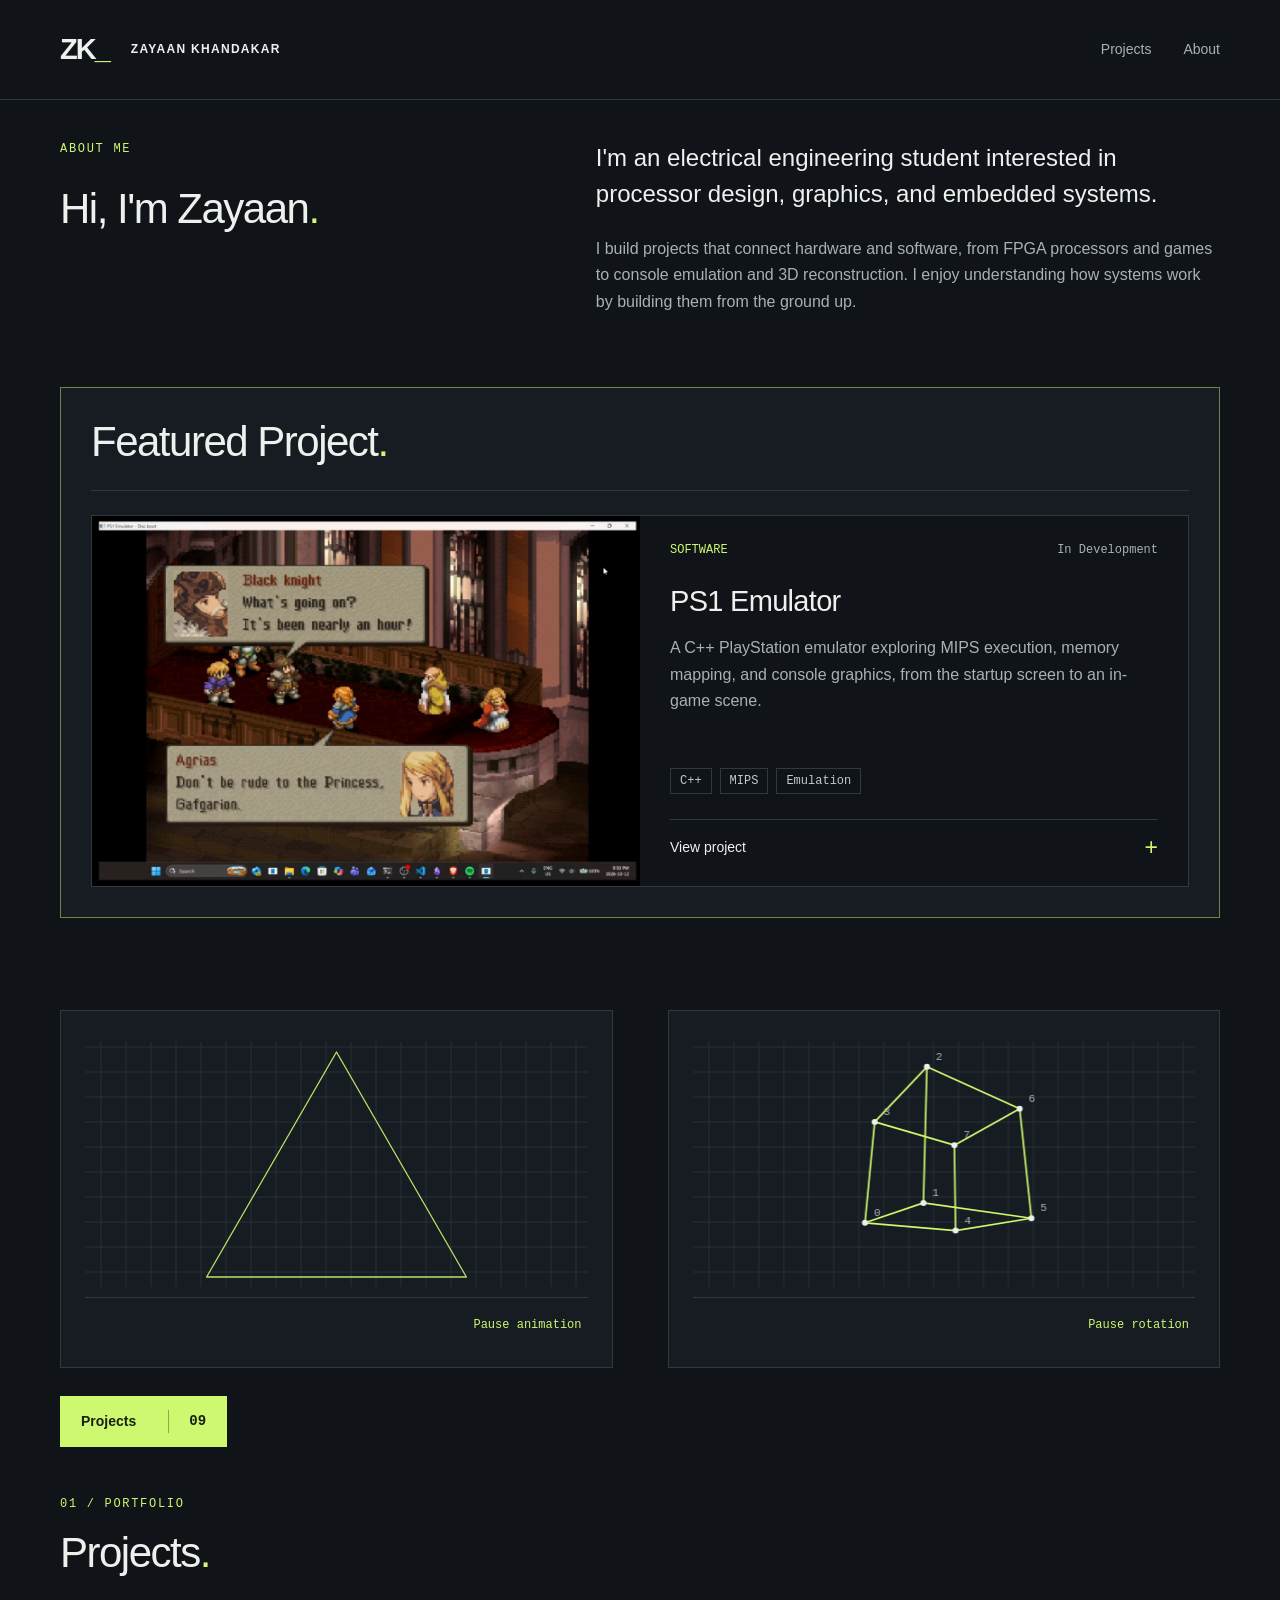
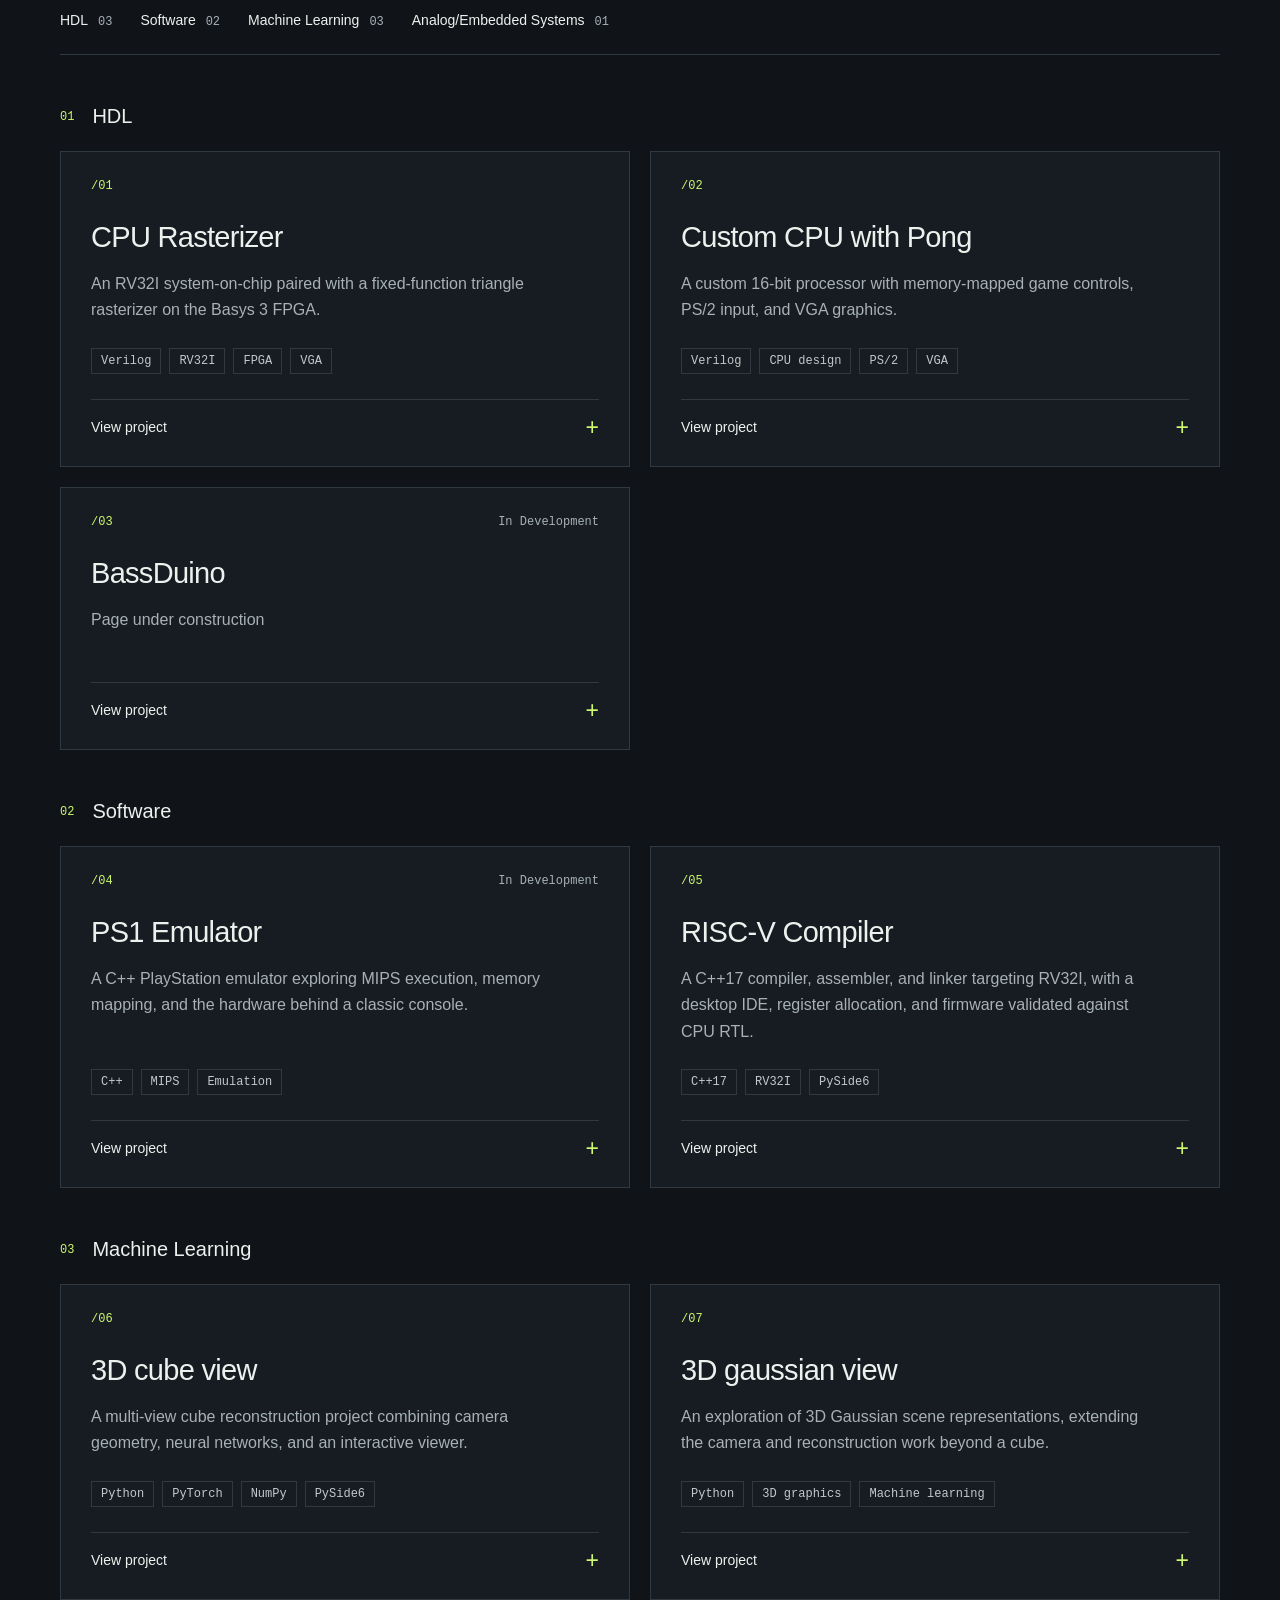
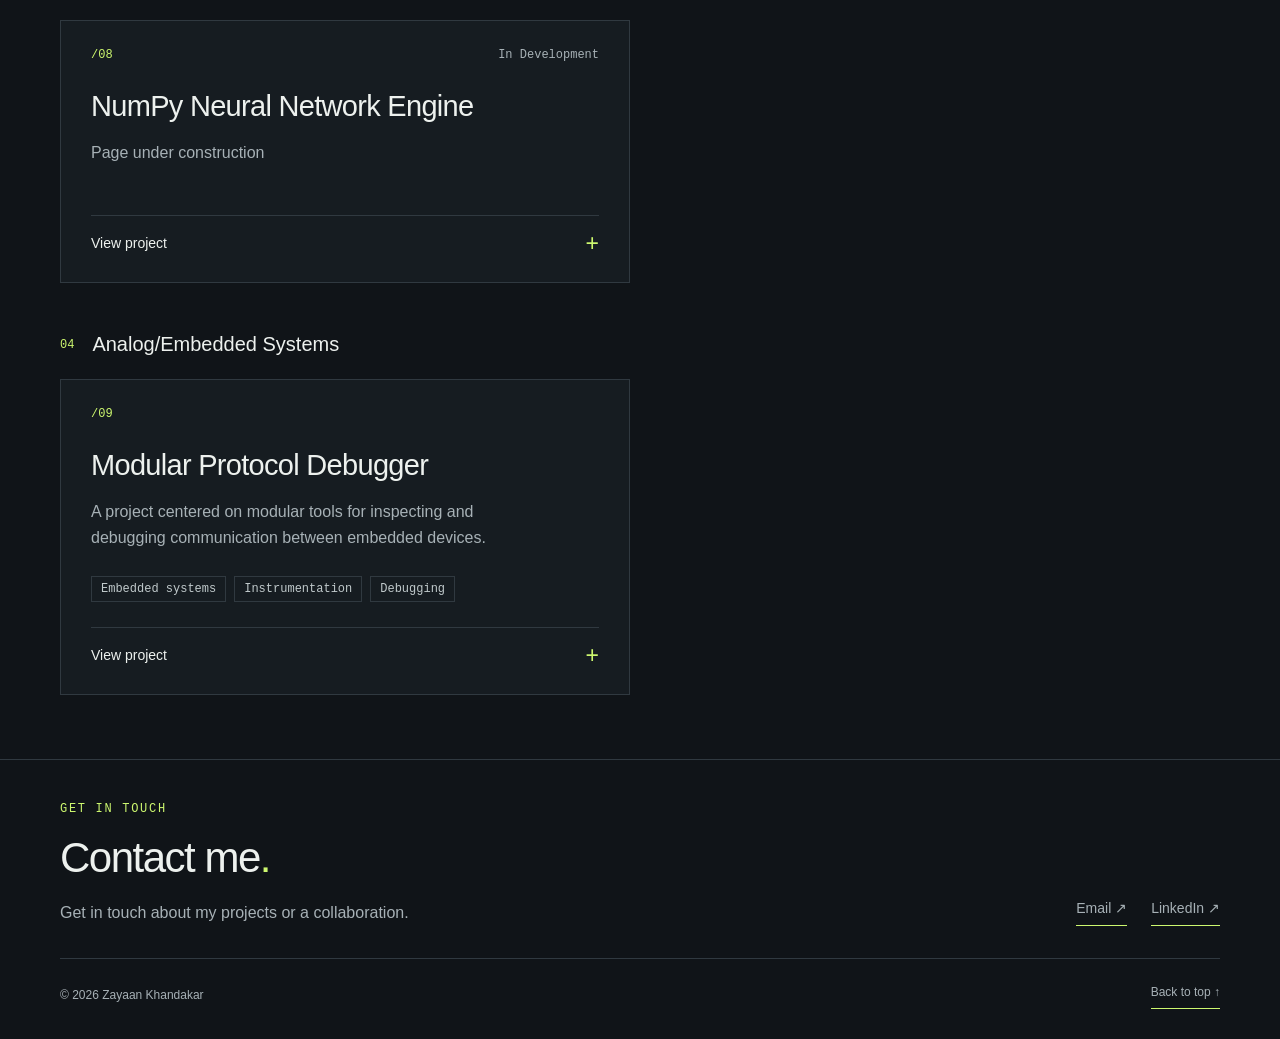
<file: index.html>
<!doctype html>
<html lang="en">

<head>
    <meta charset="utf-8">
    <meta name="viewport" content="width=device-width,initial-scale=1">
    <meta name="description"
        content="Zayaan Khandakar — Electrical engineering portfolio. FPGA processors, graphics, systems software, machine learning, and embedded instrumentation.">
    <meta name="theme-color" content="#101418">
    <title>Engineering portfolio | Zayaan Khandakar</title>
    <link rel="icon" href="assets/favicon.svg" type="image/svg+xml">
    <link rel="stylesheet" href="assets/style.css">
    <script defer src="assets/site.js"></script>
    <script defer src="assets/sierpinski.js"></script>
</head>

<body><a class="skip" href="#main">Skip to content</a>
    <header><a class="brand" href="index.html" aria-label="Zayaan Khandakar home"><span
                class="monogram">ZK<span>_</span></span><span>ZAYAAN KHANDAKAR</span></a>
        <nav aria-label="Main navigation"><a href="index.html#projects">Projects</a><a href="index.html#about">About</a></nav>
    </header>
    <main id="main">
        <section id="about" class="about about-intro" aria-labelledby="about-title">
            <div>
                <p class="eyebrow">ABOUT ME</p>
                <h2 id="about-title">Hi, I'm Zayaan<span class="accent">.</span></h2>
            </div>
            <div>
                <p class="about-lead">I'm an electrical engineering student interested in processor design,
                    graphics, and embedded systems.</p>
                <p>I build projects that connect hardware and software, from FPGA processors and games
                    to console emulation and 3D reconstruction. I enjoy understanding how systems work
                    by building them from the ground up.</p>
            </div>
        </section>
        <section id="featured-project" class="featured-project" aria-labelledby="featured-title">
            <div class="section-heading">
                <h2 id="featured-title">Featured Project<span class="accent">.</span></h2>
            </div>
            <article class="project-card">
                <a class="featured-link" href="projects/ps1-emulator.html">
                    <img class="featured-image" src="assets/PS1_Emulator/ps1demosc.png" width="2432" height="1640"
                        alt="PS1 emulator displaying an in-game scene with character sprites and dialogue"
                        decoding="async">
                    <div class="card-link">
                        <div class="card-top"><span class="project-number">SOFTWARE</span><span class="status">In Development</span></div>
                        <h3 class="featured-name">PS1 Emulator</h3>
                        <p>A C++ PlayStation emulator exploring MIPS execution, memory mapping, and console
                            graphics, from the startup screen to an in-game scene.</p>
                        <div class="tags"><span>C++</span><span>MIPS</span><span>Emulation</span></div>
                        <div class="card-bottom"><span>View project</span><span aria-hidden="true">+</span></div>
                    </div>
                </a>
            </article>
        </section>
        <section class="hero">
            <div class="hero-copy">
                <div class="hero-lab sierpinski-panel">
                    <canvas id="sierpinski" role="img" aria-label="Animated Sierpiński triangle"></canvas>

                    <div class="lab-bottom sierpinski-controls">
                        <button id="sierpinski-pause" type="button" aria-pressed="false">
                            Pause animation
                        </button>
                    </div>
                </div>

                <a class="button" href="#projects">
                    Projects <span>09</span>
                </a>
            </div>

            <div class="hero-lab">
                <div class="lab-top"><span></span><span></span></div><canvas id="cube"></canvas>
                <div class="lab-bottom"><span></span><button id="motion" type="button" aria-pressed="false"></button>
                </div>
                <p class="lab-caption"></p>
            </div>

        </section>

        </section>
        <section id="projects" class="projects">
            <div class="section-heading">
                <div>
                    <p class="eyebrow">01 / PORTFOLIO</p>
                    <h2>Projects<span class="accent">.</span></h2>
                </div>
            </div>
            <nav class="category-nav" aria-label="Project categories"><a href="#hdl">HDL<span>03</span></a><a
                    href="#software">Software<span>02</span></a><a href="#machine-learning">Machine
                    Learning<span>03</span></a><a href="#embedded">Analog/Embedded Systems<span>01</span></a></nav>
            <section id="hdl" class="category">
                <div class="category-title"><span>01</span>
                    <h3>HDL</h3>
                </div>
                <div class="project-grid">
                    <article class="project-card"><a class="card-link" href="projects/cpu-rasterizer.html">
                            <div class="card-top"><span class="project-number">/01</span><span class="status"></span></div>
                            <h4>CPU Rasterizer</h4>
                            <p>An RV32I system-on-chip paired with a fixed-function triangle rasterizer on the Basys 3
                                FPGA.</p>
                            <div class="tags"><span>Verilog</span><span>RV32I</span><span>FPGA</span><span>VGA</span>
                            </div>
                            <div class="card-bottom"><span>View project</span><span aria-hidden="true">+</span></div>
                        </a></article>
                    <article class="project-card"><a class="card-link" href="projects/custom-cpu-pong.html">
                            <div class="card-top"><span class="project-number">/02</span><span class="status"></span></div>
                            <h4>Custom CPU with Pong</h4>
                            <p>A custom 16-bit processor with memory-mapped game controls, PS/2 input, and VGA graphics.
                            </p>
                            <div class="tags"><span>Verilog</span><span>CPU
                                    design</span><span>PS/2</span><span>VGA</span></div>
                            <div class="card-bottom"><span>View project</span><span aria-hidden="true">+</span></div>
                        </a></article>
                    <article class="project-card"><a class="card-link" href="projects/bassduino.html">
                            <div class="card-top"><span class="project-number">/03</span><span class="status">In Development</span></div>
                            <h4>BassDuino</h4>
                            <p>Page under construction</p>
                            <div class="card-bottom"><span>View project</span><span aria-hidden="true">+</span></div>
                        </a></article>
                </div>
            </section>
            <section id="software" class="category">
                <div class="category-title"><span>02</span>
                    <h3>Software</h3>
                </div>
                <div class="project-grid">
                    <article class="project-card"><a class="card-link" href="projects/ps1-emulator.html">
                            <div class="card-top"><span class="project-number">/04</span><span class="status">In
                                    Development</span></div>
                            <h4>PS1 Emulator</h4>
                            <p>A C++ PlayStation emulator exploring MIPS execution, memory mapping, and the hardware
                                behind a classic console.</p>
                            <div class="tags"><span>C++</span><span>MIPS</span><span>Emulation</span></div>
                            <div class="card-bottom"><span>View project</span><span aria-hidden="true">+</span></div>
                        </a></article>
                    <article class="project-card"><a class="card-link" href="projects/risc-v-compiler.html">
                            <div class="card-top"><span class="project-number">/05</span><span class="status"></span></div>
                            <h4>RISC-V Compiler</h4>
                            <p>A C++17 compiler, assembler, and linker targeting RV32I, with a desktop IDE,
                                register allocation, and firmware validated against CPU RTL.</p>
                            <div class="tags"><span>C++17</span><span>RV32I</span><span>PySide6</span></div>
                            <div class="card-bottom"><span>View project</span><span aria-hidden="true">+</span></div>
                        </a></article>
                </div>
            </section>
            <section id="machine-learning" class="category">
                <div class="category-title"><span>03</span>
                    <h3>Machine Learning</h3>
                </div>
                <div class="project-grid">
                    <article class="project-card"><a class="card-link" href="projects/3d-cube-view.html">
                            <div class="card-top"><span class="project-number">/06</span><span class="status"></span></div>
                            <h4>3D cube view</h4>
                            <p>A multi-view cube reconstruction project combining camera geometry, neural networks, and
                                an interactive viewer.</p>
                            <div class="tags">
                                <span>Python</span><span>PyTorch</span><span>NumPy</span><span>PySide6</span>
                            </div>
                            <div class="card-bottom"><span>View project</span><span aria-hidden="true">+</span></div>
                        </a></article>
                    <article class="project-card"><a class="card-link" href="projects/3d-gaussian-view.html">
                            <div class="card-top"><span class="project-number">/07</span><span class="status"></span></div>
                            <h4>3D gaussian view</h4>
                            <p>An exploration of 3D Gaussian scene representations, extending the camera and
                                reconstruction work beyond a cube.</p>
                            <div class="tags"><span>Python</span><span>3D graphics</span><span>Machine learning</span>
                            </div>
                            <div class="card-bottom"><span>View project</span><span aria-hidden="true">+</span></div>
                        </a></article>
                    <article class="project-card"><a class="card-link" href="projects/numpy-neural-network-engine.html">
                            <div class="card-top"><span class="project-number">/08</span><span class="status">In Development</span></div>
                            <h4>NumPy Neural Network Engine</h4>
                            <p>Page under construction</p>
                            <div class="card-bottom"><span>View project</span><span aria-hidden="true">+</span></div>
                        </a></article>
                </div>
            </section>
            <section id="embedded" class="category">
                <div class="category-title"><span>04</span>
                    <h3>Analog/Embedded Systems</h3>
                </div>
                <div class="project-grid">
                    <article class="project-card"><a class="card-link" href="projects/modular-protocol-debugger.html">
                            <div class="card-top"><span class="project-number">/09</span><span class="status"></span></div>
                            <h4>Modular Protocol Debugger</h4>
                            <p>A project centered on modular tools for inspecting and debugging communication between
                                embedded devices.</p>
                            <div class="tags"><span>Embedded
                                    systems</span><span>Instrumentation</span><span>Debugging</span></div>
                            <div class="card-bottom"><span>View project</span><span aria-hidden="true">+</span></div>
                        </a></article>
                </div>
            </section>
        </section>


    </main>
    <footer id="contact" class="contact-footer" aria-labelledby="contact-title">
        <div class="contact-main">
            <div>
                <p class="eyebrow">GET IN TOUCH</p>
                <h2 id="contact-title">Contact me<span class="accent">.</span></h2>
                <p>Get in touch about my projects or a collaboration.</p>
            </div>
            <nav class="contact-links" aria-label="Contact links">
                <a class="text-link" href="mailto:zayaankhandakar@gmail.com">Email &nearr;</a>
                <a class="text-link" href="https://www.linkedin.com/in/zayaan-k/">LinkedIn &nearr;</a>
            </nav>
        </div>
        <div class="contact-bottom">
            <span>&copy; 2026 Zayaan Khandakar</span>
            <a class="text-link" href="#main">Back to top &uarr;</a>
        </div>
    </footer>
    <!-- Cloudflare Web Analytics --><script defer src='https://static.cloudflareinsights.com/beacon.min.js' data-cf-beacon='{"token": "0dc039c1345f4ae7b51e51132cb0a4e8"}'></script><!-- End Cloudflare Web Analytics -->
</body>

</html>
</file>
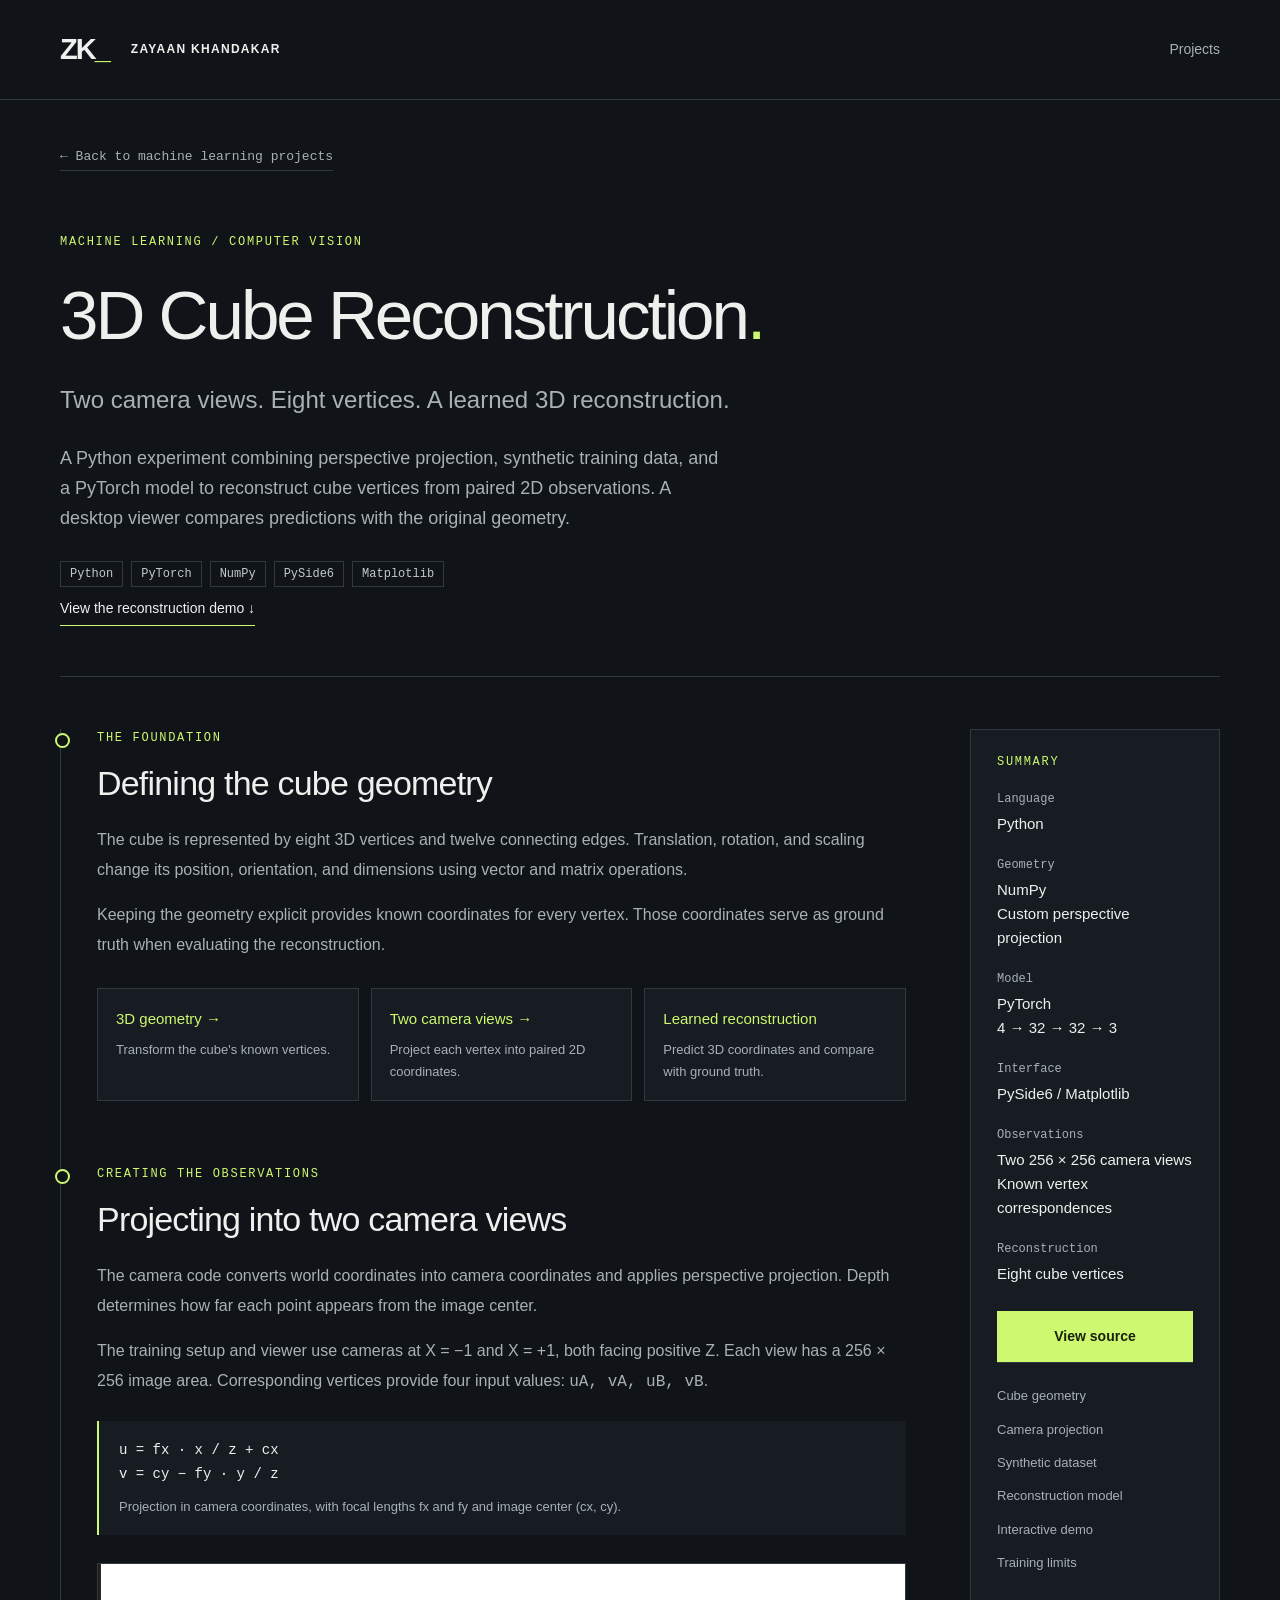
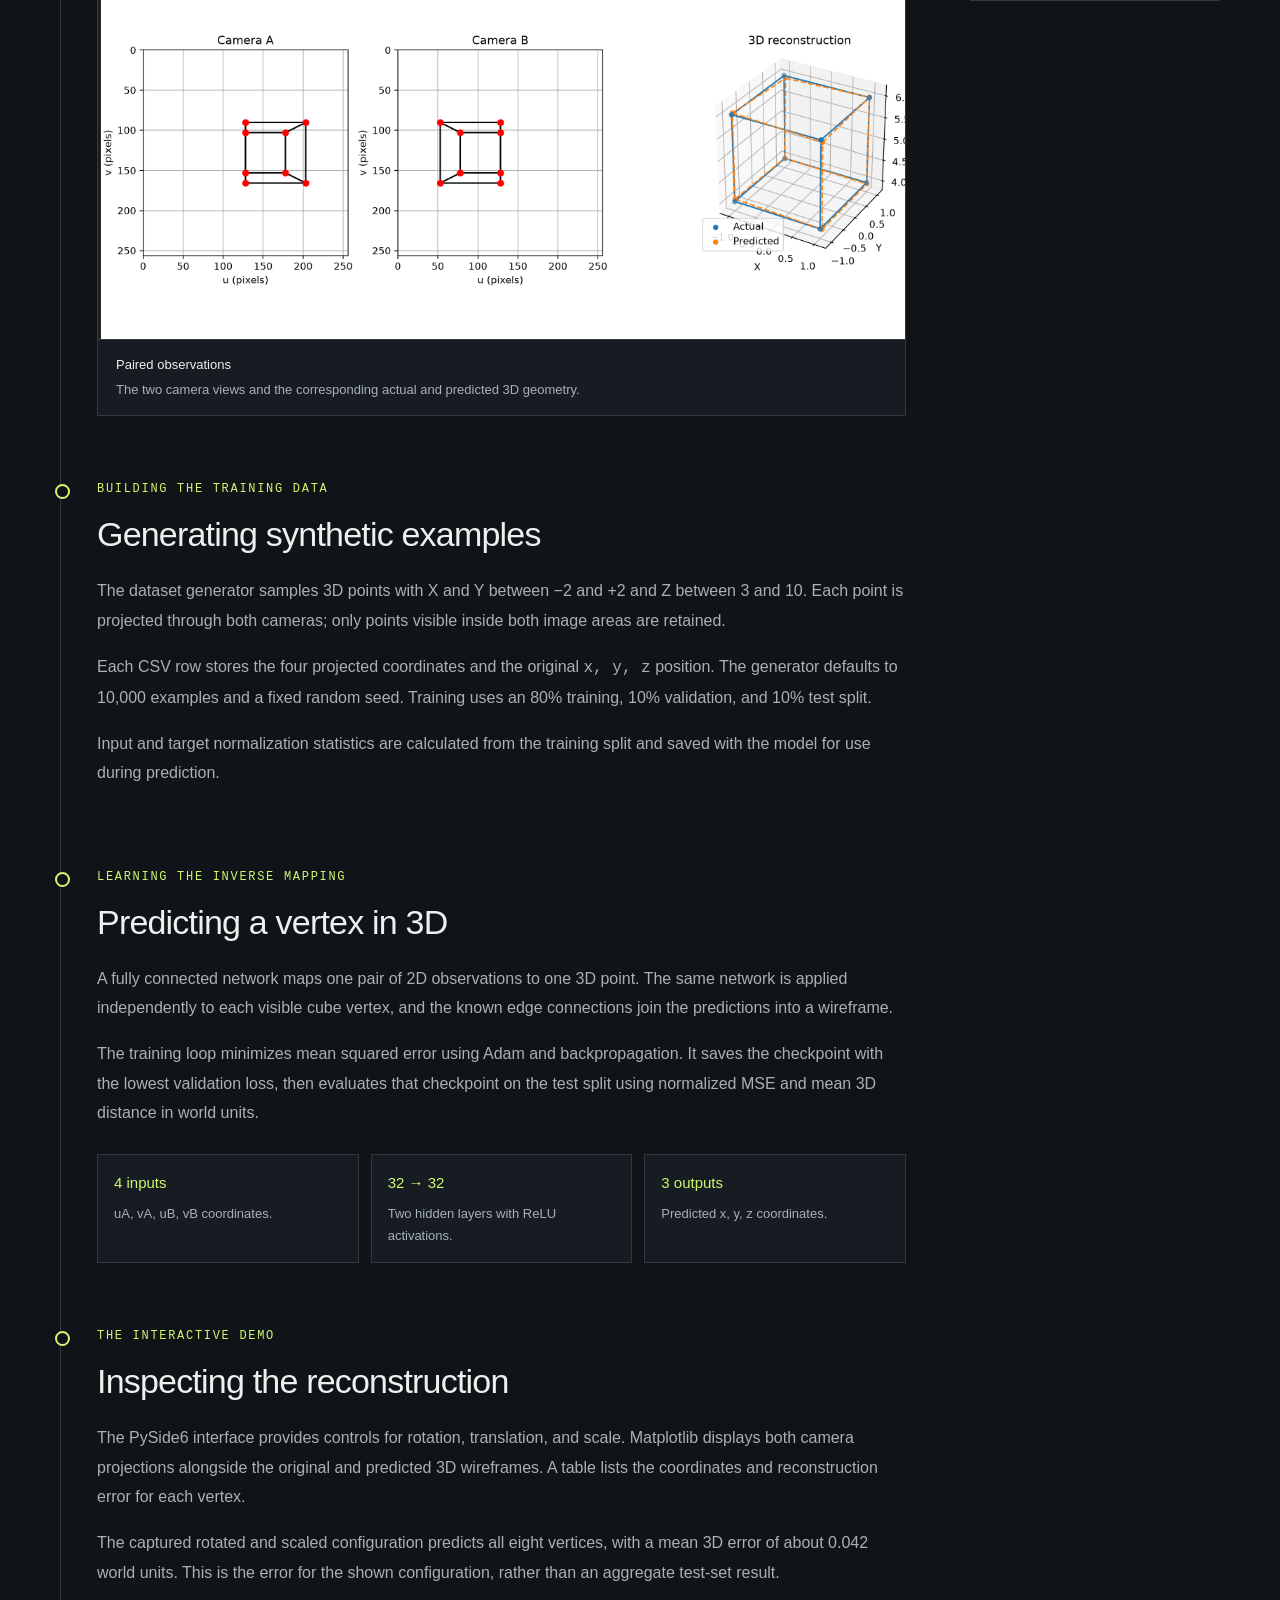
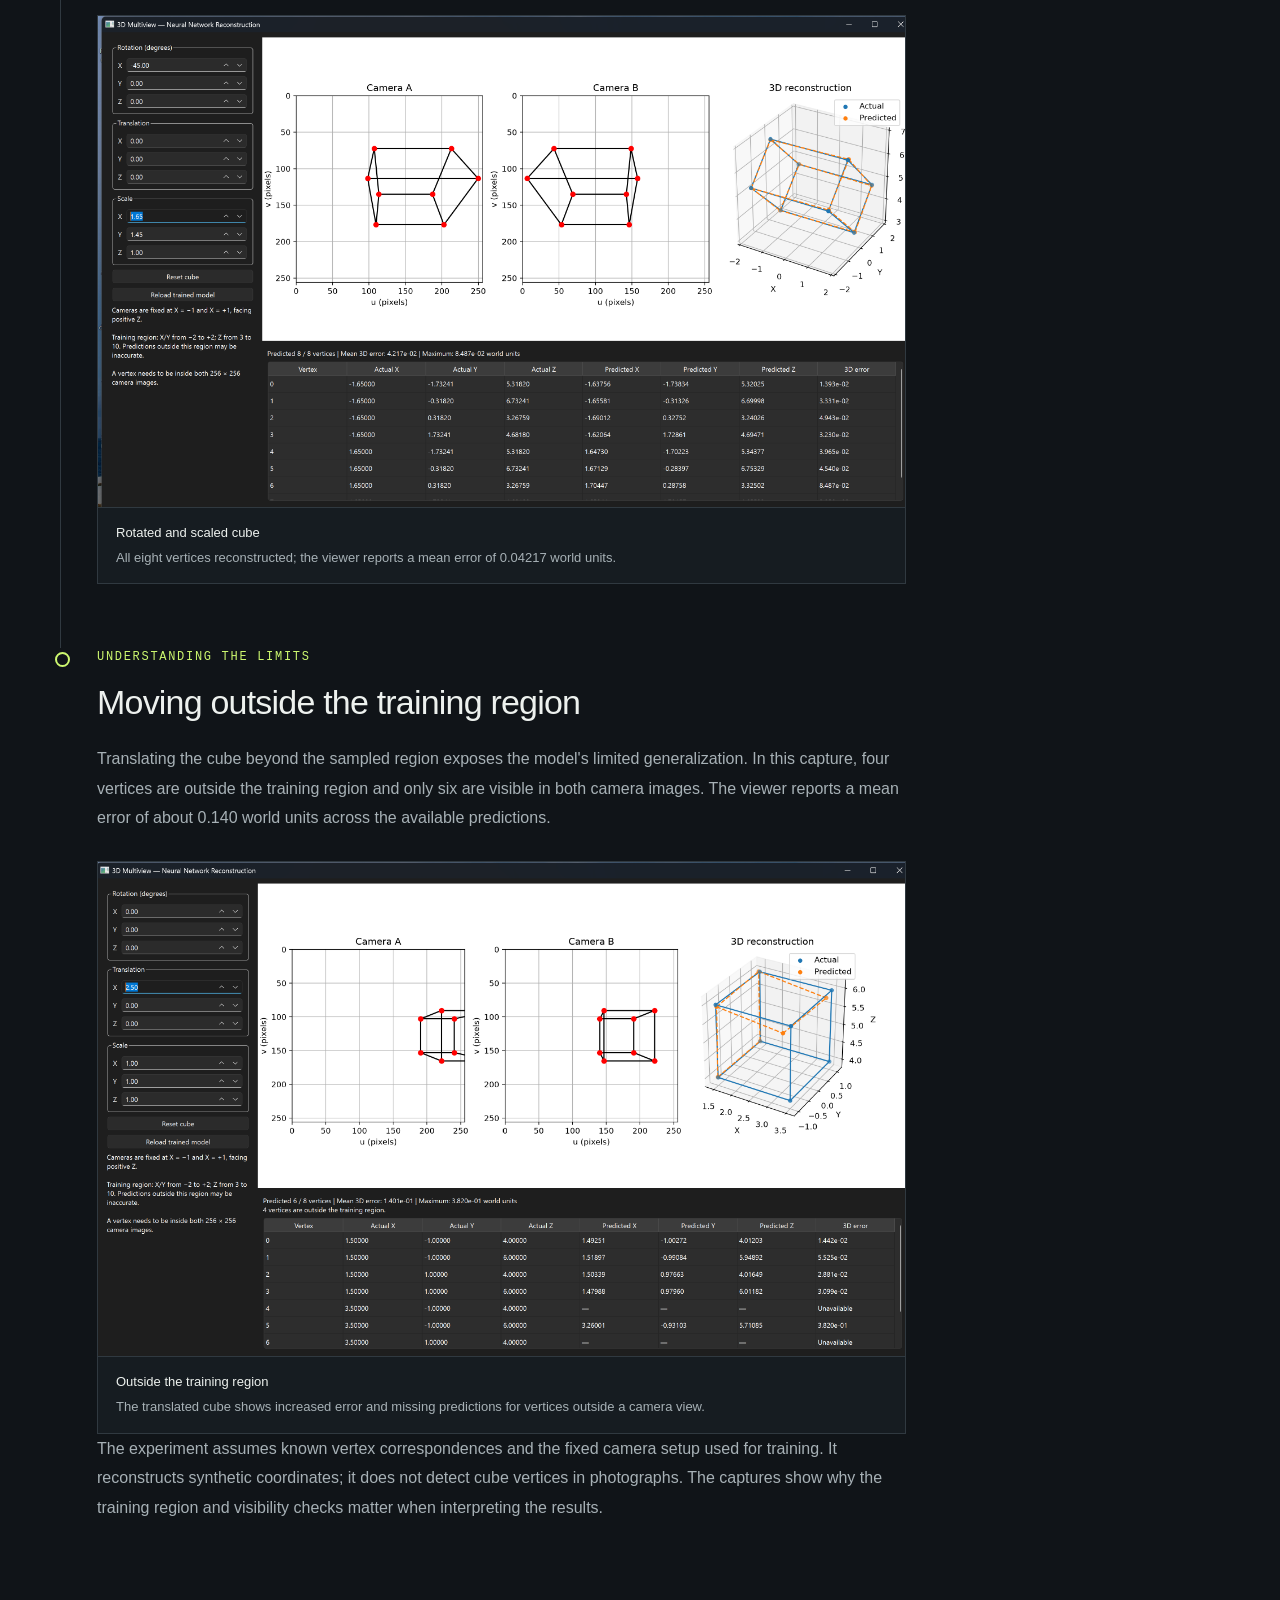
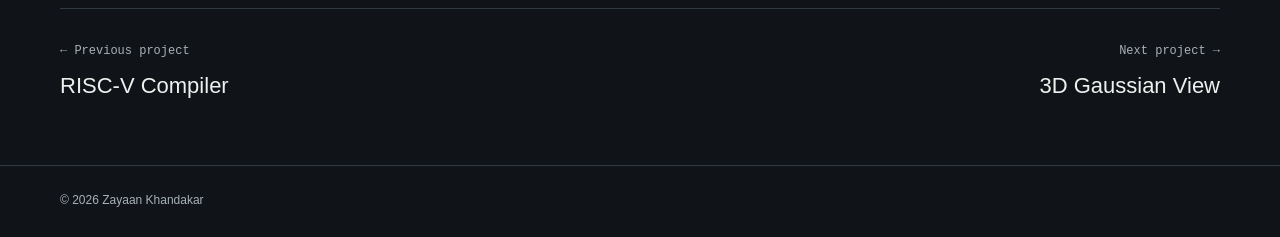
<file: projects/3d-cube-view.html>
<!doctype html>
<html lang="en">
<head>
    <meta charset="utf-8">
    <meta name="viewport" content="width=device-width,initial-scale=1">
    <meta name="description" content="A Python experiment reconstructing a 3D cube from paired 2D vertex observations, using custom perspective projection, synthetic data, PyTorch, and an interactive PySide6 viewer.">
    <meta name="theme-color" content="#101418">
    <title>3D Cube Reconstruction | Zayaan Khandakar</title>
    <link rel="icon" href="../assets/favicon.svg" type="image/svg+xml">
    <link rel="stylesheet" href="../assets/style.css">
    <link rel="stylesheet" href="../assets/project-story.css">
    <link rel="stylesheet" href="../assets/project-technical.css">
</head>
<body>
    <a class="skip" href="#main">Skip to content</a>
    <header>
        <a class="brand" href="../index.html" aria-label="Zayaan Khandakar home">
            <span class="monogram">ZK<span>_</span></span><span>ZAYAAN KHANDAKAR</span>
        </a>
        <nav aria-label="Main navigation"><a href="../index.html#projects">Projects</a></nav>
    </header>
    <main id="main" class="detail story-project cube-project">
        <a class="back" href="../index.html#machine-learning">&larr; Back to machine learning projects</a>
        <section class="detail-hero" aria-labelledby="project-title">
            <p class="eyebrow">MACHINE LEARNING / COMPUTER VISION</p>
            <h1 id="project-title">3D Cube Reconstruction<span class="accent">.</span></h1>
            <p class="subtitle">Two camera views. Eight vertices. A learned 3D reconstruction.</p>
            <p class="project-summary">A Python experiment combining perspective projection,
                synthetic training data, and a PyTorch model to reconstruct cube vertices from paired
                2D observations. A desktop viewer compares predictions with the original geometry.</p>
            <div class="tags" aria-label="Project technologies">
                <span>Python</span><span>PyTorch</span><span>NumPy</span><span>PySide6</span><span>Matplotlib</span>
            </div>
            <a class="text-link" href="#viewer">View the reconstruction demo &darr;</a>
        </section>
        <div class="detail-body">
            <article class="project-story" aria-label="Cube reconstruction development story">
                <section class="story-entry" aria-labelledby="geometry">
                    <p class="eyebrow">THE FOUNDATION</p>
                    <h2 id="geometry">Defining the cube geometry</h2>
                    <p>The cube is represented by eight 3D vertices and twelve connecting edges.
                        Translation, rotation, and scaling change its position, orientation, and dimensions
                        using vector and matrix operations.</p>
                    <p>Keeping the geometry explicit provides known coordinates for every vertex.
                        Those coordinates serve as ground truth when evaluating the reconstruction.</p>
                    <ol class="signal-flow" aria-label="Flow from cube geometry to reconstruction">
                        <li><strong>3D geometry &rarr;</strong><span>Transform the cube's known vertices.</span></li>
                        <li><strong>Two camera views &rarr;</strong><span>Project each vertex into paired 2D coordinates.</span></li>
                        <li><strong>Learned reconstruction</strong><span>Predict 3D coordinates and compare with ground truth.</span></li>
                    </ol>
                </section>
                <section class="story-entry" aria-labelledby="projection">
                    <p class="eyebrow">CREATING THE OBSERVATIONS</p>
                    <h2 id="projection">Projecting into two camera views</h2>
                    <p>The camera code converts world coordinates into camera coordinates and applies
                        perspective projection. Depth determines how far each point appears from the
                        image center.</p>
                    <p>The training setup and viewer use cameras at X = &minus;1 and X = +1, both facing
                        positive Z. Each view has a 256 &times; 256 image area. Corresponding vertices
                        provide four input values: <code>uA, vA, uB, vB</code>.</p>
                    <div class="coverage-rule">
                        <code>u = fx &middot; x / z + cx</code>
                        <code>v = cy &minus; fy &middot; y / z</code>
                        <p>Projection in camera coordinates, with focal lengths fx and fy and image center (cx, cy).</p>
                    </div>
                    <figure class="project-media">
                        <a href="../assets/Cube_Reconstruction/camera-views.png" aria-label="Open full-size camera views and reconstruction preview">
                            <img src="../assets/Cube_Reconstruction/camera-views.png" width="2304" height="1070"
                                alt="Two projected cube views beside a 3D plot comparing actual blue vertices with predicted orange vertices"
                                loading="lazy" decoding="async">
                        </a>
                        <figcaption><span>Paired observations</span>The two camera views and the corresponding actual and predicted 3D geometry.</figcaption>
                    </figure>
                </section>
                <section class="story-entry" aria-labelledby="dataset">
                    <p class="eyebrow">BUILDING THE TRAINING DATA</p>
                    <h2 id="dataset">Generating synthetic examples</h2>
                    <p>The dataset generator samples 3D points with X and Y between &minus;2 and +2
                        and Z between 3 and 10. Each point is projected through both cameras; only points
                        visible inside both image areas are retained.</p>
                    <p>Each CSV row stores the four projected coordinates and the original
                        <code>x, y, z</code> position. The generator defaults to 10,000 examples and a
                        fixed random seed. Training uses an 80% training, 10% validation, and 10% test split.</p>
                    <p>Input and target normalization statistics are calculated from the training split
                        and saved with the model for use during prediction.</p>
                </section>
                <section class="story-entry" aria-labelledby="model">
                    <p class="eyebrow">LEARNING THE INVERSE MAPPING</p>
                    <h2 id="model">Predicting a vertex in 3D</h2>
                    <p>A fully connected network maps one pair of 2D observations to one 3D point.
                        The same network is applied independently to each visible cube vertex, and
                        the known edge connections join the predictions into a wireframe.</p>
                    <p>The training loop minimizes mean squared error using Adam and backpropagation.
                        It saves the checkpoint with the lowest validation loss, then evaluates that
                        checkpoint on the test split using normalized MSE and mean 3D distance in world units.</p>
                    <div class="architecture-notes" aria-label="Neural network architecture">
                        <div><h3>4 inputs</h3><p>uA, vA, uB, vB coordinates.</p></div>
                        <div><h3>32 &rarr; 32</h3><p>Two hidden layers with ReLU activations.</p></div>
                        <div><h3>3 outputs</h3><p>Predicted x, y, z coordinates.</p></div>
                    </div>
                </section>
                <section class="story-entry" aria-labelledby="viewer">
                    <p class="eyebrow">THE INTERACTIVE DEMO</p>
                    <h2 id="viewer">Inspecting the reconstruction</h2>
                    <p>The PySide6 interface provides controls for rotation, translation, and scale.
                        Matplotlib displays both camera projections alongside the original and predicted
                        3D wireframes. A table lists the coordinates and reconstruction error for each vertex.</p>
                    <p>The captured rotated and scaled configuration predicts all eight vertices,
                        with a mean 3D error of about 0.042 world units. This is the error for the shown
                        configuration, rather than an aggregate test-set result.</p>
                    <figure class="project-media">
                        <a href="../assets/Cube_Reconstruction/interactive-reconstruction.png" aria-label="Open full-size interactive reconstruction screenshot">
                            <img src="../assets/Cube_Reconstruction/interactive-reconstruction.png" width="2866" height="1742"
                                alt="Desktop viewer with rotation and scale controls, two camera views, overlapping actual and predicted wireframes, and a per-vertex error table"
                                loading="lazy" decoding="async">
                        </a>
                        <figcaption><span>Rotated and scaled cube</span>All eight vertices reconstructed; the viewer reports a mean error of 0.04217 world units.</figcaption>
                    </figure>
                </section>
                <section class="story-entry" aria-labelledby="limits">
                    <p class="eyebrow">UNDERSTANDING THE LIMITS</p>
                    <h2 id="limits">Moving outside the training region</h2>
                    <p>Translating the cube beyond the sampled region exposes the model's limited
                        generalization. In this capture, four vertices are outside the training region
                        and only six are visible in both camera images. The viewer reports a mean error
                        of about 0.140 world units across the available predictions.</p>
                    <figure class="project-media">
                        <a href="../assets/Cube_Reconstruction/outside-training-region.png" aria-label="Open full-size screenshot outside the training region">
                            <img src="../assets/Cube_Reconstruction/outside-training-region.png" width="2852" height="1746"
                                alt="Cube translated along X beyond the training region, with six of eight vertices predicted and visible differences between actual and predicted geometry"
                                loading="lazy" decoding="async">
                        </a>
                        <figcaption><span>Outside the training region</span>The translated cube shows increased error and missing predictions for vertices outside a camera view.</figcaption>
                    </figure>
                    <p>The experiment assumes known vertex correspondences and the fixed camera setup
                        used for training. It reconstructs synthetic coordinates; it does not detect
                        cube vertices in photographs. The captures show why the training region and
                        visibility checks matter when interpreting the results.</p>
                </section>
            </article>
            <aside class="story-sidebar" aria-labelledby="project-details">
                <h2 id="project-details" class="eyebrow">SUMMARY</h2>
                <dl>
                    <dt>Language</dt><dd>Python</dd>
                    <dt>Geometry</dt><dd>NumPy<br>Custom perspective projection</dd>
                    <dt>Model</dt><dd>PyTorch<br>4 &rarr; 32 &rarr; 32 &rarr; 3</dd>
                    <dt>Interface</dt><dd>PySide6 / Matplotlib</dd>
                    <dt>Observations</dt><dd>Two 256 &times; 256 camera views<br>Known vertex correspondences</dd>
                    <dt>Reconstruction</dt><dd>Eight cube vertices</dd>
                </dl>
                <a class="button" href="https://github.com/Zayaan-K/Multi-View-3d-Reconstruction">View source</a>
                <nav class="story-nav" aria-label="Project sections">
                    <a href="#geometry">Cube geometry</a>
                    <a href="#projection">Camera projection</a>
                    <a href="#dataset">Synthetic dataset</a>
                    <a href="#model">Reconstruction model</a>
                    <a href="#viewer">Interactive demo</a>
                    <a href="#limits">Training limits</a>
                </nav>
            </aside>
        </div>
        <nav class="project-pagination" aria-label="Adjacent projects">
            <a href="risc-v-compiler.html"><span>&larr; Previous project</span><strong>RISC-V Compiler</strong></a>
            <a href="3d-gaussian-view.html"><span>Next project &rarr;</span><strong>3D Gaussian View</strong></a>
        </nav>
    </main>
    <footer><span>&copy; 2026 Zayaan Khandakar</span></footer>
    <!-- Cloudflare Web Analytics --><script defer src='https://static.cloudflareinsights.com/beacon.min.js' data-cf-beacon='{"token": "0dc039c1345f4ae7b51e51132cb0a4e8"}'></script><!-- End Cloudflare Web Analytics -->
</body>
</html>
</file>
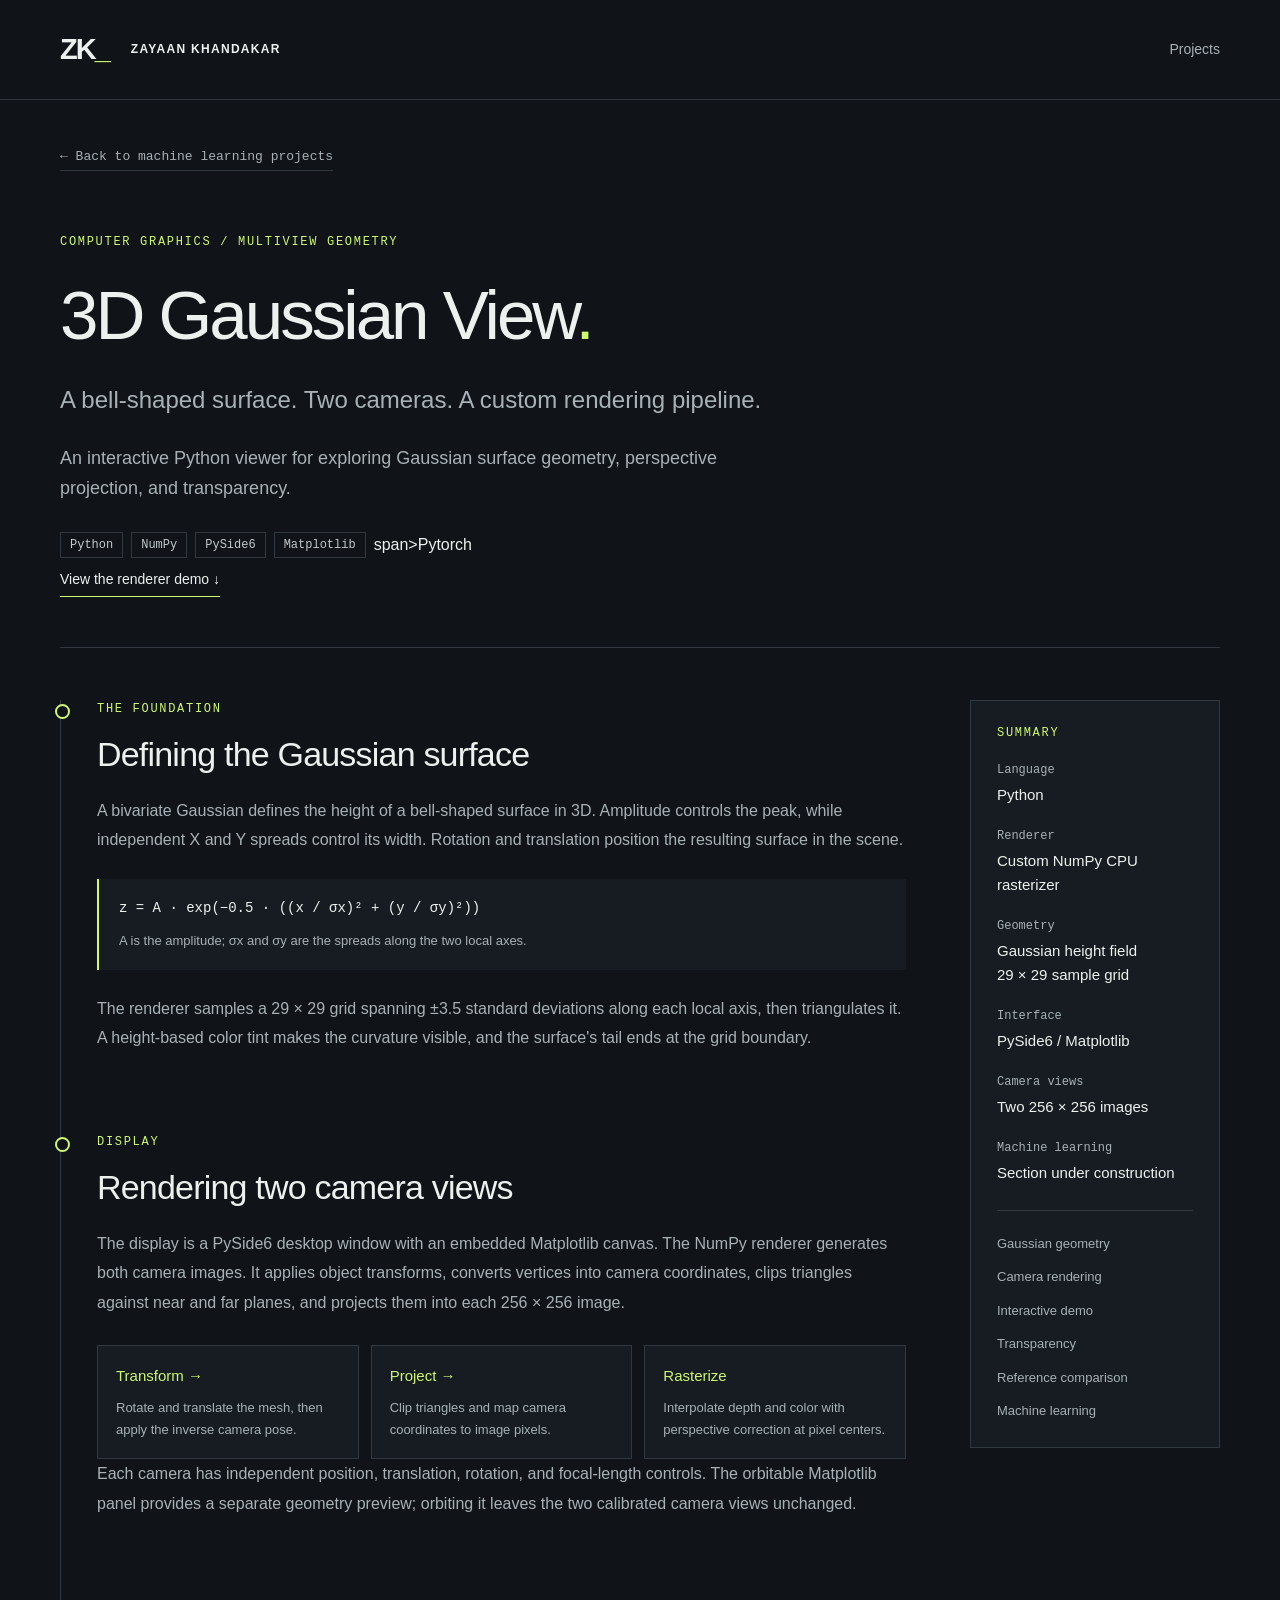
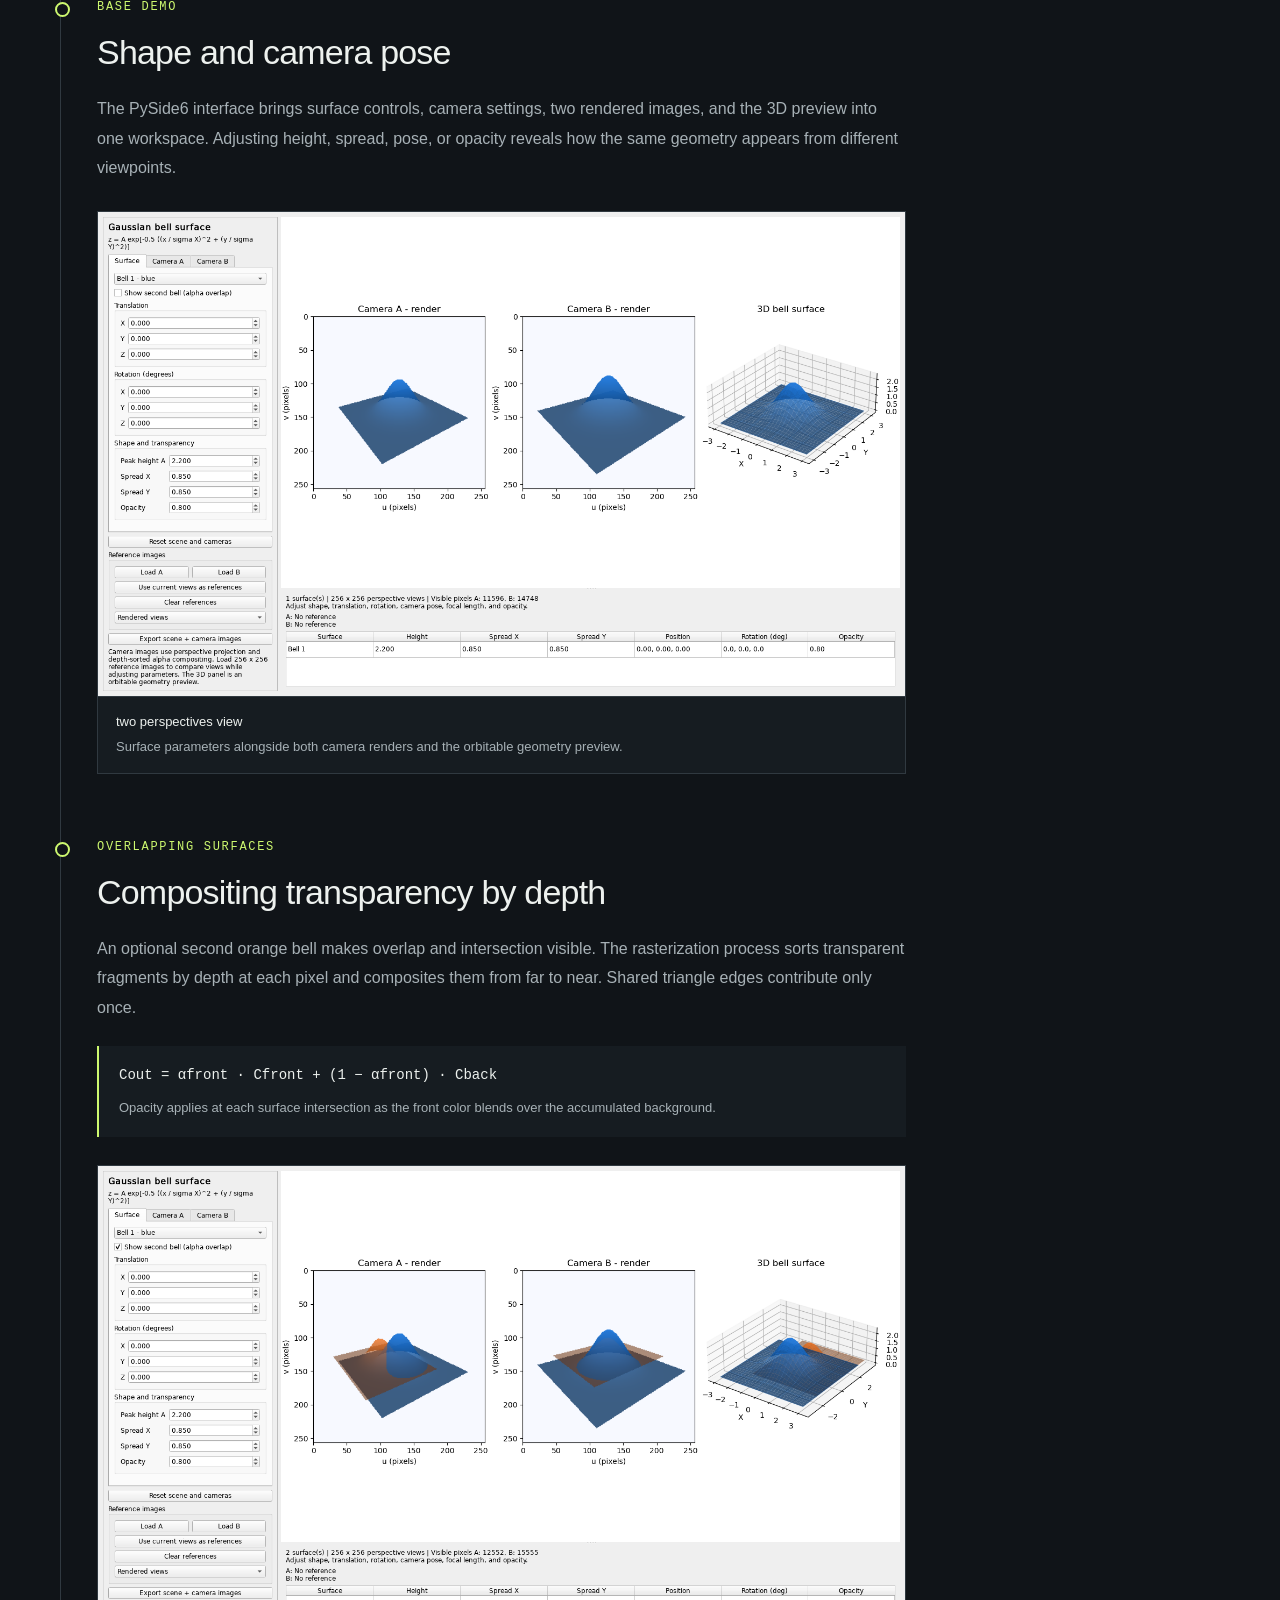
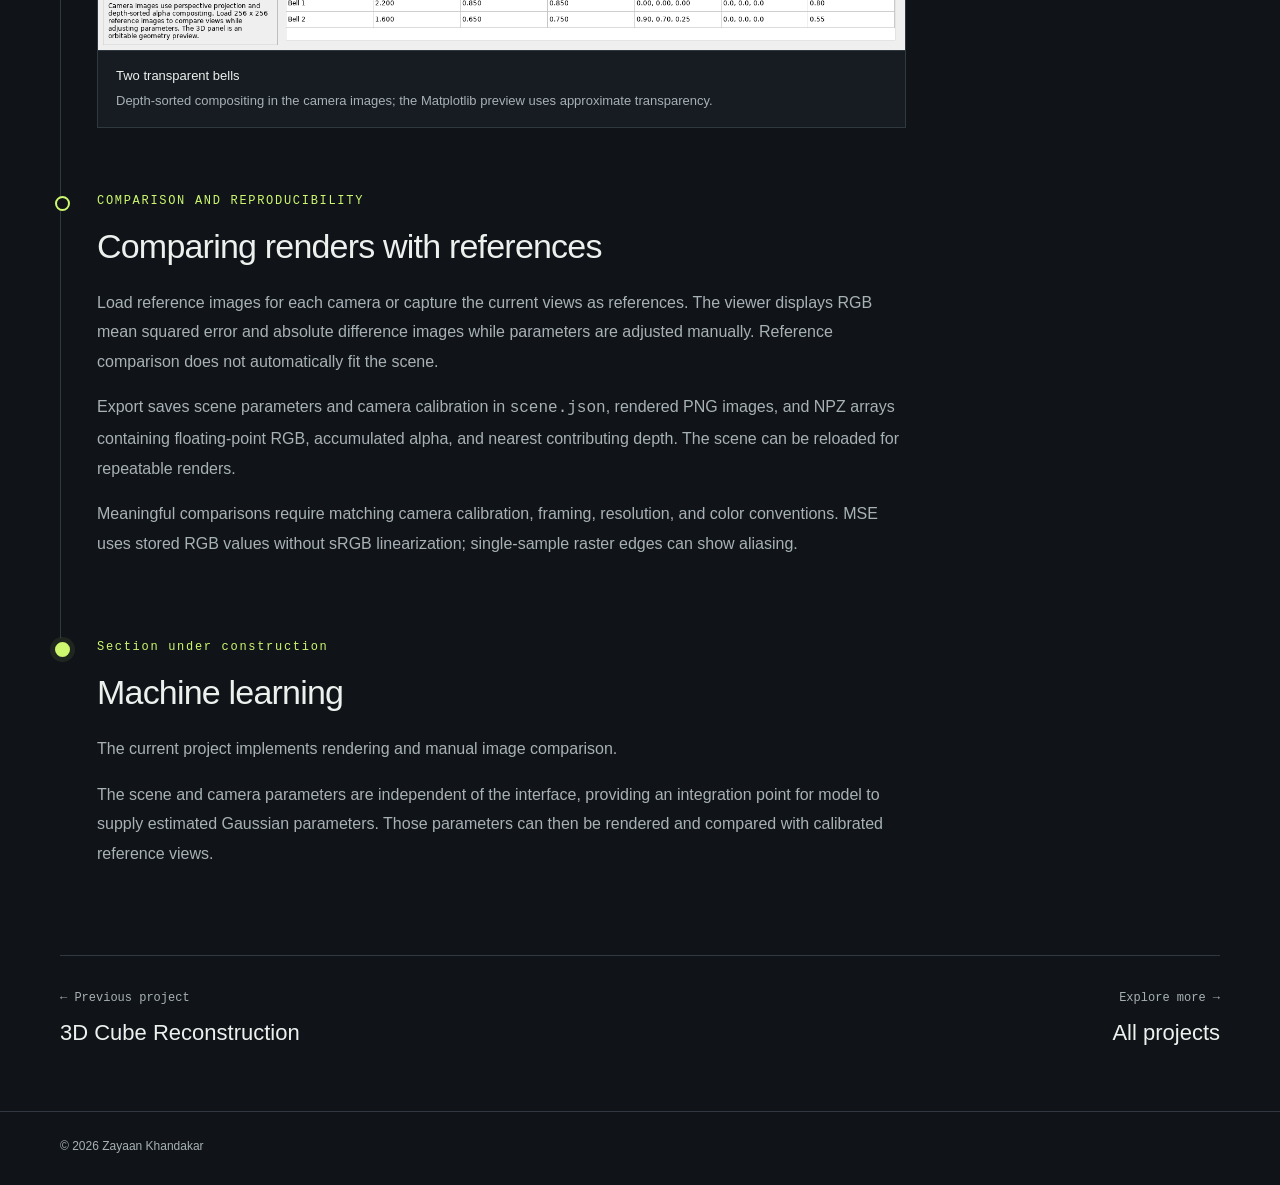
<file: projects/3d-gaussian-view.html>
<!doctype html>
<html lang="en">
<head>
    <meta charset="utf-8">
    <meta name="viewport" content="width=device-width,initial-scale=1">
    <meta name="description" content="A Python Gaussian bell-surface viewer with custom NumPy rendering, two camera views, transparency, and reference-image comparison.">
    <meta name="theme-color" content="#101418">
    <title>3D Gaussian View | Zayaan Khandakar</title>
    <link rel="icon" href="../assets/favicon.svg" type="image/svg+xml">
    <link rel="stylesheet" href="../assets/style.css">
    <link rel="stylesheet" href="../assets/project-story.css">
    <link rel="stylesheet" href="../assets/project-technical.css">
</head>
<body>
    <a class="skip" href="#main">Skip to content</a>
    <header>
        <a class="brand" href="../index.html" aria-label="Zayaan Khandakar home">
            <span class="monogram">ZK<span>_</span></span><span>ZAYAAN KHANDAKAR</span>
        </a>
        <nav aria-label="Main navigation"><a href="../index.html#projects">Projects</a></nav>
    </header>
    <main id="main" class="detail story-project">
        <a class="back" href="../index.html#machine-learning">&larr; Back to machine learning projects</a>
        <section class="detail-hero" aria-labelledby="project-title">
            <p class="eyebrow">COMPUTER GRAPHICS / MULTIVIEW GEOMETRY</p>
            <h1 id="project-title">3D Gaussian View<span class="accent">.</span></h1>
            <p class="subtitle">A bell-shaped surface. Two cameras. A custom rendering pipeline.</p>
            <p class="project-summary">An interactive Python viewer for exploring Gaussian surface geometry,
                perspective projection, and transparency.</p>
            <div class="tags" aria-label="Project technologies">
                <span>Python</span><span>NumPy</span><span>PySide6</span><span>Matplotlib</span>span>Pytorch</span>
            </div>
            <a class="text-link" href="#viewer">View the renderer demo &darr;</a>
        </section>
        <div class="detail-body">
            <article class="project-story" aria-label="Gaussian renderer development story">
                <section class="story-entry" aria-labelledby="geometry">
                    <p class="eyebrow">THE FOUNDATION</p>
                    <h2 id="geometry">Defining the Gaussian surface</h2>
                    <p>A bivariate Gaussian defines the height of a bell-shaped surface in 3D.
                        Amplitude controls the peak, while independent X and Y spreads control its width.
                        Rotation and translation position the resulting surface in the scene.</p>
                    <div class="coverage-rule">
                        <code>z = A &middot; exp(&minus;0.5 &middot; ((x / &sigma;x)&sup2; + (y / &sigma;y)&sup2;))</code>
                        <p>A is the amplitude; &sigma;x and &sigma;y are the spreads along the two local axes.</p>
                    </div>
                    <p>The renderer samples a 29 &times; 29 grid spanning &plusmn;3.5 standard deviations
                        along each local axis, then triangulates it. A height-based color tint makes the
                        curvature visible, and the surface's tail ends at the grid boundary.</p>
                </section>
                <section class="story-entry" aria-labelledby="projection">
                    <p class="eyebrow">DISPLAY</p>
                    <h2 id="projection">Rendering two camera views</h2>
                    <p>The display is a PySide6 desktop window with an embedded Matplotlib canvas. The NumPy renderer generates both camera images. It applies object
                        transforms, converts vertices into camera coordinates, clips triangles against
                        near and far planes, and projects them into each 256 &times; 256 image.</p>
                    <ol class="signal-flow" aria-label="Rendering pipeline">
                        <li><strong>Transform &rarr;</strong><span>Rotate and translate the mesh, then apply the inverse camera pose.</span></li>
                        <li><strong>Project &rarr;</strong><span>Clip triangles and map camera coordinates to image pixels.</span></li>
                        <li><strong>Rasterize</strong><span>Interpolate depth and color with perspective correction at pixel centers.</span></li>
                    </ol>
                    <p>Each camera has independent position, translation, rotation, and focal-length
                        controls. The orbitable Matplotlib panel provides a separate geometry preview;
                        orbiting it leaves the two calibrated camera views unchanged.</p>
                </section>
                <section class="story-entry" aria-labelledby="viewer">
                    <p class="eyebrow">BASE DEMO</p>
                    <h2 id="viewer">Shape and camera pose</h2>
                    <p>The PySide6 interface brings surface controls, camera settings, two rendered
                        images, and the 3D preview into one workspace. Adjusting height, spread, pose,
                        or opacity reveals how the same geometry appears from different viewpoints.</p>
                    <figure class="project-media">
                        <a href="../assets/Gaussian_Renderer/gaussian-view.png" aria-label="Open full-size Gaussian viewer screenshot">
                            <img src="../assets/Gaussian_Renderer/gaussian-view.png" width="1500" height="900"
                                alt="Gaussian surface controls beside two rendered camera images and a blue bell-shaped 3D geometry preview"
                                loading="lazy" decoding="async">
                        </a>
                        <figcaption><span>two perspectives view</span>Surface parameters alongside both camera renders and the orbitable geometry preview.</figcaption>
                    </figure>
                </section>
                <section class="story-entry" aria-labelledby="transparency">
                    <p class="eyebrow">OVERLAPPING SURFACES</p>
                    <h2 id="transparency">Compositing transparency by depth</h2>
                    <p>An optional second orange bell makes overlap and intersection visible.
                        The rasterization process sorts transparent fragments by depth at each pixel and composites
                        them from far to near. Shared triangle edges contribute only once.</p>
                    <div class="coverage-rule">
                        <code>Cout = &alpha;front &middot; Cfront + (1 &minus; &alpha;front) &middot; Cback</code>
                        <p>Opacity applies at each surface intersection as the front color blends over the accumulated background.</p>
                    </div>
                    <figure class="project-media">
                        <a href="../assets/Gaussian_Renderer/alpha-overlap.png" aria-label="Open full-size transparent surface overlap screenshot">
                            <img src="../assets/Gaussian_Renderer/alpha-overlap.png" width="1500" height="900"
                                alt="Overlapping blue and orange Gaussian bells rendered from two cameras beside their 3D preview"
                                loading="lazy" decoding="async">
                        </a>
                        <figcaption><span>Two transparent bells</span>Depth-sorted compositing in the camera images; the Matplotlib preview uses approximate transparency.</figcaption>
                    </figure>
                </section>
                <section class="story-entry" aria-labelledby="comparison">
                    <p class="eyebrow">COMPARISON AND REPRODUCIBILITY</p>
                    <h2 id="comparison">Comparing renders with references</h2>
                    <p>Load reference images for each camera or capture the current views as references.
                        The viewer displays RGB mean squared error and absolute difference images while
                        parameters are adjusted manually. Reference comparison does not automatically fit the scene.</p>
                    <p>Export saves scene parameters and camera calibration in <code>scene.json</code>,
                        rendered PNG images, and NPZ arrays containing floating-point RGB, accumulated
                        alpha, and nearest contributing depth. The scene can be reloaded for repeatable renders.</p>
                    <p>Meaningful comparisons require matching camera calibration, framing, resolution,
                        and color conventions. MSE uses stored RGB values without sRGB linearization;
                        single-sample raster edges can show aliasing.</p>
                </section>
                <section class="story-entry story-entry-current" aria-labelledby="machine-learning">
                    <p class="eyebrow">Section under construction</p>
                    <h2 id="machine-learning">Machine learning</h2>
                    <p>The current project implements rendering and manual image comparison.</p>
                    <p>The scene and camera parameters are independent of the interface, providing an
                        integration point for model to supply estimated Gaussian parameters.
                        Those parameters can then be rendered and compared with calibrated reference views.</p>
                </section>
            </article>
            <aside class="story-sidebar" aria-labelledby="project-details">
                <h2 id="project-details" class="eyebrow">SUMMARY</h2>
                <dl>
                    <dt>Language</dt><dd>Python</dd>
                    <dt>Renderer</dt><dd>Custom NumPy CPU rasterizer</dd>
                    <dt>Geometry</dt><dd>Gaussian height field<br>29 &times; 29 sample grid</dd>
                    <dt>Interface</dt><dd>PySide6 / Matplotlib</dd>
                    <dt>Camera views</dt><dd>Two 256 &times; 256 images</dd>
                    <dt>Machine learning</dt><dd>Section under construction</dd>
                </dl>
                <nav class="story-nav" aria-label="Project sections">
                    <a href="#geometry">Gaussian geometry</a>
                    <a href="#projection">Camera rendering</a>
                    <a href="#viewer">Interactive demo</a>
                    <a href="#transparency">Transparency</a>
                    <a href="#comparison">Reference comparison</a>
                    <a href="#machine-learning">Machine learning</a>
                </nav>
            </aside>
        </div>
        <nav class="project-pagination" aria-label="Adjacent projects">
            <a href="3d-cube-view.html"><span>&larr; Previous project</span><strong>3D Cube Reconstruction</strong></a>
            <a href="../index.html#projects"><span>Explore more &rarr;</span><strong>All projects</strong></a>
        </nav>
    </main>
    <footer><span>&copy; 2026 Zayaan Khandakar</span></footer>
    <!-- Cloudflare Web Analytics --><script defer src='https://static.cloudflareinsights.com/beacon.min.js' data-cf-beacon='{"token": "0dc039c1345f4ae7b51e51132cb0a4e8"}'></script><!-- End Cloudflare Web Analytics -->
</body>
</html>
</file>
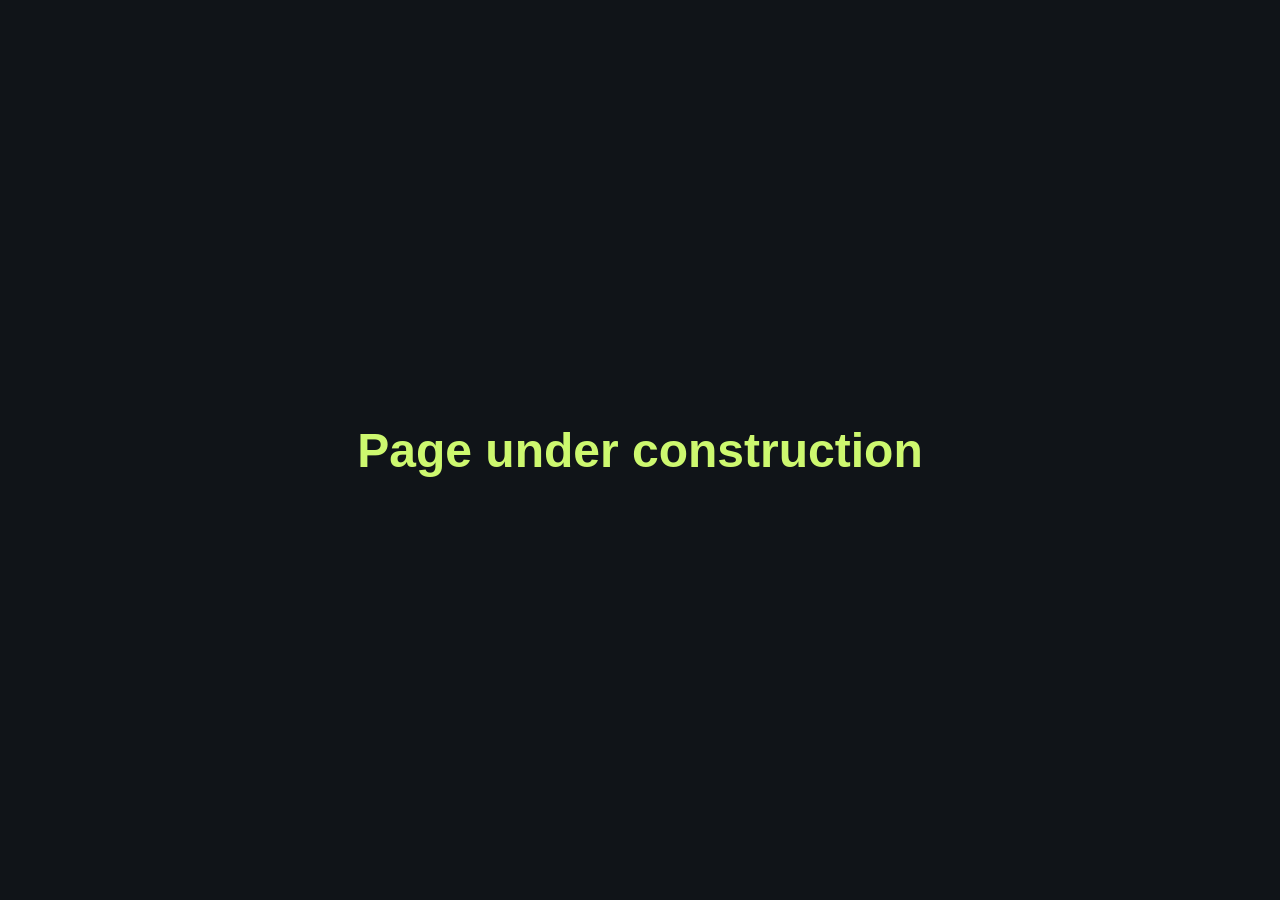
<file: projects/bassduino.html>
<!DOCTYPE html>
<html lang="en">
<head>
  <meta charset="UTF-8">
  <meta name="viewport" content="width=device-width, initial-scale=1">
  <title>BassDuino | Page under construction</title>

  <style>
    body {
      margin: 0;
      min-height: 100vh;
      display: grid;
      place-items: center;
      background: #101418;
      color: #edf1ee;
      font-family: Arial, sans-serif;
      text-align: center;
    }

    main {
      max-width: 600px;
      padding: 32px;
    }

    h1 {
      color: #cdf86f;
      font-size: clamp(32px, 6vw, 48px);
    }

    p {
      color: #a7b1b6;
      font-size: 18px;
      line-height: 1.6;
    }

    a {
      display: inline-block;
      margin-top: 20px;
      padding: 12px 24px;
      border: 1px solid #cdf86f;
      border-radius: 6px;
      color: #cdf86f;
      text-decoration: none;
    }

    a:hover {
      background: #cdf86f;
      color: #101418;
    }
  </style>
</head>

<body>
  <main>
    <h1>Page under construction</h1>
  </main>
    <!-- Cloudflare Web Analytics --><script defer src='https://static.cloudflareinsights.com/beacon.min.js' data-cf-beacon='{"token": "0dc039c1345f4ae7b51e51132cb0a4e8"}'></script><!-- End Cloudflare Web Analytics -->
</body>
</html>
</file>
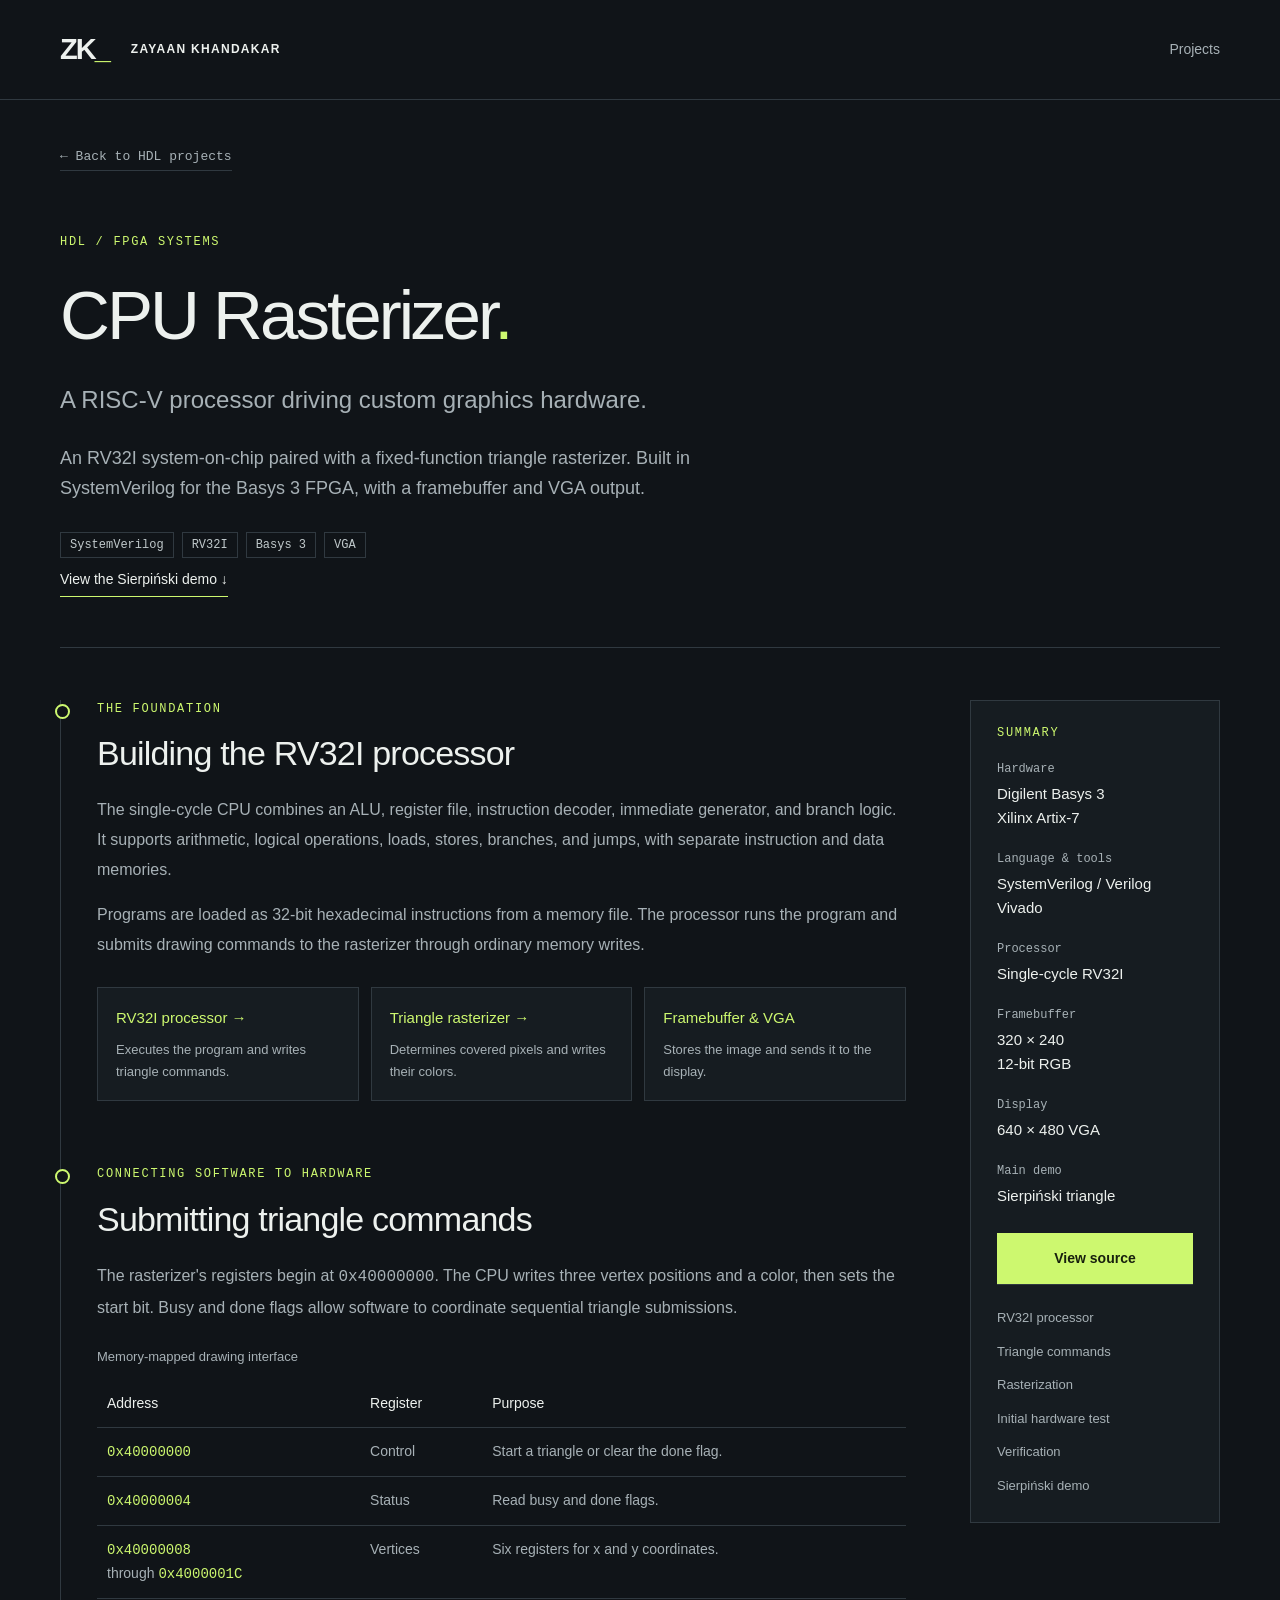
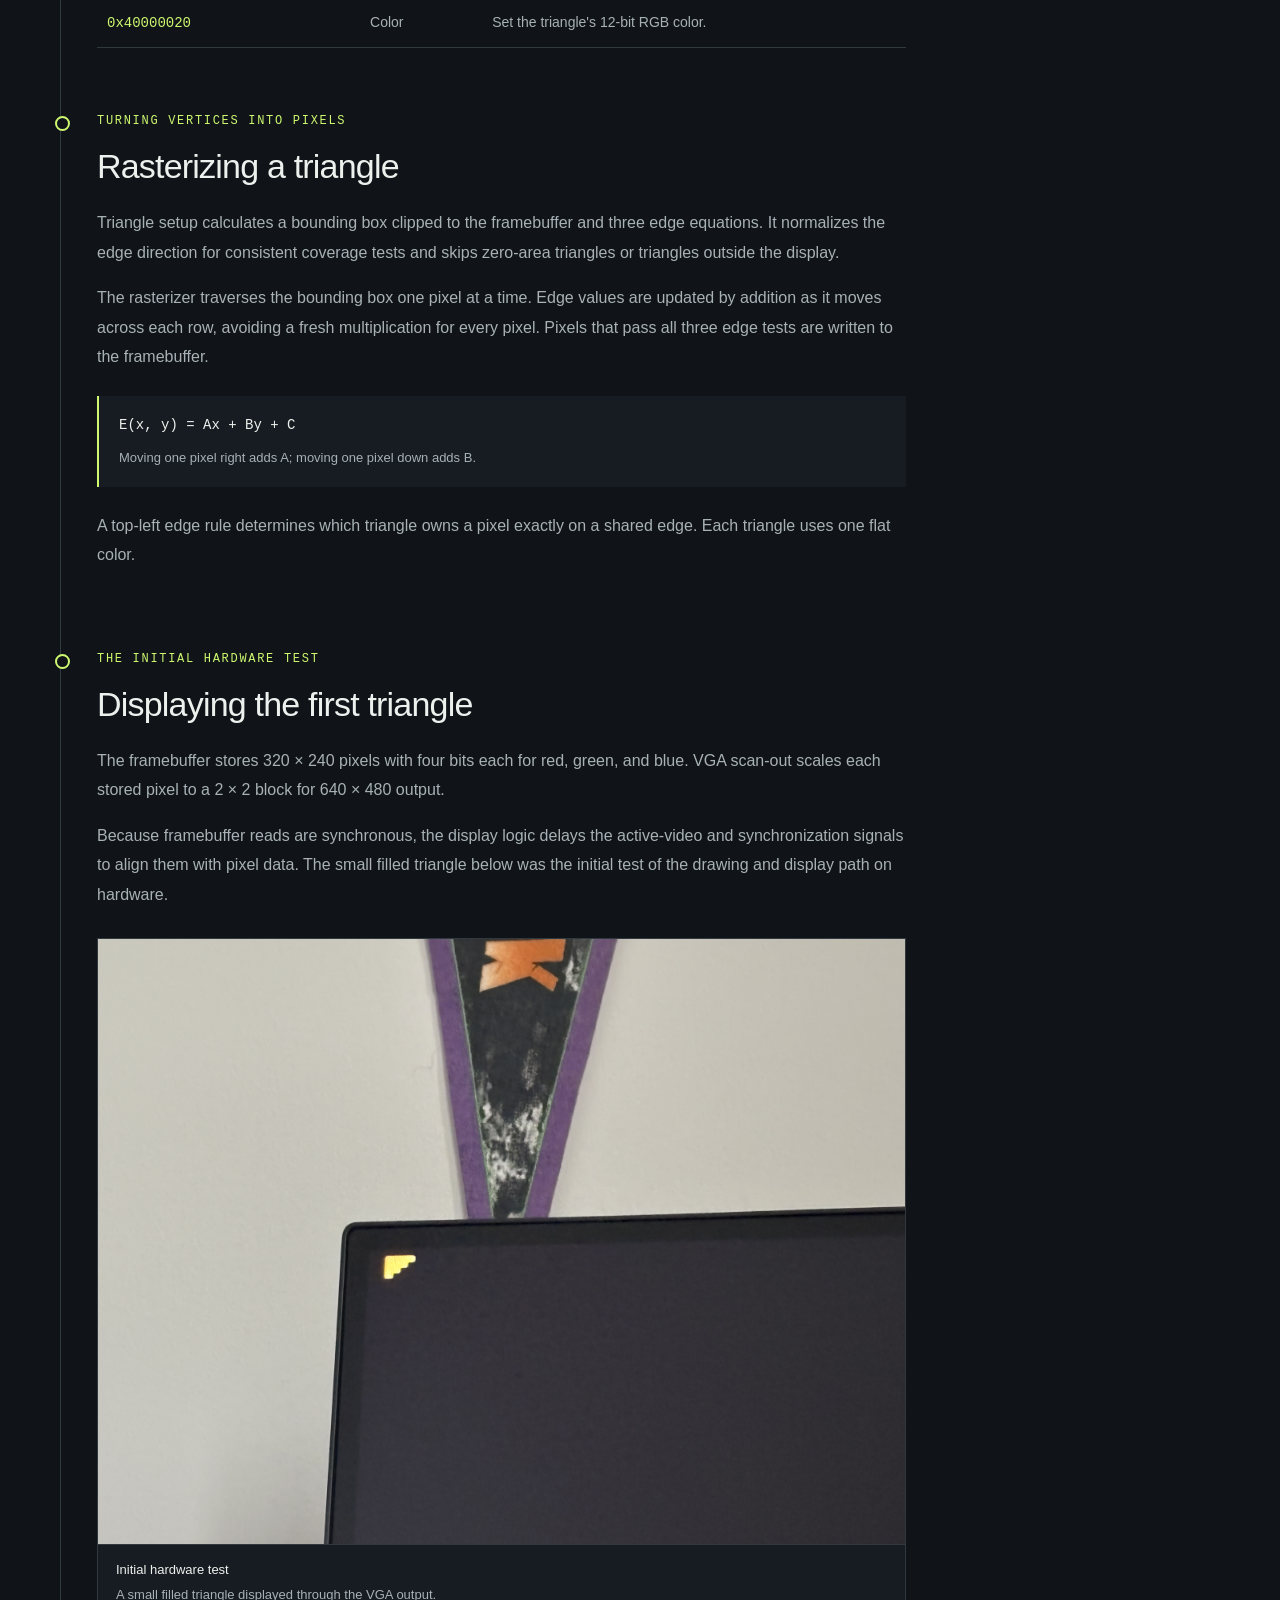
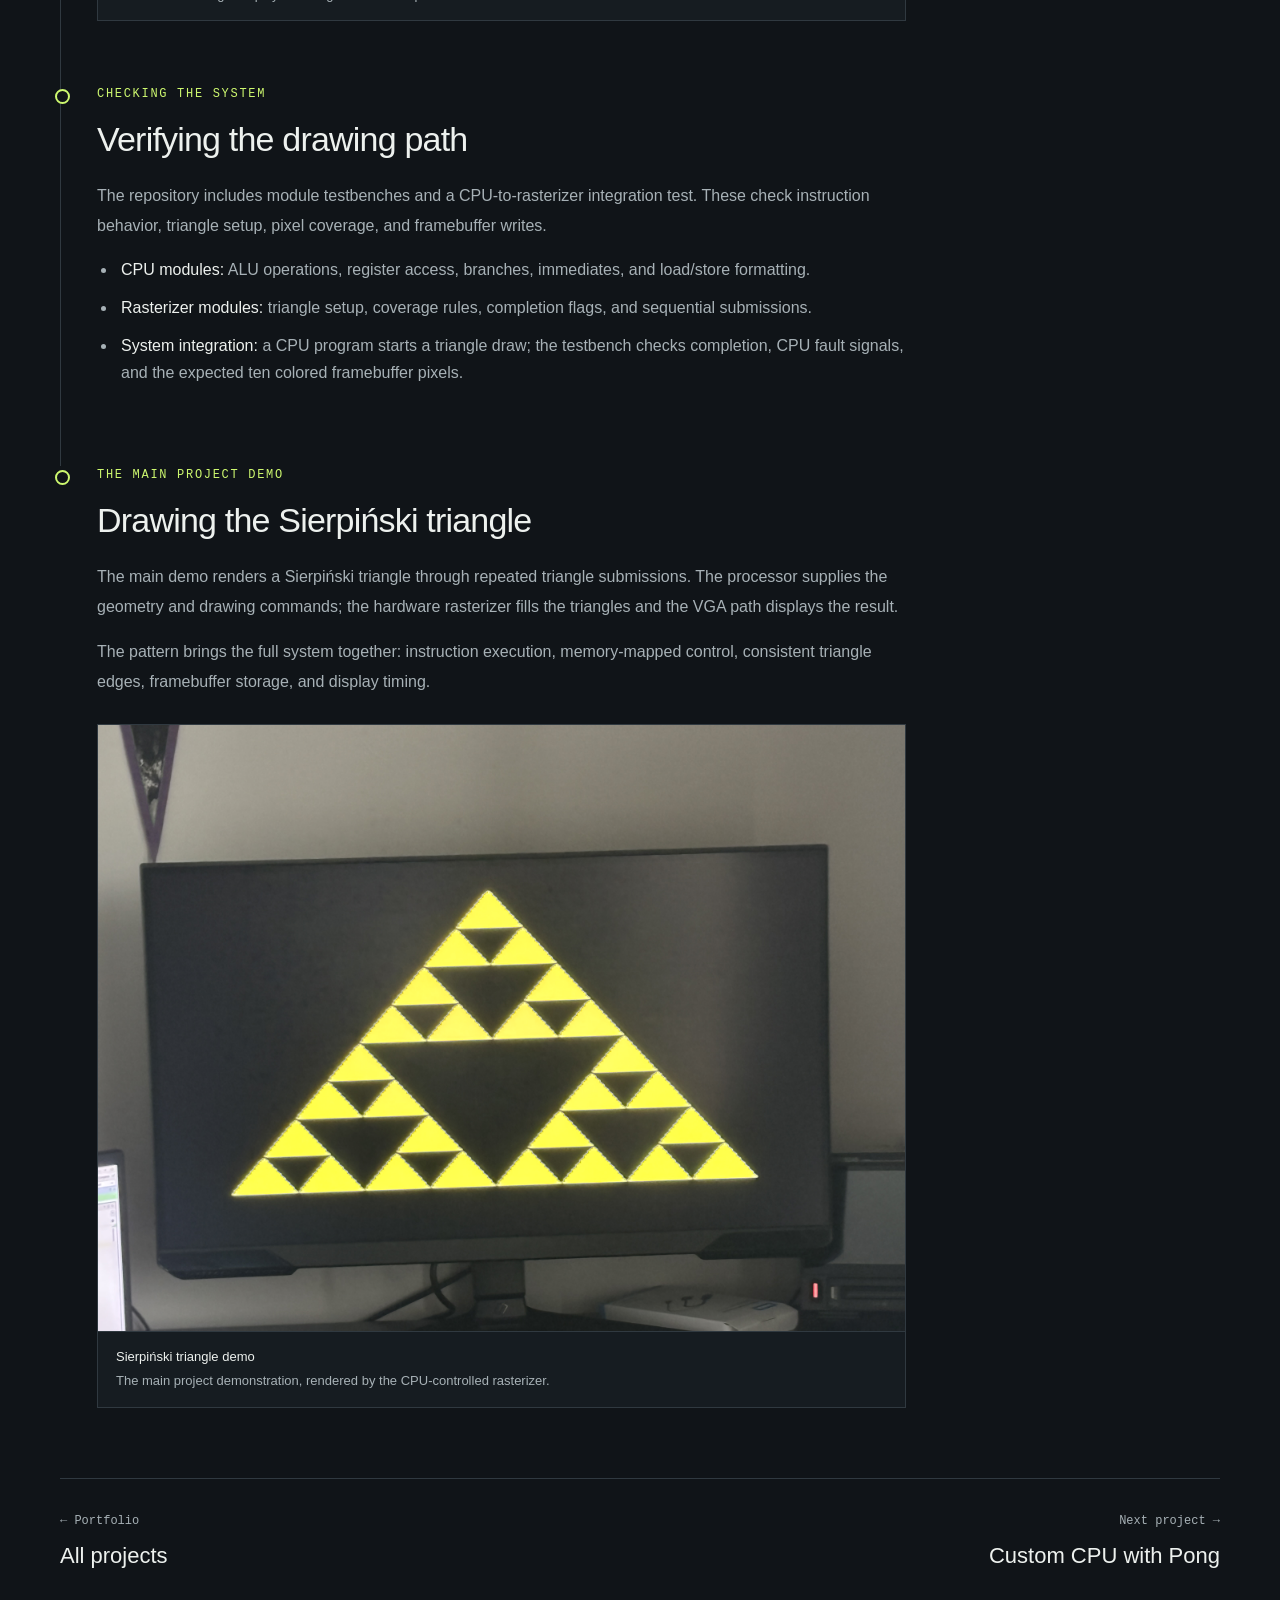
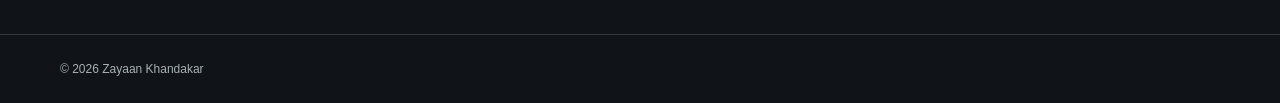
<file: projects/cpu-rasterizer.html>
<!doctype html>
<html lang="en">
<head>
    <meta charset="utf-8">
    <meta name="viewport" content="width=device-width,initial-scale=1">
    <meta name="description" content="An RV32I processor and fixed-function triangle rasterizer built in SystemVerilog for the Basys 3 FPGA, with VGA output and a Sierpinski triangle demo.">
    <meta name="theme-color" content="#101418">
    <title>CPU Rasterizer | Zayaan Khandakar</title>
    <link rel="icon" href="../assets/favicon.svg" type="image/svg+xml">
    <link rel="stylesheet" href="../assets/style.css">
    <link rel="stylesheet" href="../assets/project-story.css">
    <link rel="stylesheet" href="../assets/project-technical.css">
</head>
<body>
    <a class="skip" href="#main">Skip to content</a>
    <header>
        <a class="brand" href="../index.html" aria-label="Zayaan Khandakar home">
            <span class="monogram">ZK<span>_</span></span><span>ZAYAAN KHANDAKAR</span>
        </a>
        <nav aria-label="Main navigation"><a href="../index.html#projects">Projects</a></nav>
    </header>
    <main id="main" class="detail story-project rasterizer-project">
        <a class="back" href="../index.html#hdl">&larr; Back to HDL projects</a>
        <section class="detail-hero" aria-labelledby="project-title">
            <p class="eyebrow">HDL / FPGA SYSTEMS</p>
            <h1 id="project-title">CPU Rasterizer<span class="accent">.</span></h1>
            <p class="subtitle">A RISC-V processor driving custom graphics hardware.</p>
            <p class="project-summary">An RV32I system-on-chip paired with a fixed-function triangle
                rasterizer. Built in SystemVerilog for the Basys 3 FPGA, with a framebuffer and VGA output.</p>
            <div class="tags" aria-label="Project technologies">
                <span>SystemVerilog</span><span>RV32I</span><span>Basys 3</span><span>VGA</span>
            </div>
            <a class="text-link" href="#demo">View the Sierpiński demo &darr;</a>
        </section>
        <div class="detail-body">
            <article class="project-story" aria-label="CPU rasterizer development story">
                <section class="story-entry" aria-labelledby="cpu">
                    <p class="eyebrow">THE FOUNDATION</p>
                    <h2 id="cpu">Building the RV32I processor</h2>
                    <p>The single-cycle CPU combines an ALU, register file, instruction decoder,
                        immediate generator, and branch logic. It supports arithmetic, logical operations,
                        loads, stores, branches, and jumps, with separate instruction and data memories.</p>
                    <p>Programs are loaded as 32-bit hexadecimal instructions from a memory file.
                        The processor runs the program and submits drawing commands to the rasterizer
                        through ordinary memory writes.</p>
                    <ol class="signal-flow" aria-label="Data flow from program execution to display">
                        <li><strong>RV32I processor &rarr;</strong><span>Executes the program and writes triangle commands.</span></li>
                        <li><strong>Triangle rasterizer &rarr;</strong><span>Determines covered pixels and writes their colors.</span></li>
                        <li><strong>Framebuffer &amp; VGA</strong><span>Stores the image and sends it to the display.</span></li>
                    </ol>
                </section>
                <section class="story-entry" aria-labelledby="commands">
                    <p class="eyebrow">CONNECTING SOFTWARE TO HARDWARE</p>
                    <h2 id="commands">Submitting triangle commands</h2>
                    <p>The rasterizer's registers begin at <code>0x40000000</code>. The CPU writes three
                        vertex positions and a color, then sets the start bit. Busy and done flags allow
                        software to coordinate sequential triangle submissions.</p>
                    <table class="register-map">
                        <caption>Memory-mapped drawing interface</caption>
                        <thead><tr><th scope="col">Address</th><th scope="col">Register</th><th scope="col">Purpose</th></tr></thead>
                        <tbody>
                            <tr><td><code>0x40000000</code></td><td>Control</td><td>Start a triangle or clear the done flag.</td></tr>
                            <tr><td><code>0x40000004</code></td><td>Status</td><td>Read busy and done flags.</td></tr>
                            <tr><td><code>0x40000008</code><br>through <code>0x4000001C</code></td><td>Vertices</td><td>Six registers for x and y coordinates.</td></tr>
                            <tr><td><code>0x40000020</code></td><td>Color</td><td>Set the triangle's 12-bit RGB color.</td></tr>
                        </tbody>
                    </table>
                </section>
                <section class="story-entry" aria-labelledby="rasterization">
                    <p class="eyebrow">TURNING VERTICES INTO PIXELS</p>
                    <h2 id="rasterization">Rasterizing a triangle</h2>
                    <p>Triangle setup calculates a bounding box clipped to the framebuffer and three
                        edge equations. It normalizes the edge direction for consistent coverage tests
                        and skips zero-area triangles or triangles outside the display.</p>
                    <p>The rasterizer traverses the bounding box one pixel at a time. Edge values are
                        updated by addition as it moves across each row, avoiding a fresh multiplication
                        for every pixel. Pixels that pass all three edge tests are written to the framebuffer.</p>
                    <div class="coverage-rule">
                        <code>E(x, y) = Ax + By + C</code>
                        <p>Moving one pixel right adds A; moving one pixel down adds B.</p>
                    </div>
                    <p>A top-left edge rule determines which triangle owns a pixel exactly on a shared
                        edge. Each triangle uses one flat color.</p>
                </section>
                <section class="story-entry" aria-labelledby="display">
                    <p class="eyebrow">THE INITIAL HARDWARE TEST</p>
                    <h2 id="display">Displaying the first triangle</h2>
                    <p>The framebuffer stores 320 &times; 240 pixels with four bits each for red, green,
                        and blue. VGA scan-out scales each stored pixel to a 2 &times; 2 block for
                        640 &times; 480 output.</p>
                    <p>Because framebuffer reads are synchronous, the display logic delays the active-video
                        and synchronization signals to align them with pixel data. The small filled triangle
                        below was the initial test of the drawing and display path on hardware.</p>
                    <figure class="project-media">
                        <a href="../assets/CPU_Rasterizer/first-triangle.jpg" aria-label="Open full-size initial triangle test photo">
                            <img src="../assets/CPU_Rasterizer/first-triangle.jpg" width="4032" height="3024"
                                alt="Initial hardware test showing a small yellow filled triangle near the top-left of a monitor"
                                loading="lazy" decoding="async">
                        </a>
                        <figcaption><span>Initial hardware test</span>A small filled triangle displayed through the VGA output.</figcaption>
                    </figure>
                </section>
                <section class="story-entry" aria-labelledby="verification">
                    <p class="eyebrow">CHECKING THE SYSTEM</p>
                    <h2 id="verification">Verifying the drawing path</h2>
                    <p>The repository includes module testbenches and a CPU-to-rasterizer integration
                        test. These check instruction behavior, triangle setup, pixel coverage, and
                        framebuffer writes.</p>
                    <ul class="verification-list">
                        <li><strong>CPU modules:</strong> ALU operations, register access, branches,
                            immediates, and load/store formatting.</li>
                        <li><strong>Rasterizer modules:</strong> triangle setup, coverage rules,
                            completion flags, and sequential submissions.</li>
                        <li><strong>System integration:</strong> a CPU program starts a triangle draw;
                            the testbench checks completion, CPU fault signals, and the expected ten
                            colored framebuffer pixels.</li>
                    </ul>
                </section>
                <section class="story-entry" aria-labelledby="demo">
                    <p class="eyebrow">THE MAIN PROJECT DEMO</p>
                    <h2 id="demo">Drawing the Sierpiński triangle</h2>
                    <p>The main demo renders a Sierpiński triangle through repeated triangle submissions.
                        The processor supplies the geometry and drawing commands; the hardware rasterizer
                        fills the triangles and the VGA path displays the result.</p>
                    <p>The pattern brings the full system together: instruction execution,
                        memory-mapped control, consistent triangle edges, framebuffer storage, and display timing.</p>
                    <figure class="project-media">
                        <a href="../assets/CPU_Rasterizer/sierpinski-triangle.jpg" aria-label="Open full-size Sierpiński triangle demo photo">
                            <img src="../assets/CPU_Rasterizer/sierpinski-triangle.jpg" width="4032" height="3024"
                                alt="Main hardware demo showing a large yellow Sierpiński triangle with repeating black triangular gaps on a monitor"
                                loading="lazy" decoding="async">
                        </a>
                        <figcaption><span>Sierpiński triangle demo</span>The main project demonstration, rendered by the CPU-controlled rasterizer.</figcaption>
                    </figure>
                </section>
            </article>
            <aside class="story-sidebar" aria-labelledby="project-details">
                <h2 id="project-details" class="eyebrow">SUMMARY</h2>
                <dl>
                    <dt>Hardware</dt><dd>Digilent Basys 3<br>Xilinx Artix-7</dd>
                    <dt>Language &amp; tools</dt><dd>SystemVerilog / Verilog<br>Vivado</dd>
                    <dt>Processor</dt><dd>Single-cycle RV32I</dd>
                    <dt>Framebuffer</dt><dd>320 &times; 240<br>12-bit RGB</dd>
                    <dt>Display</dt><dd>640 &times; 480 VGA</dd>
                    <dt>Main demo</dt><dd>Sierpiński triangle</dd>
                </dl>
                <a class="button" href="https://github.com/Zayaan-K/RISC-V-SoC-integrated-with-Fixed-Function-Triangle-Rasterizer">View source</a>
                <nav class="story-nav" aria-label="Project sections">
                    <a href="#cpu">RV32I processor</a>
                    <a href="#commands">Triangle commands</a>
                    <a href="#rasterization">Rasterization</a>
                    <a href="#display">Initial hardware test</a>
                    <a href="#verification">Verification</a>
                    <a href="#demo">Sierpiński demo</a>
                </nav>
            </aside>
        </div>
        <nav class="project-pagination" aria-label="Project navigation">
            <a href="../index.html#projects"><span>&larr; Portfolio</span><strong>All projects</strong></a>
            <a href="custom-cpu-pong.html"><span>Next project &rarr;</span><strong>Custom CPU with Pong</strong></a>
        </nav>
    </main>
    <footer><span>&copy; 2026 Zayaan Khandakar</span></footer>
    <!-- Cloudflare Web Analytics --><script defer src='https://static.cloudflareinsights.com/beacon.min.js' data-cf-beacon='{"token": "0dc039c1345f4ae7b51e51132cb0a4e8"}'></script><!-- End Cloudflare Web Analytics -->
</body>
</html>
</file>
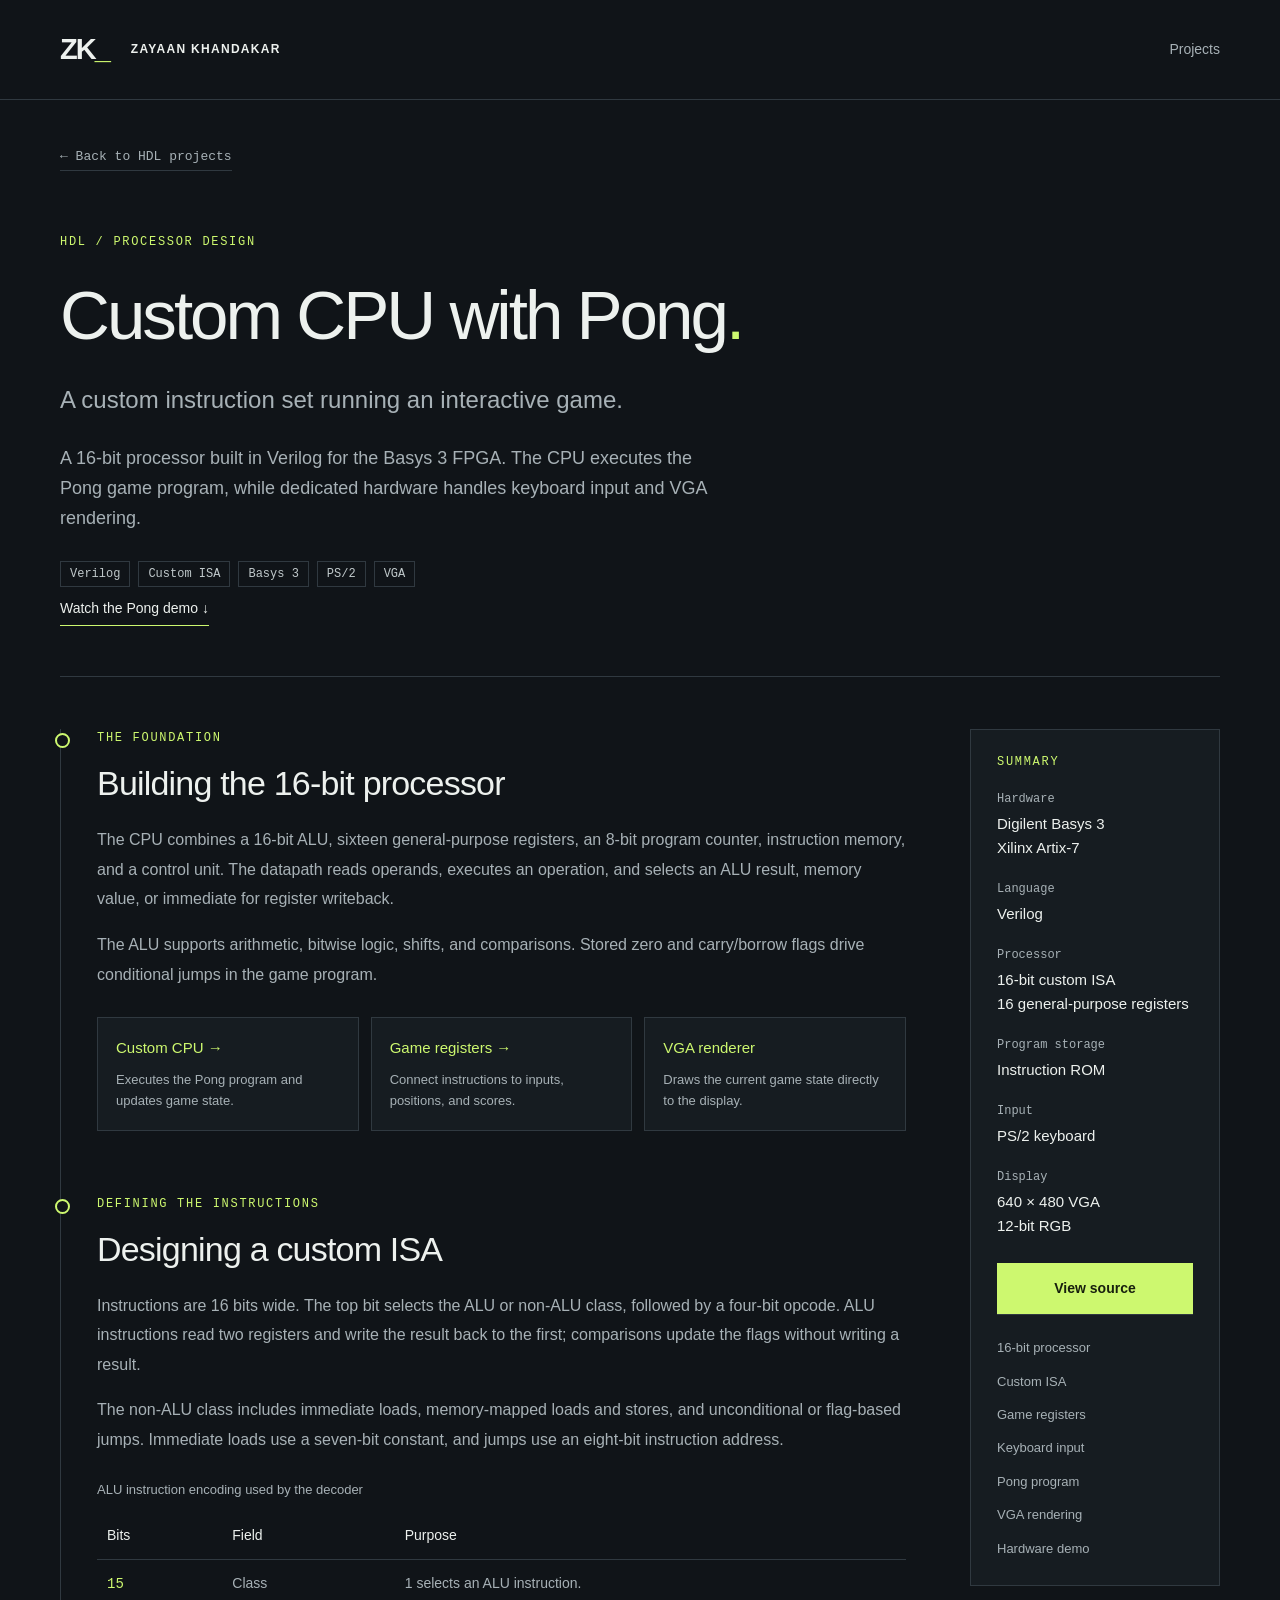
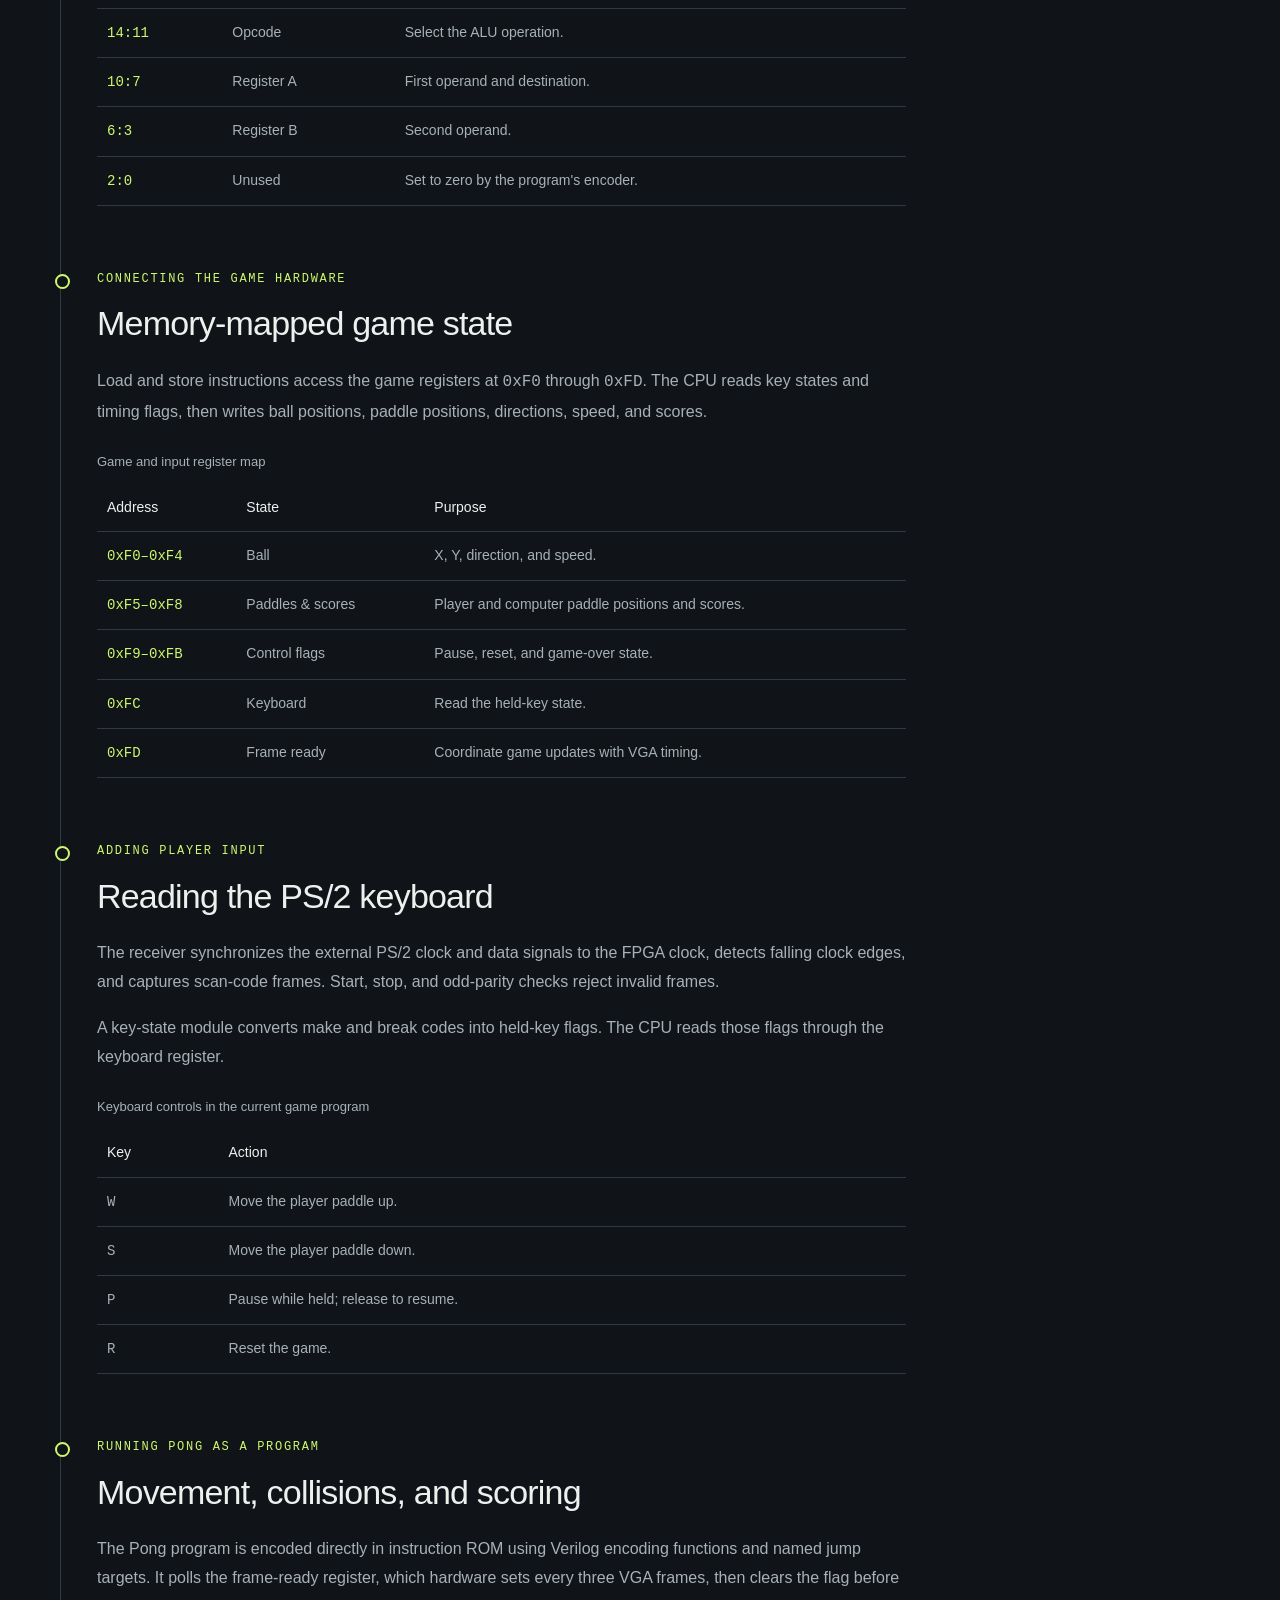
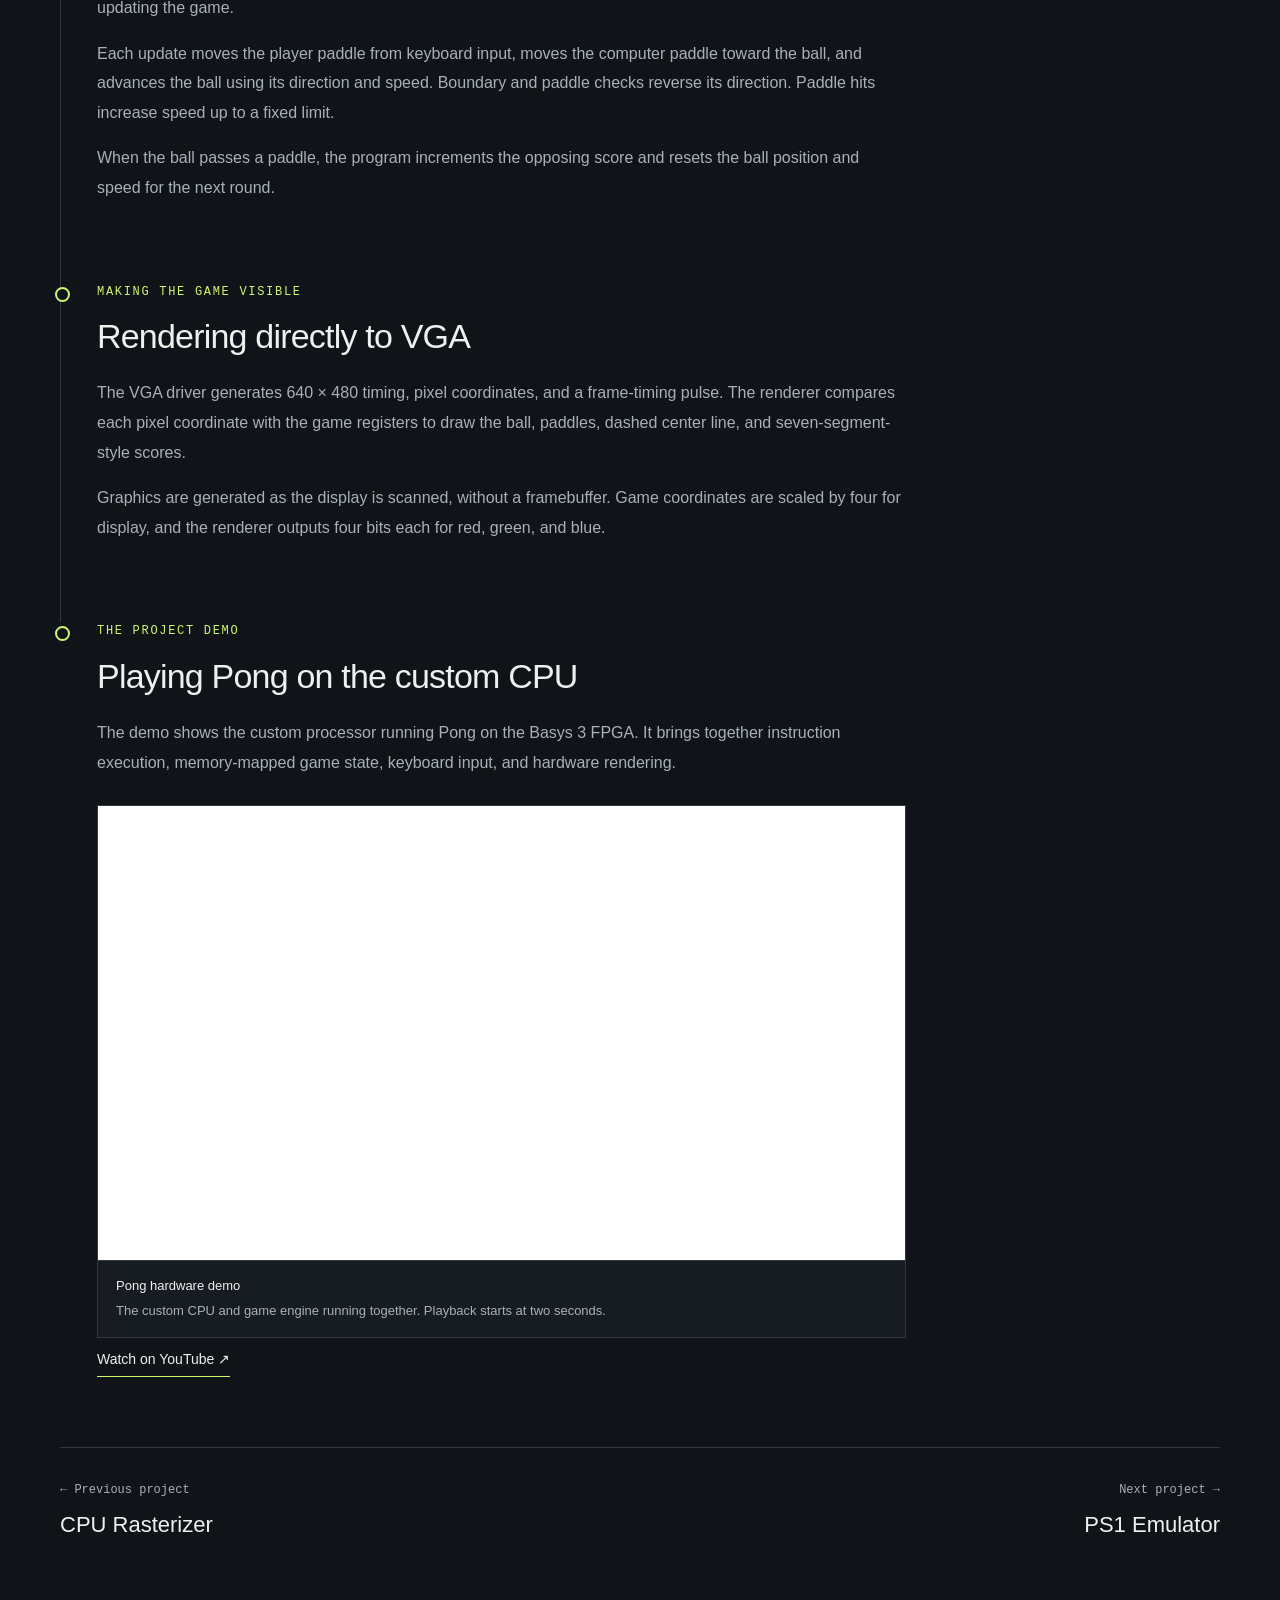
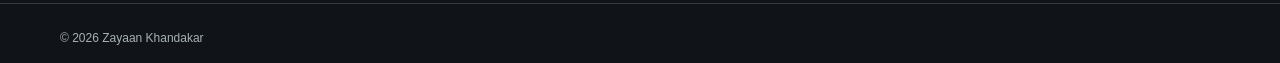
<file: projects/custom-cpu-pong.html>
<!doctype html>
<html lang="en">
<head>
    <meta charset="utf-8">
    <meta name="viewport" content="width=device-width,initial-scale=1">
    <meta name="description" content="A custom 16-bit CPU running Pong on the Basys 3 FPGA, built in Verilog with a custom ISA, memory-mapped game state, PS/2 input, and VGA rendering.">
    <meta name="theme-color" content="#101418">
    <title>Custom CPU with Pong | Zayaan Khandakar</title>
    <link rel="icon" href="../assets/favicon.svg" type="image/svg+xml">
    <link rel="stylesheet" href="../assets/style.css">
    <link rel="stylesheet" href="../assets/project-story.css">
    <link rel="stylesheet" href="../assets/project-technical.css">
</head>
<body>
    <a class="skip" href="#main">Skip to content</a>
    <header>
        <a class="brand" href="../index.html" aria-label="Zayaan Khandakar home">
            <span class="monogram">ZK<span>_</span></span><span>ZAYAAN KHANDAKAR</span>
        </a>
        <nav aria-label="Main navigation"><a href="../index.html#projects">Projects</a></nav>
    </header>
    <main id="main" class="detail story-project pong-project">
        <a class="back" href="../index.html#hdl">&larr; Back to HDL projects</a>
        <section class="detail-hero" aria-labelledby="project-title">
            <p class="eyebrow">HDL / PROCESSOR DESIGN</p>
            <h1 id="project-title">Custom CPU with Pong<span class="accent">.</span></h1>
            <p class="subtitle">A custom instruction set running an interactive game.</p>
            <p class="project-summary">A 16-bit processor built in Verilog for the Basys 3 FPGA.
                The CPU executes the Pong game program, while dedicated hardware handles
                keyboard input and VGA rendering.</p>
            <div class="tags" aria-label="Project technologies">
                <span>Verilog</span><span>Custom ISA</span><span>Basys 3</span><span>PS/2</span><span>VGA</span>
            </div>
            <a class="text-link" href="#demo">Watch the Pong demo &darr;</a>
        </section>
        <div class="detail-body">
            <article class="project-story" aria-label="Custom CPU and Pong development story">
                <section class="story-entry" aria-labelledby="cpu">
                    <p class="eyebrow">THE FOUNDATION</p>
                    <h2 id="cpu">Building the 16-bit processor</h2>
                    <p>The CPU combines a 16-bit ALU, sixteen general-purpose registers, an 8-bit
                        program counter, instruction memory, and a control unit. The datapath reads
                        operands, executes an operation, and selects an ALU result, memory value,
                        or immediate for register writeback.</p>
                    <p>The ALU supports arithmetic, bitwise logic, shifts, and comparisons. Stored
                        zero and carry/borrow flags drive conditional jumps in the game program.</p>
                    <ol class="signal-flow" aria-label="Data flow through the Pong system">
                        <li><strong>Custom CPU &rarr;</strong><span>Executes the Pong program and updates game state.</span></li>
                        <li><strong>Game registers &rarr;</strong><span>Connect instructions to inputs, positions, and scores.</span></li>
                        <li><strong>VGA renderer</strong><span>Draws the current game state directly to the display.</span></li>
                    </ol>
                </section>
                <section class="story-entry" aria-labelledby="isa">
                    <p class="eyebrow">DEFINING THE INSTRUCTIONS</p>
                    <h2 id="isa">Designing a custom ISA</h2>
                    <p>Instructions are 16 bits wide. The top bit selects the ALU or non-ALU class,
                        followed by a four-bit opcode. ALU instructions read two registers and write
                        the result back to the first; comparisons update the flags without writing a result.</p>
                    <p>The non-ALU class includes immediate loads, memory-mapped loads and stores,
                        and unconditional or flag-based jumps. Immediate loads use a seven-bit constant,
                        and jumps use an eight-bit instruction address.</p>
                    <table class="register-map">
                        <caption>ALU instruction encoding used by the decoder</caption>
                        <thead><tr><th scope="col">Bits</th><th scope="col">Field</th><th scope="col">Purpose</th></tr></thead>
                        <tbody>
                            <tr><td><code>15</code></td><td>Class</td><td>1 selects an ALU instruction.</td></tr>
                            <tr><td><code>14:11</code></td><td>Opcode</td><td>Select the ALU operation.</td></tr>
                            <tr><td><code>10:7</code></td><td>Register A</td><td>First operand and destination.</td></tr>
                            <tr><td><code>6:3</code></td><td>Register B</td><td>Second operand.</td></tr>
                            <tr><td><code>2:0</code></td><td>Unused</td><td>Set to zero by the program's encoder.</td></tr>
                        </tbody>
                    </table>
                </section>
                <section class="story-entry" aria-labelledby="mmio">
                    <p class="eyebrow">CONNECTING THE GAME HARDWARE</p>
                    <h2 id="mmio">Memory-mapped game state</h2>
                    <p>Load and store instructions access the game registers at <code>0xF0</code>
                        through <code>0xFD</code>. The CPU reads key states and timing flags, then
                        writes ball positions, paddle positions, directions, speed, and scores.</p>
                    <table class="register-map">
                        <caption>Game and input register map</caption>
                        <thead><tr><th scope="col">Address</th><th scope="col">State</th><th scope="col">Purpose</th></tr></thead>
                        <tbody>
                            <tr><td><code>0xF0–0xF4</code></td><td>Ball</td><td>X, Y, direction, and speed.</td></tr>
                            <tr><td><code>0xF5–0xF8</code></td><td>Paddles &amp; scores</td><td>Player and computer paddle positions and scores.</td></tr>
                            <tr><td><code>0xF9–0xFB</code></td><td>Control flags</td><td>Pause, reset, and game-over state.</td></tr>
                            <tr><td><code>0xFC</code></td><td>Keyboard</td><td>Read the held-key state.</td></tr>
                            <tr><td><code>0xFD</code></td><td>Frame ready</td><td>Coordinate game updates with VGA timing.</td></tr>
                        </tbody>
                    </table>
                </section>
                <section class="story-entry" aria-labelledby="keyboard">
                    <p class="eyebrow">ADDING PLAYER INPUT</p>
                    <h2 id="keyboard">Reading the PS/2 keyboard</h2>
                    <p>The receiver synchronizes the external PS/2 clock and data signals to the FPGA
                        clock, detects falling clock edges, and captures scan-code frames. Start, stop,
                        and odd-parity checks reject invalid frames.</p>
                    <p>A key-state module converts make and break codes into held-key flags.
                        The CPU reads those flags through the keyboard register.</p>
                    <table class="register-map">
                        <caption>Keyboard controls in the current game program</caption>
                        <thead><tr><th scope="col">Key</th><th scope="col">Action</th></tr></thead>
                        <tbody>
                            <tr><td><kbd>W</kbd></td><td>Move the player paddle up.</td></tr>
                            <tr><td><kbd>S</kbd></td><td>Move the player paddle down.</td></tr>
                            <tr><td><kbd>P</kbd></td><td>Pause while held; release to resume.</td></tr>
                            <tr><td><kbd>R</kbd></td><td>Reset the game.</td></tr>
                        </tbody>
                    </table>
                </section>
                <section class="story-entry" aria-labelledby="game">
                    <p class="eyebrow">RUNNING PONG AS A PROGRAM</p>
                    <h2 id="game">Movement, collisions, and scoring</h2>
                    <p>The Pong program is encoded directly in instruction ROM using Verilog encoding
                        functions and named jump targets. It polls the frame-ready register, which
                        hardware sets every three VGA frames, then clears the flag before updating the game.</p>
                    <p>Each update moves the player paddle from keyboard input, moves the computer paddle
                        toward the ball, and advances the ball using its direction and speed. Boundary and
                        paddle checks reverse its direction. Paddle hits increase speed up to a fixed limit.</p>
                    <p>When the ball passes a paddle, the program increments the opposing score and
                        resets the ball position and speed for the next round.</p>
                </section>
                <section class="story-entry" aria-labelledby="display">
                    <p class="eyebrow">MAKING THE GAME VISIBLE</p>
                    <h2 id="display">Rendering directly to VGA</h2>
                    <p>The VGA driver generates 640 &times; 480 timing, pixel coordinates, and a
                        frame-timing pulse. The renderer compares each pixel coordinate with the game
                        registers to draw the ball, paddles, dashed center line, and seven-segment-style scores.</p>
                    <p>Graphics are generated as the display is scanned, without a framebuffer.
                        Game coordinates are scaled by four for display, and the renderer outputs
                        four bits each for red, green, and blue.</p>
                </section>
                <section class="story-entry" aria-labelledby="demo">
                    <p class="eyebrow">THE PROJECT DEMO</p>
                    <h2 id="demo">Playing Pong on the custom CPU</h2>
                    <p>The demo shows the custom processor running Pong on the Basys 3 FPGA.
                        It brings together instruction execution, memory-mapped game state,
                        keyboard input, and hardware rendering.</p>
                    <figure class="project-media">
                        <iframe class="demo-embed" src="https://www.youtube-nocookie.com/embed/fZ1A6Zc7FXc?start=2"
                            title="Custom 16-bit CPU running Pong on the Basys 3 FPGA" aria-describedby="demo-caption"
                            loading="lazy" referrerpolicy="strict-origin-when-cross-origin"
                            allow="accelerometer; autoplay; clipboard-write; encrypted-media; gyroscope; picture-in-picture; web-share"
                            allowfullscreen></iframe>
                        <figcaption id="demo-caption"><span>Pong hardware demo</span>The custom CPU and game engine running together. Playback starts at two seconds.</figcaption>
                    </figure>
                    <a class="text-link" href="https://www.youtube.com/watch?v=fZ1A6Zc7FXc&amp;t=2s">Watch on YouTube &nearr;</a>
                </section>
            </article>
            <aside class="story-sidebar" aria-labelledby="project-details">
                <h2 id="project-details" class="eyebrow">SUMMARY</h2>
                <dl>
                    <dt>Hardware</dt><dd>Digilent Basys 3<br>Xilinx Artix-7</dd>
                    <dt>Language</dt><dd>Verilog</dd>
                    <dt>Processor</dt><dd>16-bit custom ISA<br>16 general-purpose registers</dd>
                    <dt>Program storage</dt><dd>Instruction ROM</dd>
                    <dt>Input</dt><dd>PS/2 keyboard</dd>
                    <dt>Display</dt><dd>640 &times; 480 VGA<br>12-bit RGB</dd>
                </dl>
                <a class="button" href="https://github.com/Zayaan-K/16bit-Custom-CPU-with-Pong-Game-Engine">View source</a>
                <nav class="story-nav" aria-label="Project sections">
                    <a href="#cpu">16-bit processor</a>
                    <a href="#isa">Custom ISA</a>
                    <a href="#mmio">Game registers</a>
                    <a href="#keyboard">Keyboard input</a>
                    <a href="#game">Pong program</a>
                    <a href="#display">VGA rendering</a>
                    <a href="#demo">Hardware demo</a>
                </nav>
            </aside>
        </div>
        <nav class="project-pagination" aria-label="Adjacent projects">
            <a href="cpu-rasterizer.html"><span>&larr; Previous project</span><strong>CPU Rasterizer</strong></a>
            <a href="ps1-emulator.html"><span>Next project &rarr;</span><strong>PS1 Emulator</strong></a>
        </nav>
    </main>
    <footer><span>&copy; 2026 Zayaan Khandakar</span></footer>
    <!-- Cloudflare Web Analytics --><script defer src='https://static.cloudflareinsights.com/beacon.min.js' data-cf-beacon='{"token": "0dc039c1345f4ae7b51e51132cb0a4e8"}'></script><!-- End Cloudflare Web Analytics -->
</body>
</html>
</file>
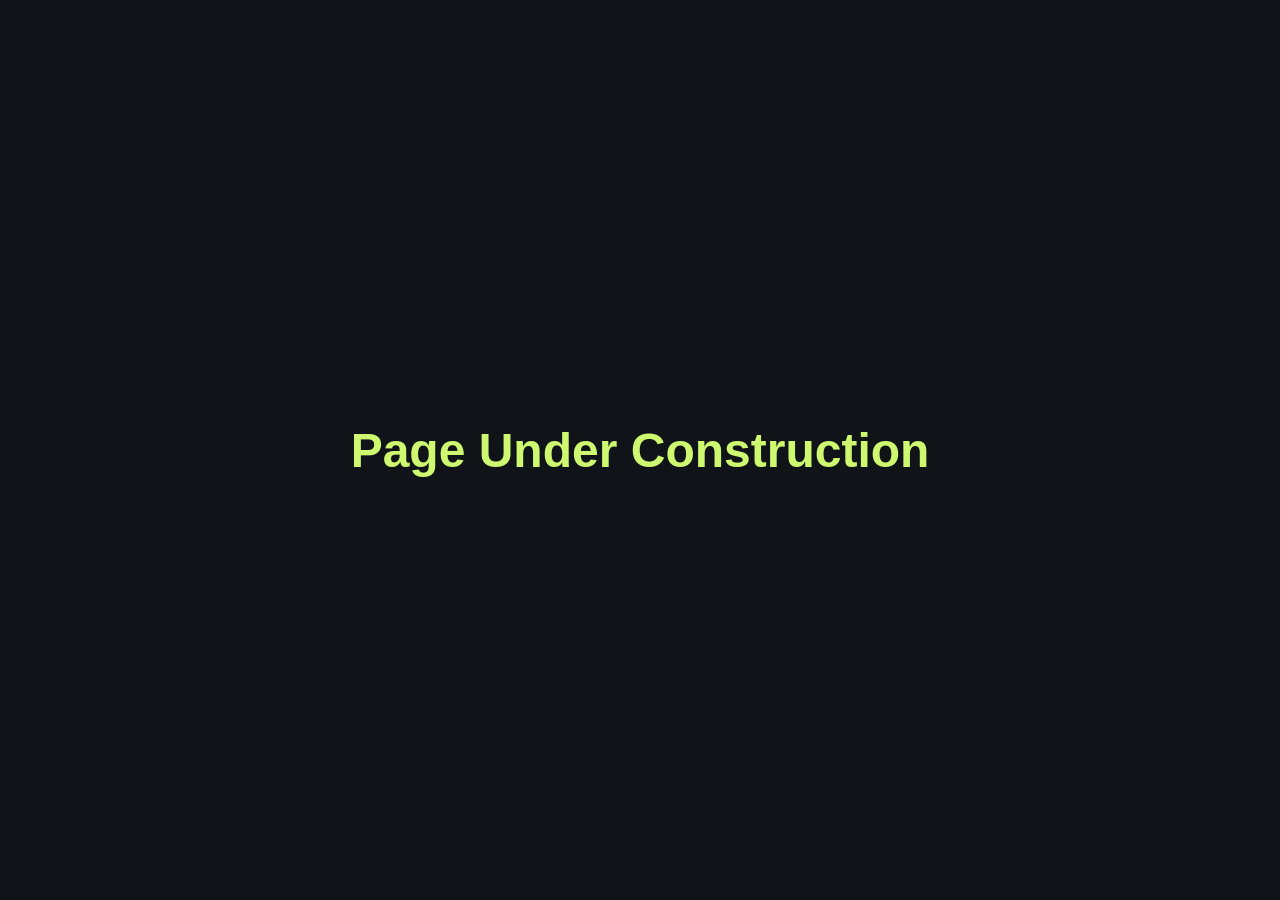
<file: projects/modular-protocol-debugger.html>
<!DOCTYPE html>
<html lang="en">
<head>
  <meta charset="UTF-8">
  <meta name="viewport" content="width=device-width, initial-scale=1">
  <title>Page Under Construction | Zayaan Khandakar</title>

  <style>
    body {
      margin: 0;
      min-height: 100vh;
      display: grid;
      place-items: center;
      background: #101418;
      color: #edf1ee;
      font-family: Arial, sans-serif;
      text-align: center;
    }

    main {
      max-width: 600px;
      padding: 32px;
    }

    h1 {
      color: #cdf86f;
      font-size: clamp(32px, 6vw, 48px);
    }

    p {
      color: #a7b1b6;
      font-size: 18px;
      line-height: 1.6;
    }

    a {
      display: inline-block;
      margin-top: 20px;
      padding: 12px 24px;
      border: 1px solid #cdf86f;
      border-radius: 6px;
      color: #cdf86f;
      text-decoration: none;
    }

    a:hover {
      background: #cdf86f;
      color: #101418;
    }
  </style>
</head>

<body>
  <main>
    <h1>Page Under Construction</h1>
  </main>
    <!-- Cloudflare Web Analytics --><script defer src='https://static.cloudflareinsights.com/beacon.min.js' data-cf-beacon='{"token": "0dc039c1345f4ae7b51e51132cb0a4e8"}'></script><!-- End Cloudflare Web Analytics -->
</body>
</html>
</file>
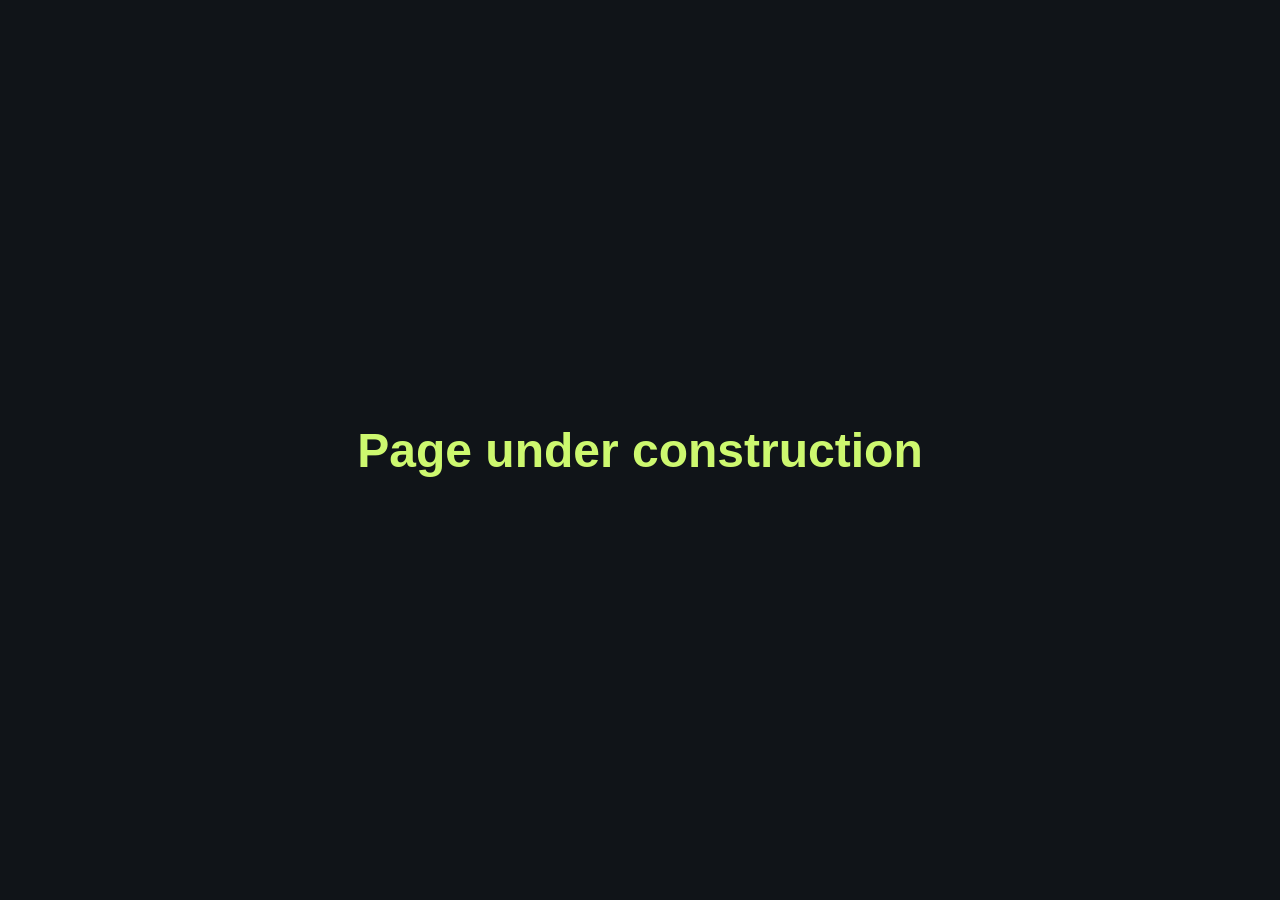
<file: projects/numpy-neural-network-engine.html>
<!DOCTYPE html>
<html lang="en">
<head>
  <meta charset="UTF-8">
  <meta name="viewport" content="width=device-width, initial-scale=1">
  <title>NumPy Neural Network Engine | Page under construction</title>

  <style>
    body {
      margin: 0;
      min-height: 100vh;
      display: grid;
      place-items: center;
      background: #101418;
      color: #edf1ee;
      font-family: Arial, sans-serif;
      text-align: center;
    }

    main {
      max-width: 600px;
      padding: 32px;
    }

    h1 {
      color: #cdf86f;
      font-size: clamp(32px, 6vw, 48px);
    }

    p {
      color: #a7b1b6;
      font-size: 18px;
      line-height: 1.6;
    }

    a {
      display: inline-block;
      margin-top: 20px;
      padding: 12px 24px;
      border: 1px solid #cdf86f;
      border-radius: 6px;
      color: #cdf86f;
      text-decoration: none;
    }

    a:hover {
      background: #cdf86f;
      color: #101418;
    }
  </style>
</head>

<body>
  <main>
    <h1>Page under construction</h1>
  </main>
    <!-- Cloudflare Web Analytics --><script defer src='https://static.cloudflareinsights.com/beacon.min.js' data-cf-beacon='{"token": "0dc039c1345f4ae7b51e51132cb0a4e8"}'></script><!-- End Cloudflare Web Analytics -->
</body>
</html>
</file>
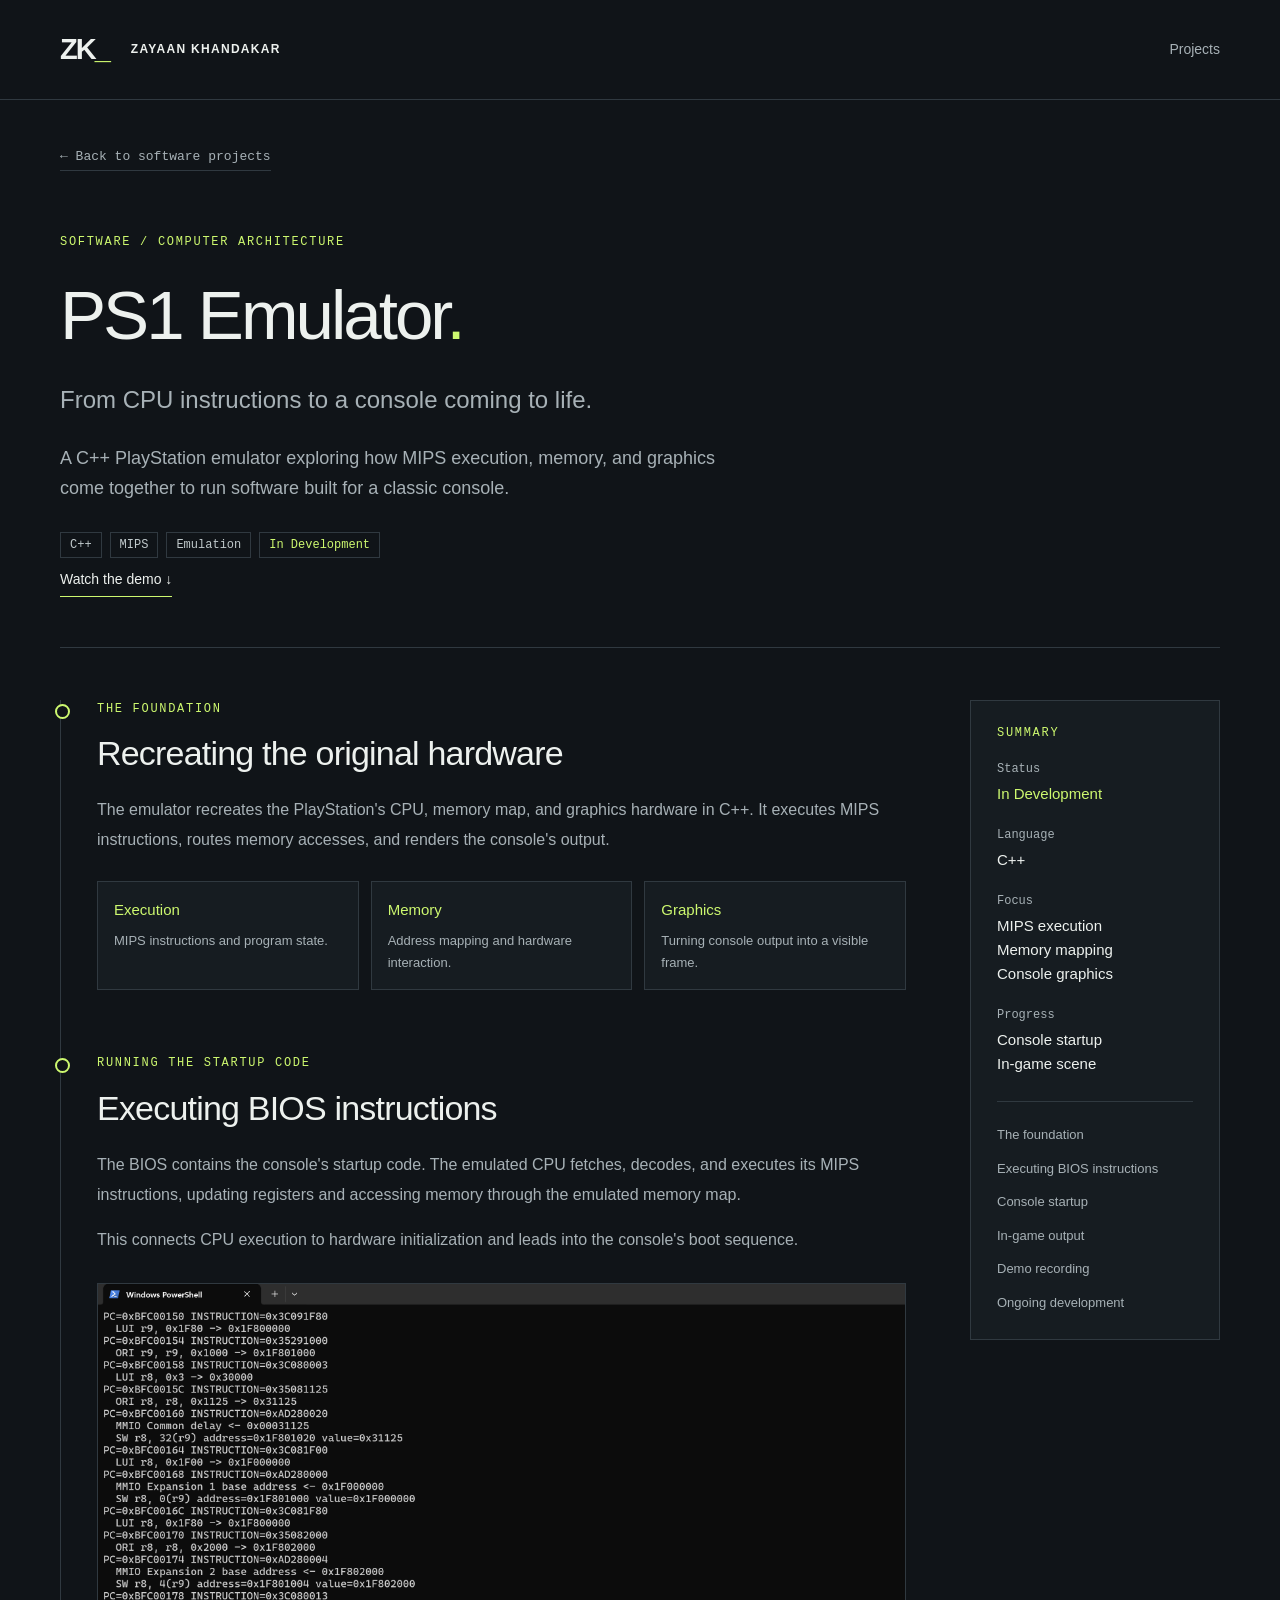
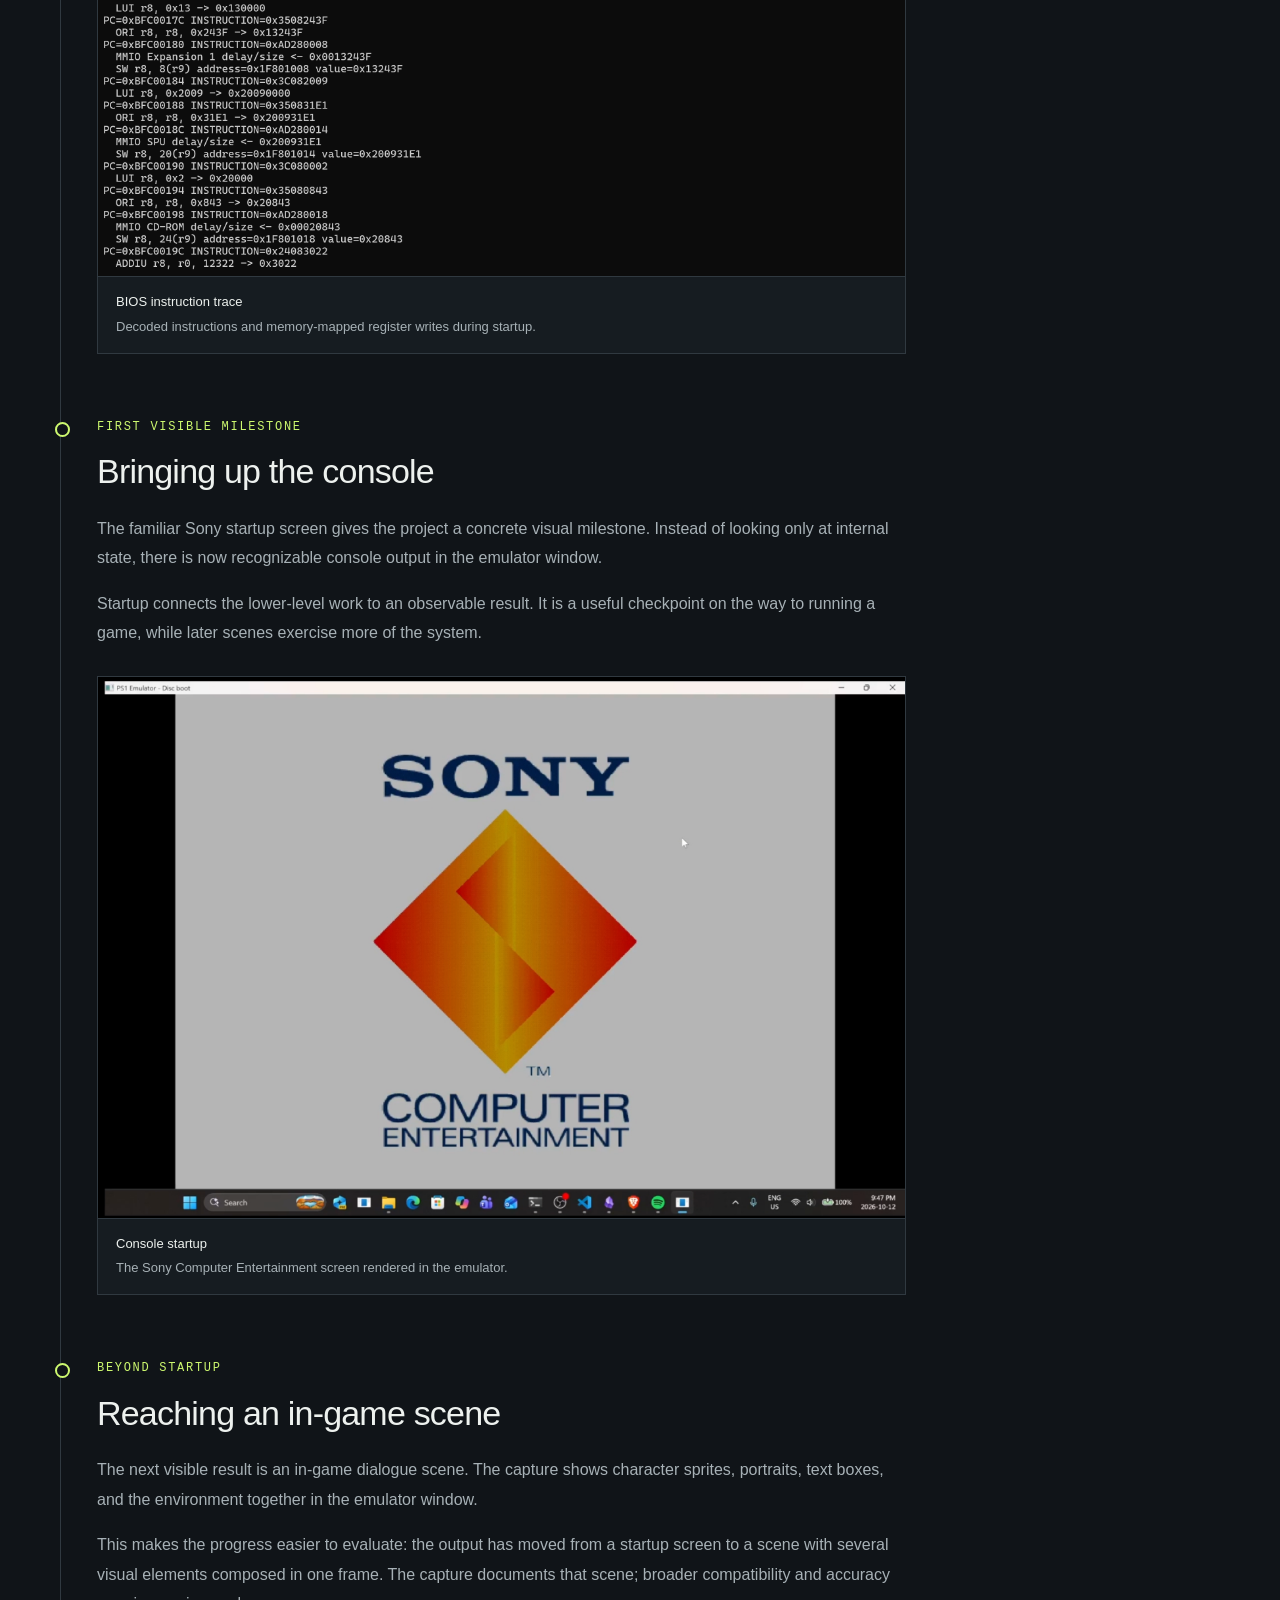
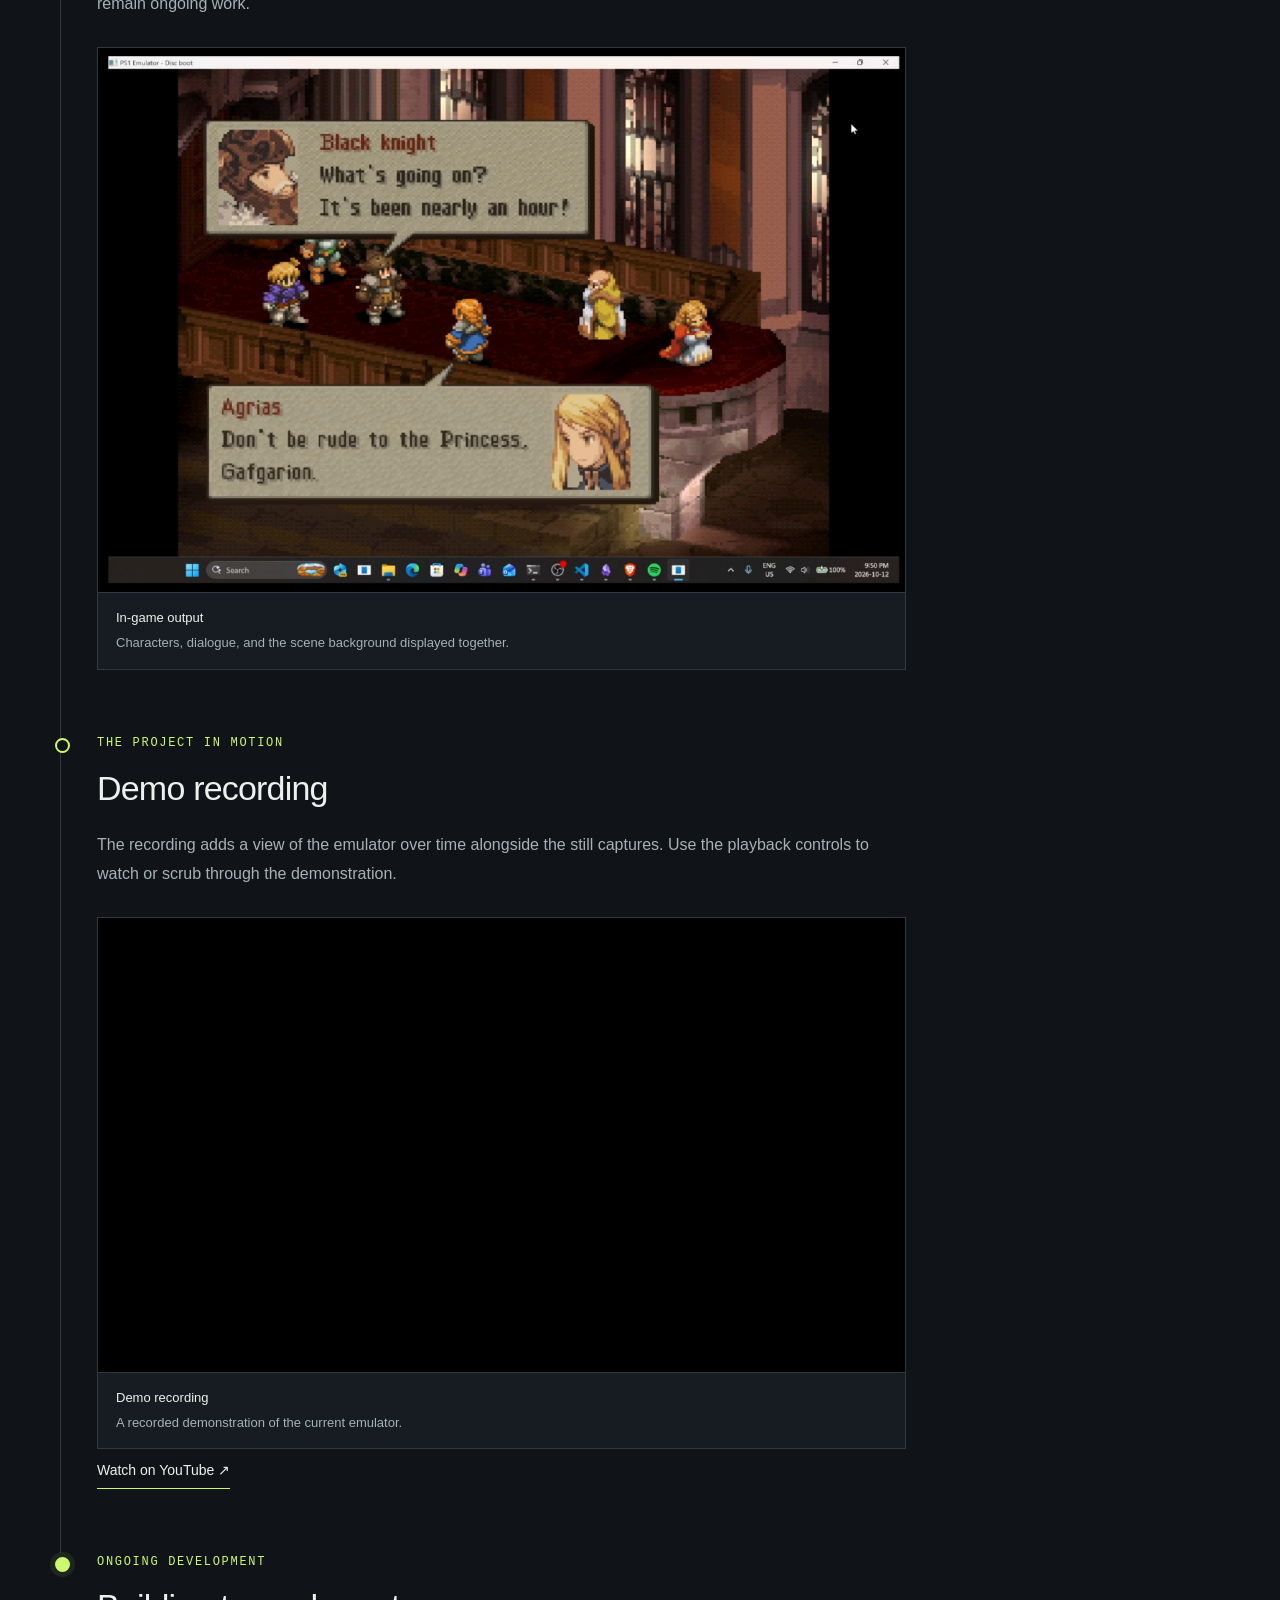
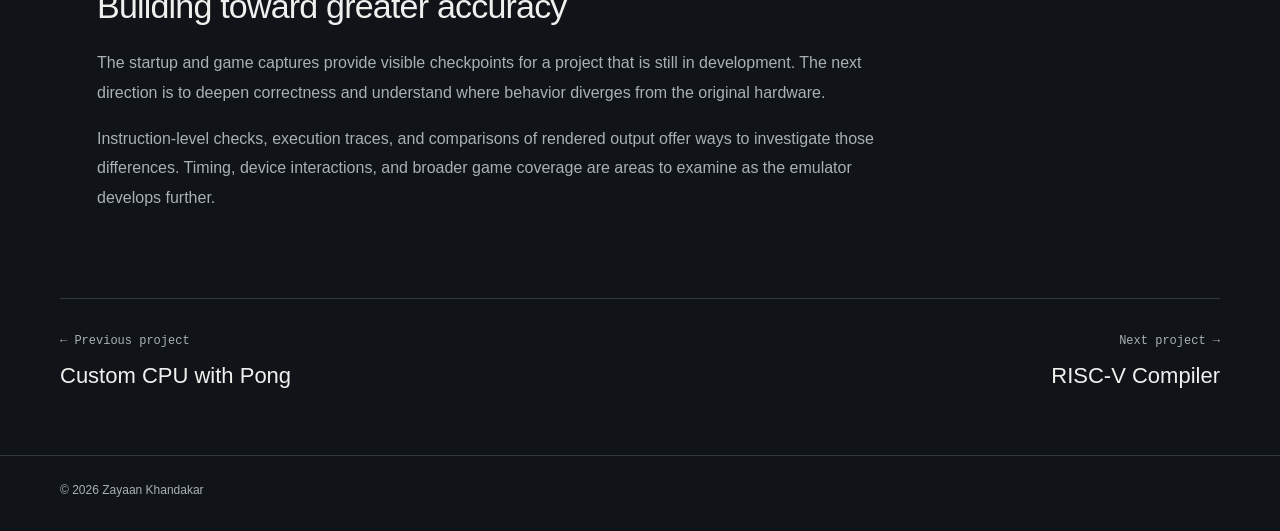
<file: projects/ps1-emulator.html>
﻿<!doctype html>
<html lang="en">
<head>
    <meta charset="utf-8">
    <meta name="viewport" content="width=device-width,initial-scale=1">
    <meta name="description" content="A C++ PlayStation emulator exploring MIPS execution, memory mapping, and graphics, from console startup to in-game output.">
    <meta name="theme-color" content="#101418">
    <title>PS1 Emulator | Zayaan Khandakar</title>
    <link rel="icon" href="../assets/favicon.svg" type="image/svg+xml">
    <link rel="stylesheet" href="../assets/style.css">
    <link rel="stylesheet" href="../assets/project-story.css">
</head>
<body>
    <a class="skip" href="#main">Skip to content</a>
    <header>
        <a class="brand" href="../index.html" aria-label="Zayaan Khandakar home">
            <span class="monogram">ZK<span>_</span></span><span>ZAYAAN KHANDAKAR</span>
        </a>
        <nav aria-label="Main navigation"><a href="../index.html#projects">Projects</a></nav>
    </header>
    <main id="main" class="detail story-project ps1-project">
        <a class="back" href="../index.html#software">&larr; Back to software projects</a>
        <section class="detail-hero" aria-labelledby="project-title">
            <p class="eyebrow">SOFTWARE / COMPUTER ARCHITECTURE</p>
            <h1 id="project-title">PS1 Emulator<span class="accent">.</span></h1>
            <p class="subtitle">From CPU instructions to a console coming to life.</p>
            <p class="project-summary">A C++ PlayStation emulator exploring how MIPS execution, memory,
                and graphics come together to run software built for a classic console.</p>
            <div class="tags" aria-label="Project technologies and status">
                <span>C++</span><span>MIPS</span><span>Emulation</span>
                <span class="detail-status">In Development</span>
            </div>
            <a class="text-link" href="#demo">Watch the demo &darr;</a>
        </section>
        <div class="detail-body">
            <article class="project-story" aria-label="Project development story">
                <section class="story-entry" aria-labelledby="foundations">
                    <p class="eyebrow">THE FOUNDATION</p>
                    <h2 id="foundations">Recreating the original hardware</h2>
                    <p>The emulator recreates the PlayStation's CPU, memory map, and graphics hardware
                        in C++. It executes MIPS instructions, routes memory accesses, and renders the
                        console's output.</p>
                    <div class="architecture-notes" aria-label="Core areas of the emulator">
                        <div><h3>Execution</h3><p>MIPS instructions and program state.</p></div>
                        <div><h3>Memory</h3><p>Address mapping and hardware interaction.</p></div>
                        <div><h3>Graphics</h3><p>Turning console output into a visible frame.</p></div>
                    </div>
                </section>
                <section class="story-entry" aria-labelledby="bios">
                    <p class="eyebrow">RUNNING THE STARTUP CODE</p>
                    <h2 id="bios">Executing BIOS instructions</h2>
                    <p>The BIOS contains the console's startup code. The emulated CPU fetches, decodes,
                        and executes its MIPS instructions, updating registers and accessing memory
                        through the emulated memory map.</p>
                    <p>This connects CPU execution to hardware initialization and leads into the
                        console's boot sequence.</p>
                    <figure class="project-media">
                        <a href="../assets/PS1_Emulator/ps1instructiontestsc.png" aria-label="Open full-size BIOS instruction trace screenshot">
                            <img src="../assets/PS1_Emulator/ps1instructiontestsc.png" width="2456" height="1802"
                                alt="PowerShell trace showing instruction addresses, decoded MIPS instructions, register values, and memory-mapped hardware writes"
                                loading="lazy" decoding="async">
                        </a>
                        <figcaption><span>BIOS instruction trace</span>Decoded instructions and memory-mapped register writes during startup.</figcaption>
                    </figure>
                </section>
                <section class="story-entry" aria-labelledby="startup">
                    <p class="eyebrow">FIRST VISIBLE MILESTONE</p>
                    <h2 id="startup">Bringing up the console</h2>
                    <p>The familiar Sony startup screen gives the project a concrete visual milestone.
                        Instead of looking only at internal state, there is now recognizable console output
                        in the emulator window.</p>
                    <p>Startup connects the lower-level work to an observable result. It is a useful
                        checkpoint on the way to running a game, while later scenes exercise more of the system.</p>
                    <figure class="project-media">
                        <a href="../assets/PS1_Emulator/ps1demosc2.png" aria-label="Open full-size console startup screenshot">
                            <img src="../assets/PS1_Emulator/ps1demosc2.png" width="2400" height="1608"
                                alt="Sony Computer Entertainment startup screen in the PS1 Emulator disc boot window"
                                loading="lazy" decoding="async">
                        </a>
                        <figcaption><span>Console startup</span>The Sony Computer Entertainment screen rendered in the emulator.</figcaption>
                    </figure>
                </section>
                <section class="story-entry" aria-labelledby="game-output">
                    <p class="eyebrow">BEYOND STARTUP</p>
                    <h2 id="game-output">Reaching an in-game scene</h2>
                    <p>The next visible result is an in-game dialogue scene. The capture shows character
                        sprites, portraits, text boxes, and the environment together in the emulator window.</p>
                    <p>This makes the progress easier to evaluate: the output has moved from a startup
                        screen to a scene with several visual elements composed in one frame. The capture
                        documents that scene; broader compatibility and accuracy remain ongoing work.</p>
                    <figure class="project-media">
                        <a href="../assets/PS1_Emulator/ps1demosc.png" aria-label="Open full-size in-game screenshot">
                            <img src="../assets/PS1_Emulator/ps1demosc.png" width="2432" height="1640"
                                alt="In-game scene in the PS1 Emulator with character sprites, portraits, and dialogue boxes"
                                loading="lazy" decoding="async">
                        </a>
                        <figcaption><span>In-game output</span>Characters, dialogue, and the scene background displayed together.</figcaption>
                    </figure>
                </section>
                <section class="story-entry" aria-labelledby="demo">
                    <p class="eyebrow">THE PROJECT IN MOTION</p>
                    <h2 id="demo">Demo recording</h2>
                    <p>The recording adds a view of the emulator over time alongside the still captures.
                        Use the playback controls to watch or scrub through the demonstration.</p>
                    <figure class="project-media">
                        <iframe class="demo-embed" src="https://www.youtube-nocookie.com/embed/gBu1ydTKWy8"
                            title="PS1 Emulator demo recording" aria-describedby="demo-caption"
                            loading="lazy" referrerpolicy="strict-origin-when-cross-origin"
                            allow="accelerometer; autoplay; clipboard-write; encrypted-media; gyroscope; picture-in-picture; web-share"
                            allowfullscreen></iframe>
                        <figcaption id="demo-caption"><span>Demo recording</span>A recorded demonstration of the current emulator.</figcaption>
                    </figure>
                    <a class="text-link" href="https://www.youtube.com/watch?v=gBu1ydTKWy8">Watch on YouTube &nearr;</a>
                </section>
                <section class="story-entry story-entry-current" aria-labelledby="next">
                    <p class="eyebrow">ONGOING DEVELOPMENT</p>
                    <h2 id="next">Building toward greater accuracy</h2>
                    <p>The startup and game captures provide visible checkpoints for a project that is
                        still in development. The next direction is to deepen correctness and understand
                        where behavior diverges from the original hardware.</p>
                    <p>Instruction-level checks, execution traces, and comparisons of rendered output
                        offer ways to investigate those differences. Timing, device interactions, and
                        broader game coverage are areas to examine as the emulator develops further.</p>
                </section>
            </article>
            <aside class="story-sidebar" aria-labelledby="project-details">
                <h2 id="project-details" class="eyebrow">SUMMARY</h2>
                <dl>
                    <dt>Status</dt><dd><span class="accent">In Development</span></dd>
                    <dt>Language</dt><dd>C++</dd>
                    <dt>Focus</dt><dd>MIPS execution<br>Memory mapping<br>Console graphics</dd>
                    <dt>Progress</dt><dd>Console startup<br>In-game scene</dd>
                </dl>
                <nav class="story-nav" aria-label="Project sections">
                    <a href="#foundations">The foundation</a>
                    <a href="#bios">Executing BIOS instructions</a>
                    <a href="#startup">Console startup</a>
                    <a href="#game-output">In-game output</a>
                    <a href="#demo">Demo recording</a>
                    <a href="#next">Ongoing development</a>
                </nav>
            </aside>
        </div>
        <nav class="project-pagination" aria-label="Adjacent projects">
            <a href="custom-cpu-pong.html"><span>&larr; Previous project</span><strong>Custom CPU with Pong</strong></a>
            <a href="risc-v-compiler.html"><span>Next project &rarr;</span><strong>RISC-V Compiler</strong></a>
        </nav>
    </main>
    <footer><span>&copy; 2026 Zayaan Khandakar</span></footer>
    <!-- Cloudflare Web Analytics --><script defer src='https://static.cloudflareinsights.com/beacon.min.js' data-cf-beacon='{"token": "0dc039c1345f4ae7b51e51132cb0a4e8"}'></script><!-- End Cloudflare Web Analytics -->
</body>
</html>
</file>
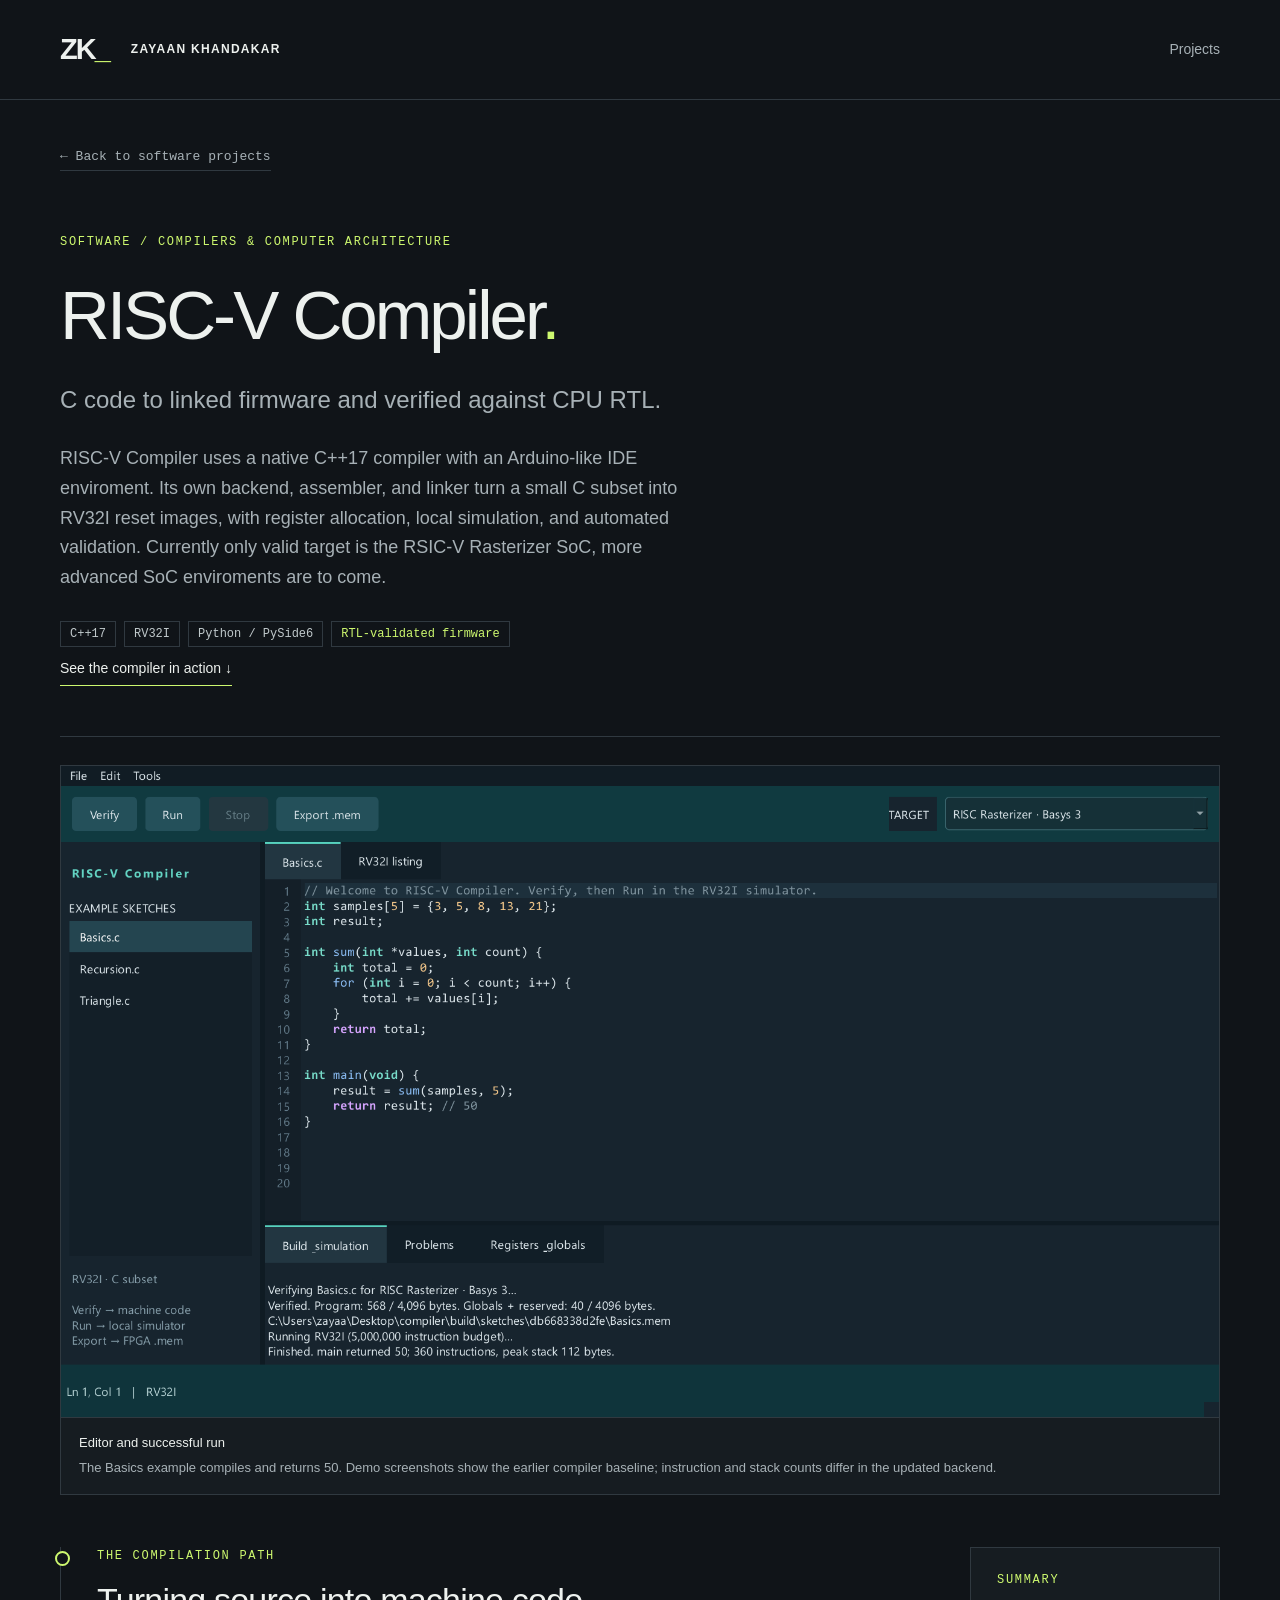
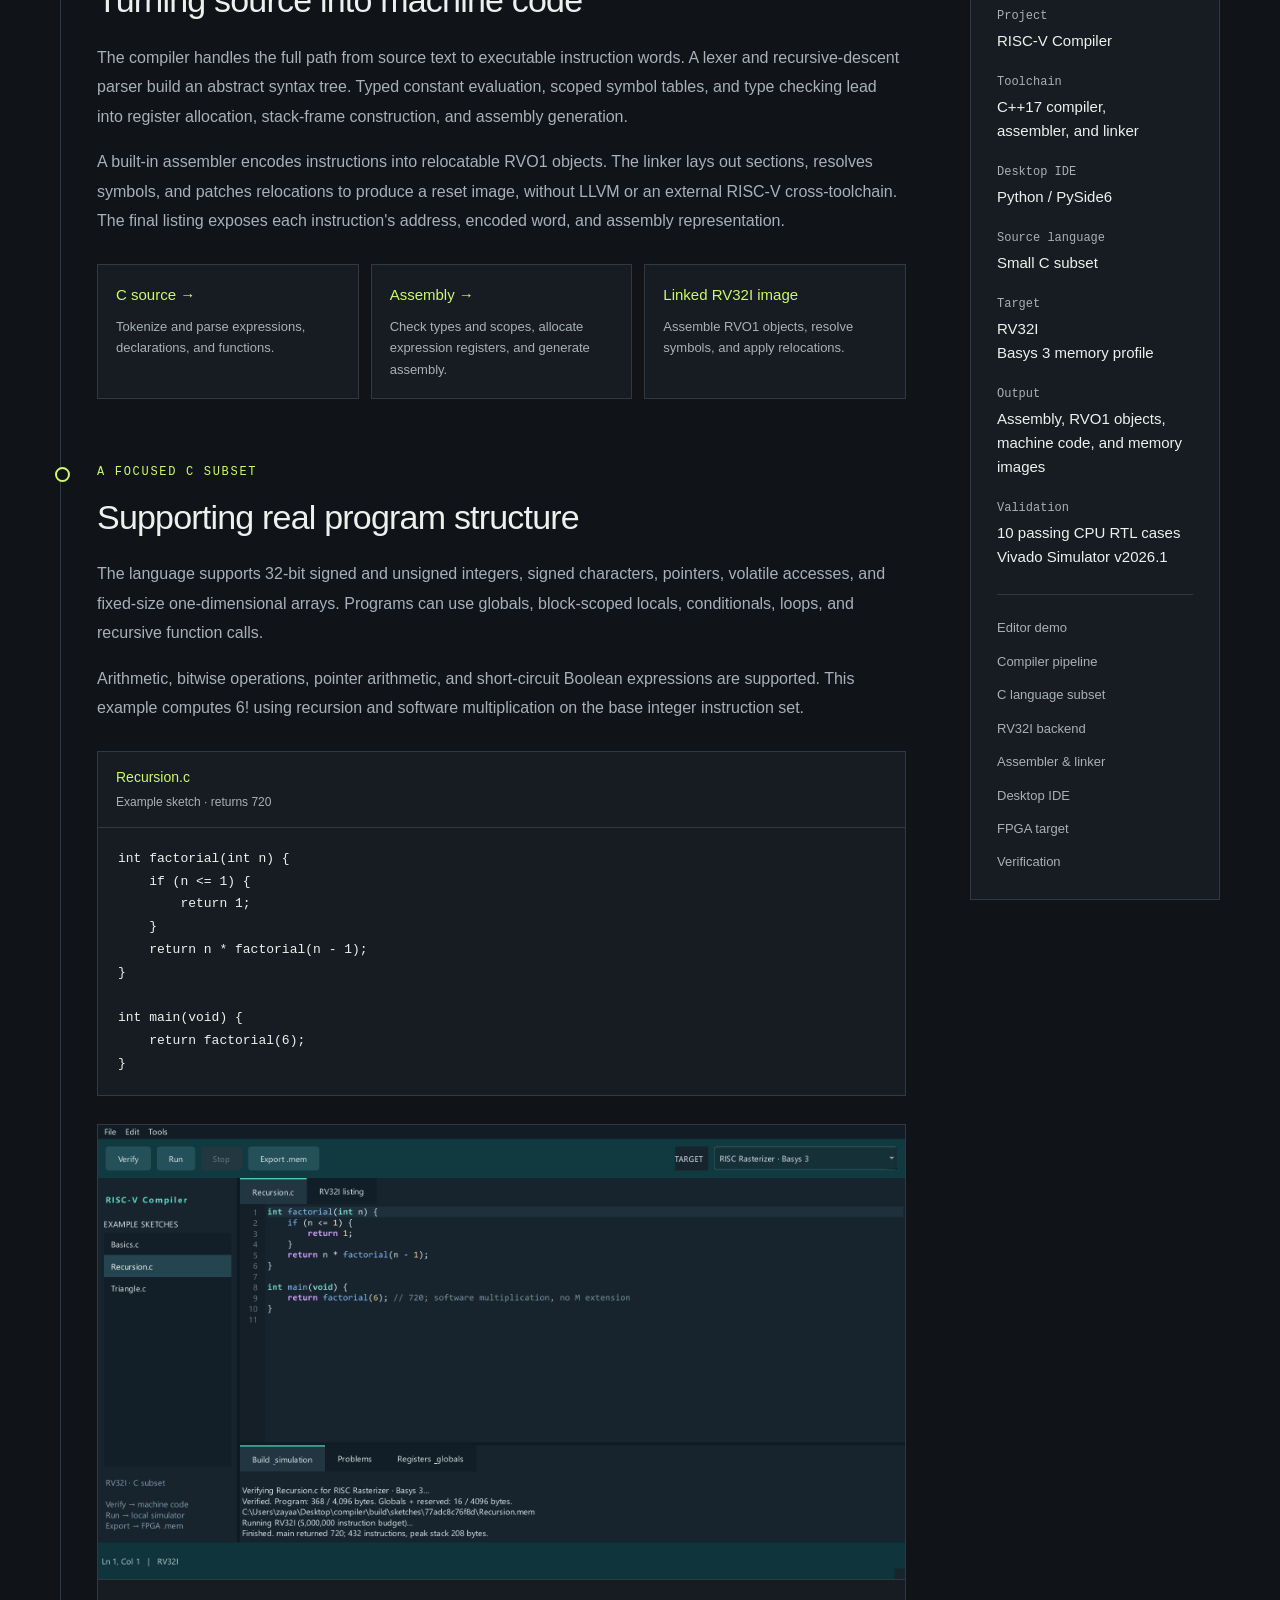
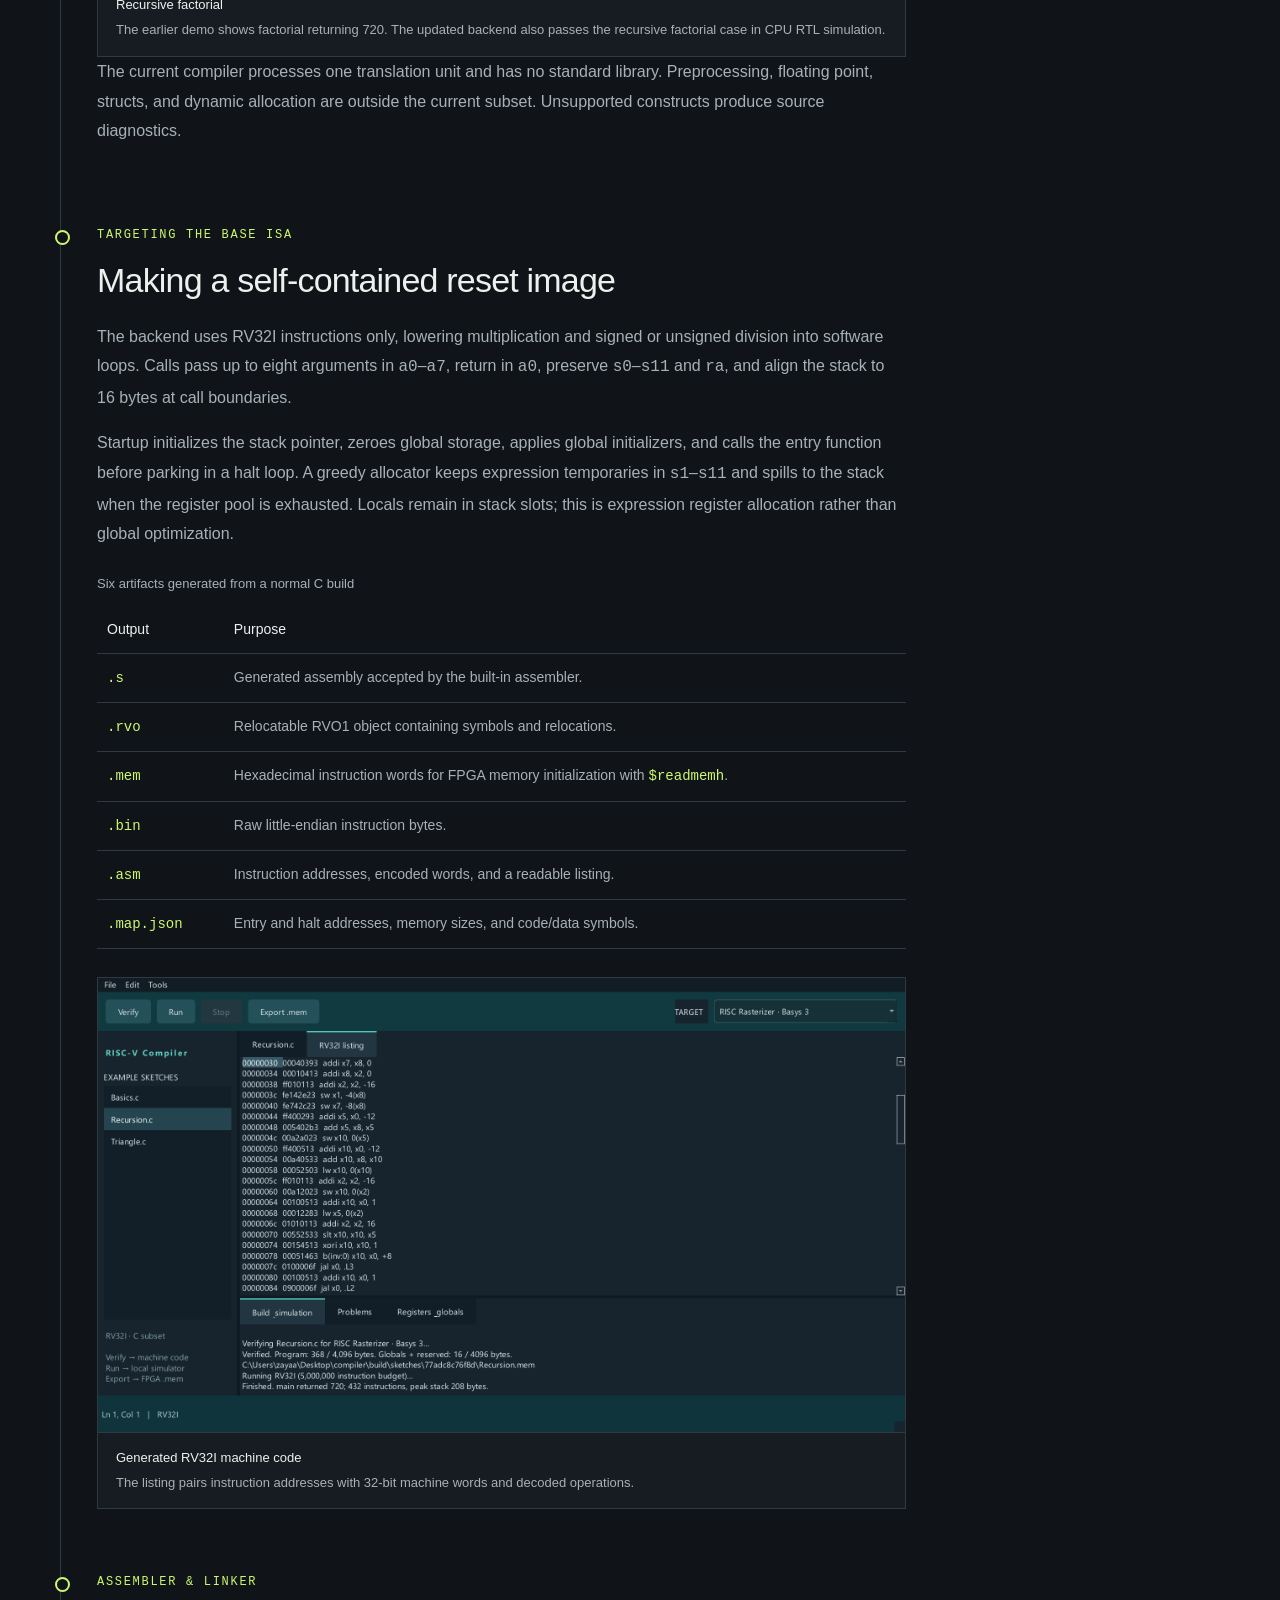
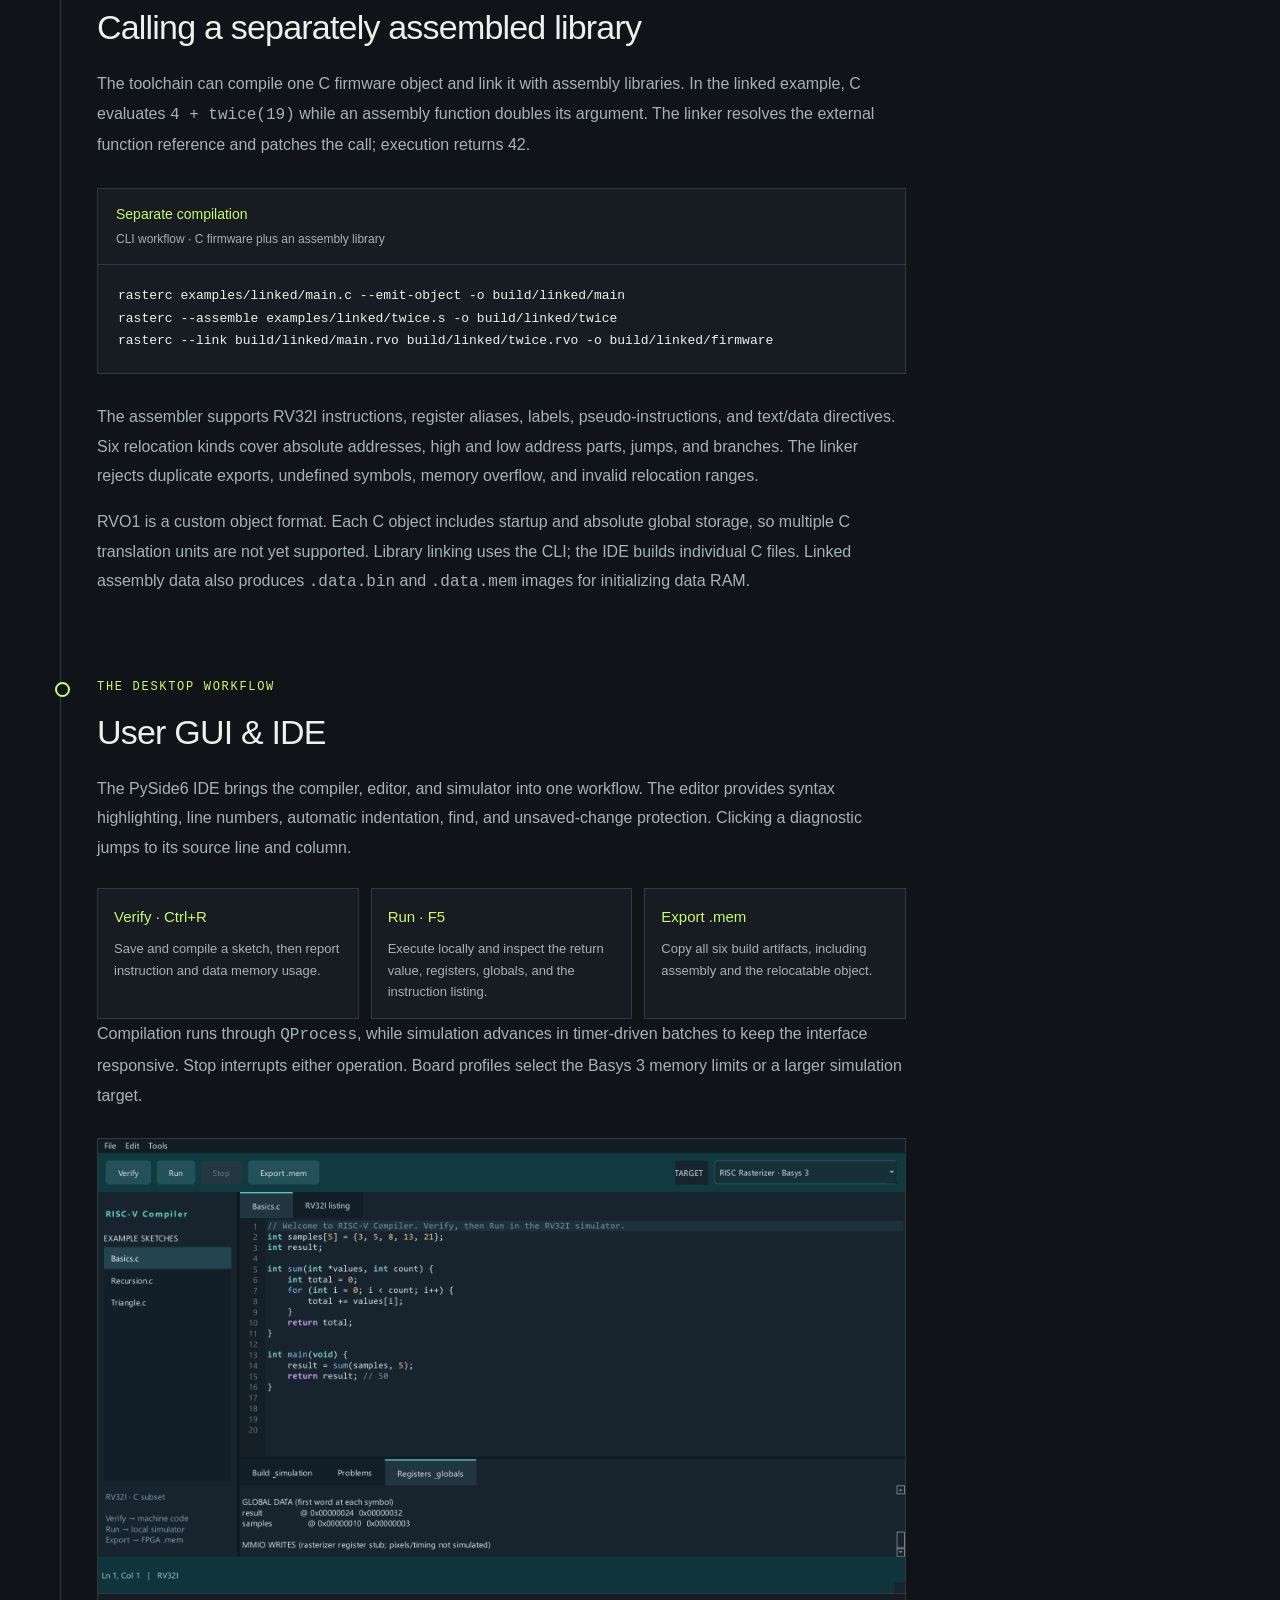
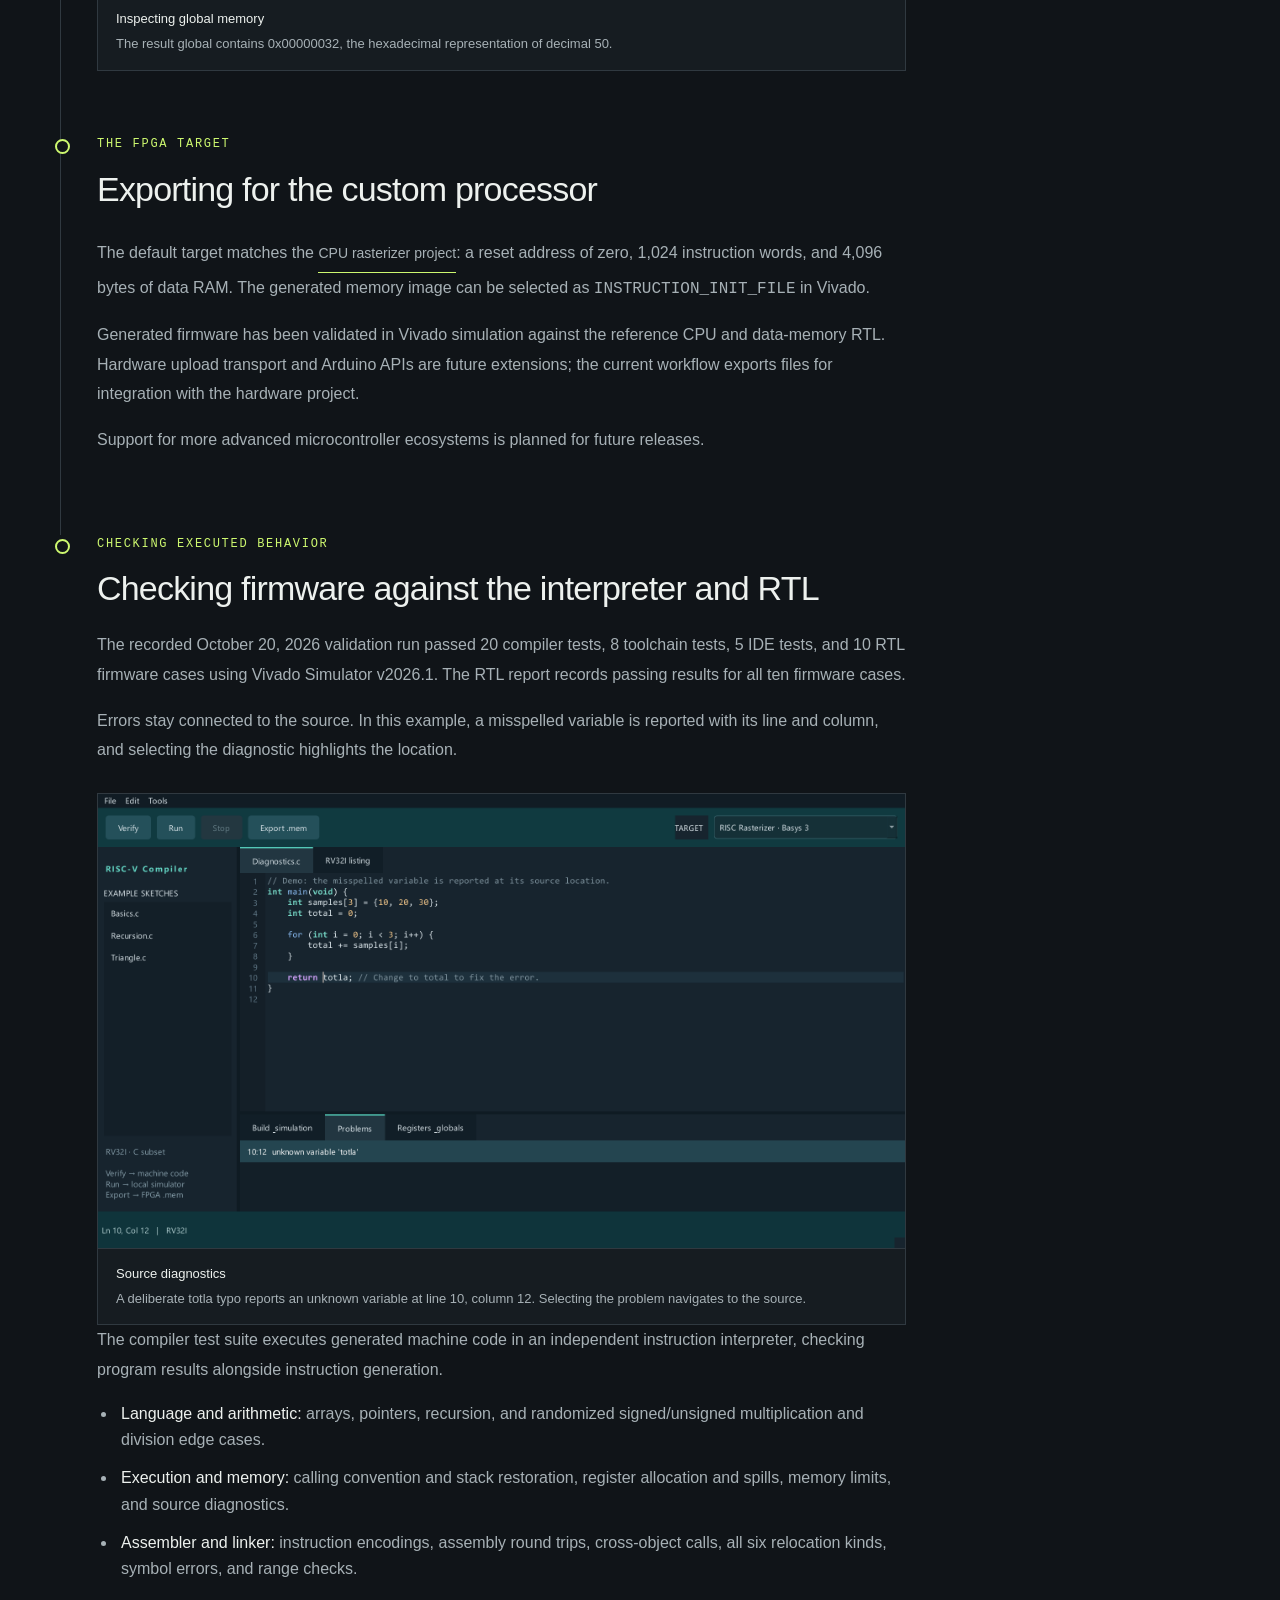
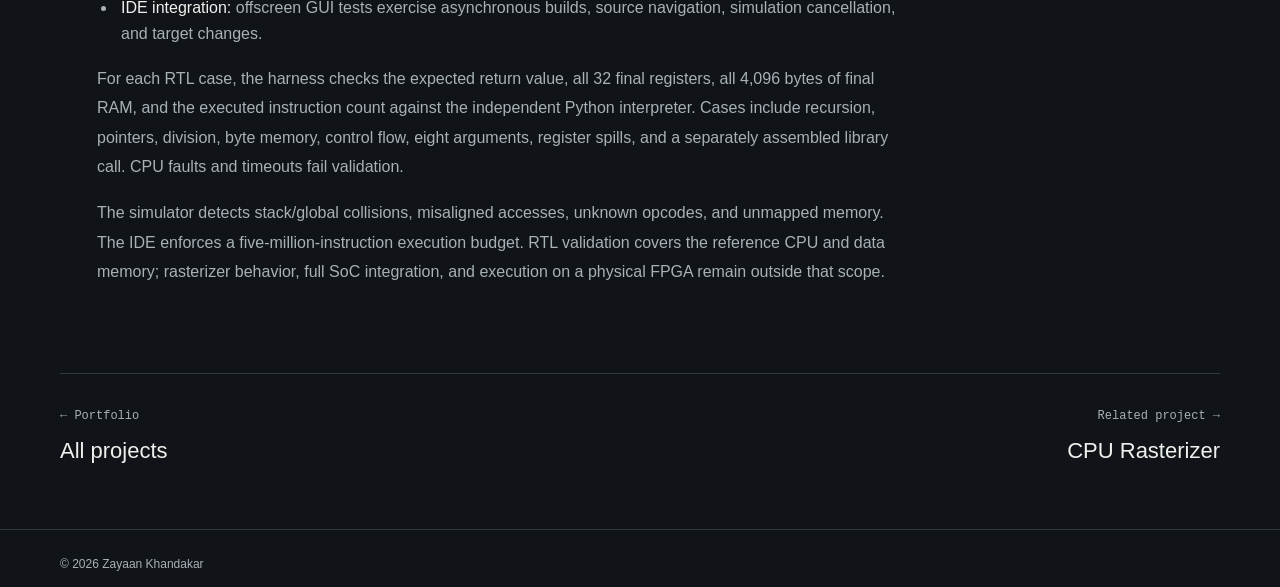
<file: projects/risc-v-compiler.html>
<!doctype html>
<html lang="en">
<head>
    <meta charset="utf-8">
    <meta name="viewport" content="width=device-width,initial-scale=1">
    <meta name="description" content="RISC-V Compiler: a C++17 compiler, assembler, and linker targeting RV32I, with register allocation, a PySide6 IDE, and firmware validated against CPU RTL.">
    <meta name="theme-color" content="#101418">
    <title>RISC-V Compiler | Zayaan Khandakar</title>
    <link rel="icon" href="../assets/favicon.svg" type="image/svg+xml">
    <link rel="stylesheet" href="../assets/style.css">
    <link rel="stylesheet" href="../assets/project-story.css">
    <link rel="stylesheet" href="../assets/project-technical.css">
    <link rel="stylesheet" href="../assets/compiler.css">
</head>
<body>
    <a class="skip" href="#main">Skip to content</a>
    <header>
        <a class="brand" href="../index.html" aria-label="Zayaan Khandakar home">
            <span class="monogram">ZK<span>_</span></span><span>ZAYAAN KHANDAKAR</span>
        </a>
        <nav aria-label="Main navigation"><a href="../index.html#projects">Projects</a></nav>
    </header>
    <main id="main" class="detail story-project compiler-project">
        <a class="back" href="../index.html#software">&larr; Back to software projects</a>
        <section class="detail-hero" aria-labelledby="project-title">
            <p class="eyebrow">SOFTWARE / COMPILERS &amp; COMPUTER ARCHITECTURE</p>
            <h1 id="project-title">RISC-V Compiler<span class="accent">.</span></h1>
            <p class="subtitle">C code to linked firmware and verified against CPU RTL.</p>
            <p class="project-summary">RISC-V Compiler uses a native C++17 compiler with an Arduino-like
                IDE enviroment. Its own backend, assembler, and linker turn a small C subset into RV32I
                reset images, with register allocation, local simulation, and automated validation. Currently 
                only valid target is the RSIC-V Rasterizer SoC, more advanced SoC enviroments are to come. 
               </p>
            <div class="tags" aria-label="Project technologies and status">
                <span>C++17</span><span>RV32I</span><span>Python / PySide6</span>
                <span class="detail-status">RTL-validated firmware</span>
            </div>
            <a class="text-link" href="#demo">See the compiler in action &darr;</a>
        </section>
        <figure id="demo" class="project-media">
                        <a href="../assets/RISC_V_Compiler/01-editor-and-successful-run.png" aria-label="Open full-size editor and successful run screenshot">
                            <img src="../assets/RISC_V_Compiler/01-editor-and-successful-run.png" width="1920" height="1080"
                                alt="RISC-V Compiler IDE showing Basics.c with an array-summing function and a successful simulation returning 50" decoding="async">
                        </a>
                        <figcaption><span>Editor and successful run</span>The Basics example compiles and returns 50. Demo screenshots show the earlier compiler baseline; instruction and stack counts differ in the updated backend.</figcaption>
                    </figure>
        <div class="detail-body">
            <article class="project-story" aria-label="RISC-V Compiler development story">
                <section class="story-entry" aria-labelledby="pipeline">
                    <p class="eyebrow">THE COMPILATION PATH</p>
                    <h2 id="pipeline">Turning source into machine code</h2>
                    <p>The compiler handles the full path from source text to executable instruction words.
                        A lexer and recursive-descent parser build an abstract syntax tree. Typed constant
                        evaluation, scoped symbol tables, and type checking lead into register allocation,
                        stack-frame construction, and assembly generation.</p>
                    <p>A built-in assembler encodes instructions into relocatable RVO1 objects. The linker
                        lays out sections, resolves symbols, and patches relocations to produce a reset
                        image, without LLVM or an external RISC-V cross-toolchain. The final listing
                        exposes each instruction's address, encoded word, and assembly representation.</p>
                    <ol class="signal-flow" aria-label="Compilation stages">
                        <li><strong>C source &rarr;</strong><span>Tokenize and parse expressions, declarations, and functions.</span></li>
                        <li><strong>Assembly &rarr;</strong><span>Check types and scopes, allocate expression registers, and generate assembly.</span></li>
                        <li><strong>Linked RV32I image</strong><span>Assemble RVO1 objects, resolve symbols, and apply relocations.</span></li>
                    </ol>
                </section>
                <section class="story-entry" aria-labelledby="language">
                    <p class="eyebrow">A FOCUSED C SUBSET</p>
                    <h2 id="language">Supporting real program structure</h2>
                    <p>The language supports 32-bit signed and unsigned integers, signed characters,
                        pointers, volatile accesses, and fixed-size one-dimensional arrays. Programs can
                        use globals, block-scoped locals, conditionals, loops, and recursive function calls.</p>
                    <p>Arithmetic, bitwise operations, pointer arithmetic, and short-circuit Boolean
                        expressions are supported. This example computes 6! using recursion and software
                        multiplication on the base integer instruction set.</p>
                    <figure class="compiler-code">
                        <figcaption>Recursion.c <span>Example sketch &middot; returns 720</span></figcaption>
                        <pre tabindex="0" aria-label="Recursive factorial example in C"><code>int factorial(int n) {
    if (n &lt;= 1) {
        return 1;
    }
    return n * factorial(n - 1);
}

int main(void) {
    return factorial(6);
}</code></pre>
                    </figure>

                    <figure class="project-media">
                        <a href="../assets/RISC_V_Compiler/03-recursion.png" aria-label="Open full-size recursive factorial screenshot">
                            <img src="../assets/RISC_V_Compiler/03-recursion.png" width="1920" height="1080"
                                alt="Recursion.c in the IDE with factorial source and simulation output showing return value 720" loading="lazy" decoding="async">
                        </a>
                        <figcaption><span>Recursive factorial</span>The earlier demo shows factorial returning 720. The updated backend also passes the recursive factorial case in CPU RTL simulation.</figcaption>
                    </figure>
                    <p>The current compiler processes one translation unit and has no standard library.
                        Preprocessing, floating point, structs, and dynamic allocation are outside the
                        current subset. Unsupported constructs produce source diagnostics.</p>
                </section>
                <section class="story-entry" aria-labelledby="backend">
                    <p class="eyebrow">TARGETING THE BASE ISA</p>
                    <h2 id="backend">Making a self-contained reset image</h2>
                    <p>The backend uses RV32I instructions only, lowering multiplication and signed or
                        unsigned division into software loops. Calls pass up to eight arguments in
                        <code>a0</code>&ndash;<code>a7</code>, return in <code>a0</code>, preserve
                        <code>s0</code>&ndash;<code>s11</code> and <code>ra</code>, and align the stack to 16 bytes at call boundaries.</p>
                    <p>Startup initializes the stack pointer, zeroes global storage, applies global
                        initializers, and calls the entry function before parking in a halt loop.
                        A greedy allocator keeps expression temporaries in <code>s1</code>&ndash;<code>s11</code>
                        and spills to the stack when the register pool is exhausted. Locals remain in
                        stack slots; this is expression register allocation rather than global optimization.</p>
                    <table class="register-map">
                        <caption>Six artifacts generated from a normal C build</caption>
                        <thead><tr><th scope="col">Output</th><th scope="col">Purpose</th></tr></thead>
                        <tbody>
                            <tr><td><code>.s</code></td><td>Generated assembly accepted by the built-in assembler.</td></tr>
                            <tr><td><code>.rvo</code></td><td>Relocatable RVO1 object containing symbols and relocations.</td></tr>
                            <tr><td><code>.mem</code></td><td>Hexadecimal instruction words for FPGA memory initialization with <code>$readmemh</code>.</td></tr>
                            <tr><td><code>.bin</code></td><td>Raw little-endian instruction bytes.</td></tr>
                            <tr><td><code>.asm</code></td><td>Instruction addresses, encoded words, and a readable listing.</td></tr>
                            <tr><td><code>.map.json</code></td><td>Entry and halt addresses, memory sizes, and code/data symbols.</td></tr>
                        </tbody>
                    </table>
                    <figure class="project-media">
                        <a href="../assets/RISC_V_Compiler/04-rv32i-machine-code.png" aria-label="Open full-size generated rv32i machine code screenshot">
                            <img src="../assets/RISC_V_Compiler/04-rv32i-machine-code.png" width="1920" height="1080"
                                alt="RV32I listing tab displaying addresses, hexadecimal instruction words, and decoded instructions for Recursion.c" loading="lazy" decoding="async">
                        </a>
                        <figcaption><span>Generated RV32I machine code</span>The listing pairs instruction addresses with 32-bit machine words and decoded operations.</figcaption>
                    </figure>
                </section>
                <section class="story-entry" aria-labelledby="linker">
                    <p class="eyebrow">ASSEMBLER &amp; LINKER</p>
                    <h2 id="linker">Calling a separately assembled library</h2>
                    <p>The toolchain can compile one C firmware object and link it with assembly
                        libraries. In the linked example, C evaluates <code>4 + twice(19)</code> while
                        an assembly function doubles its argument. The linker resolves the external
                        function reference and patches the call; execution returns 42.</p>
                    <figure class="compiler-code">
                        <figcaption>Separate compilation <span>CLI workflow &middot; C firmware plus an assembly library</span></figcaption>
                        <pre tabindex="0" aria-label="Commands to compile, assemble, and link firmware"><code>rasterc examples/linked/main.c --emit-object -o build/linked/main
rasterc --assemble examples/linked/twice.s -o build/linked/twice
rasterc --link build/linked/main.rvo build/linked/twice.rvo -o build/linked/firmware</code></pre>
                    </figure>
                    <p>The assembler supports RV32I instructions, register aliases, labels,
                        pseudo-instructions, and text/data directives. Six relocation kinds cover
                        absolute addresses, high and low address parts, jumps, and branches. The linker
                        rejects duplicate exports, undefined symbols, memory overflow, and invalid relocation ranges.</p>
                    <p>RVO1 is a custom object format. Each C object includes startup and absolute global
                        storage, so multiple C translation units are not yet supported. Library linking
                        uses the CLI; the IDE builds individual C files. Linked assembly data also produces
                        <code>.data.bin</code> and <code>.data.mem</code> images for initializing data RAM.</p>
                </section>
                <section class="story-entry" aria-labelledby="ide">
                    <p class="eyebrow">THE DESKTOP WORKFLOW</p>
                    <h2 id="ide">User GUI & IDE</h2>
                    <p>The PySide6 IDE brings the compiler, editor, and simulator into one workflow.
                        The editor provides syntax highlighting, line numbers, automatic indentation, find,
                        and unsaved-change protection. Clicking a diagnostic jumps to its source line and column.</p>
                    <div class="architecture-notes" aria-label="IDE workflow">
                        <div><h3>Verify &middot; Ctrl+R</h3><p>Save and compile a sketch, then report instruction and data memory usage.</p></div>
                        <div><h3>Run &middot; F5</h3><p>Execute locally and inspect the return value, registers, globals, and the instruction listing.</p></div>
                        <div><h3>Export .mem</h3><p>Copy all six build artifacts, including assembly and the relocatable object.</p></div>
                    </div>
                    <p>Compilation runs through <code>QProcess</code>, while simulation advances in
                        timer-driven batches to keep the interface responsive. Stop interrupts either
                        operation. Board profiles select the Basys 3 memory limits or a larger simulation target.</p>
                    <figure class="project-media">
                        <a href="../assets/RISC_V_Compiler/02-global-memory.png" aria-label="Open full-size inspecting global memory screenshot">
                            <img src="../assets/RISC_V_Compiler/02-global-memory.png" width="1920" height="1080"
                                alt="Registers and globals tab showing result at address 0x00000024 with value 0x00000032" loading="lazy" decoding="async">
                        </a>
                        <figcaption><span>Inspecting global memory</span>The result global contains 0x00000032, the hexadecimal representation of decimal 50.</figcaption>
                    </figure>
                </section>
                <section class="story-entry" aria-labelledby="hardware">
                    <p class="eyebrow">THE FPGA TARGET</p>
                    <h2 id="hardware">Exporting for the custom processor</h2>
                    <p>The default target matches the <a class="text-link" href="cpu-rasterizer.html">CPU
                        rasterizer project</a>: a reset address of zero, 1,024 instruction words, and
                        4,096 bytes of data RAM. The generated memory image can be selected as
                        <code>INSTRUCTION_INIT_FILE</code> in Vivado.</p>
                    <p>Generated firmware has been validated in Vivado simulation against the reference
                        CPU and data-memory RTL. Hardware upload transport and Arduino APIs are future extensions; the current workflow exports files
                        for integration with the hardware project.</p>
                    <p>Support for more advanced microcontroller ecosystems is planned for future releases.</p>
                </section>
                <section class="story-entry" aria-labelledby="verification">
                    <p class="eyebrow">CHECKING EXECUTED BEHAVIOR</p>
                    <h2 id="verification">Checking firmware against the interpreter and RTL</h2>
                    <p>The recorded October 20, 2026 validation run passed 20 compiler tests,
                        8 toolchain tests, 5 IDE tests, and 10 RTL firmware cases using Vivado Simulator
                        v2026.1. The RTL report records passing results for all ten firmware cases.</p>
                    <p>Errors stay connected to the source. In this example, a misspelled variable is
                        reported with its line and column, and selecting the diagnostic highlights the location.</p>
                    <figure class="project-media">
                        <a href="../assets/RISC_V_Compiler/06-source-diagnostics.png" aria-label="Open full-size source diagnostics screenshot">
                            <img src="../assets/RISC_V_Compiler/06-source-diagnostics.png" width="1920" height="1080"
                                alt="Problems panel reporting unknown variable totla at 10:12 with the misspelled return expression selected in the editor" loading="lazy" decoding="async">
                        </a>
                        <figcaption><span>Source diagnostics</span>A deliberate totla typo reports an unknown variable at line 10, column 12. Selecting the problem navigates to the source.</figcaption>
                    </figure>
                    <p>The compiler test suite executes generated machine code in an independent
                        instruction interpreter, checking program results alongside instruction generation.</p>
                    <ul class="verification-list">
                        <li><strong>Language and arithmetic:</strong> arrays, pointers, recursion, and randomized
                            signed/unsigned multiplication and division edge cases.</li>
                        <li><strong>Execution and memory:</strong> calling convention and stack restoration,
                            register allocation and spills, memory limits, and source diagnostics.</li>
                        <li><strong>Assembler and linker:</strong> instruction encodings, assembly round trips,
                            cross-object calls, all six relocation kinds, symbol errors, and range checks.</li>
                        <li><strong>IDE integration:</strong> offscreen GUI tests exercise asynchronous builds,
                            source navigation, simulation cancellation, and target changes.</li>
                    </ul>
                    <p>For each RTL case, the harness checks the expected return value, all 32 final
                        registers, all 4,096 bytes of final RAM, and the executed instruction count
                        against the independent Python interpreter. Cases include recursion, pointers,
                        division, byte memory, control flow, eight arguments, register spills, and a
                        separately assembled library call. CPU faults and timeouts fail validation.</p>
                    <p>The simulator detects stack/global collisions, misaligned accesses, unknown opcodes,
                        and unmapped memory. The IDE enforces a five-million-instruction execution budget.
                        RTL validation covers the reference CPU and data memory; rasterizer behavior,
                        full SoC integration, and execution on a physical FPGA remain outside that scope.</p>
                </section>
            </article>
            <aside class="story-sidebar" aria-labelledby="project-details">
                <h2 id="project-details" class="eyebrow">SUMMARY</h2>
                <dl>
                    <dt>Project</dt><dd>RISC-V Compiler</dd>
                    <dt>Toolchain</dt><dd>C++17 compiler,<br>assembler, and linker</dd>
                    <dt>Desktop IDE</dt><dd>Python / PySide6</dd>
                    <dt>Source language</dt><dd>Small C subset</dd>
                    <dt>Target</dt><dd>RV32I<br>Basys 3 memory profile</dd>
                    <dt>Output</dt><dd>Assembly, RVO1 objects,<br>machine code, and memory images</dd>
                    <dt>Validation</dt><dd>10 passing CPU RTL cases<br>Vivado Simulator v2026.1</dd>
                </dl>
                <nav class="story-nav" aria-label="Project sections">
                    <a href="#demo">Editor demo</a>
                    <a href="#pipeline">Compiler pipeline</a>
                    <a href="#language">C language subset</a>
                    <a href="#backend">RV32I backend</a>
                    <a href="#linker">Assembler &amp; linker</a>
                    <a href="#ide">Desktop IDE</a>
                    <a href="#hardware">FPGA target</a>
                    <a href="#verification">Verification</a>
                </nav>
            </aside>
        </div>
        <nav class="project-pagination" aria-label="Project navigation">
            <a href="../index.html#projects"><span>&larr; Portfolio</span><strong>All projects</strong></a>
            <a href="cpu-rasterizer.html"><span>Related project &rarr;</span><strong>CPU Rasterizer</strong></a>
        </nav>
    </main>
    <footer><span>&copy; 2026 Zayaan Khandakar</span></footer>
    <!-- Cloudflare Web Analytics --><script defer src='https://static.cloudflareinsights.com/beacon.min.js' data-cf-beacon='{"token": "0dc039c1345f4ae7b51e51132cb0a4e8"}'></script><!-- End Cloudflare Web Analytics -->
</body>
</html>
</file>
<file: assets/style.css>
:root {
    color-scheme: dark;
    --bg: #101418;
    --panel: #161c21;
    --line: #303940;
    --text: #edf1ee;
    --muted: #a7b1b6;
    --accent: #cdf86f
}

* {
    box-sizing: border-box
}

html {
    scroll-behavior: smooth;
    scroll-padding-top: 100px
}

body {
    margin: 0;
    background: var(--bg);
    color: var(--text);
    font-family: Arial, Helvetica, sans-serif;
    font-size: 16px;
    line-height: 1.65
}

a {
    color: inherit;
    text-decoration: none
}

button {
    font: inherit
}

a,
button {
    -webkit-tap-highlight-color: transparent
}

a:focus-visible,
button:focus-visible {
    outline: 2px solid var(--accent);
    outline-offset: 6px
}

header,
main,
footer {
    max-width: 1320px;
    margin: auto;
    padding-left: 60px;
    padding-right: 60px
}

header {
    height: 100px;
    display: flex;
    align-items: center;
    justify-content: space-between;
    border-bottom: 1px solid var(--line);
    gap: 24px
}

.brand {
    display: flex;
    align-items: center;
    gap: 22px;
    font-size: 12px;
    letter-spacing: 1.3px;
    font-weight: 700
}

.monogram {
    font-size: 29px;
    letter-spacing: -2px
}

.monogram span {
    color: var(--accent)
}

nav {
    display: flex;
    gap: 32px
}

header nav a {
    font-size: 14px;
    color: var(--muted)
}

nav a:hover,
.text-link:hover {
    color: var(--accent)
}

.hero {
    display: grid;
    grid-template-columns: 1.2fr 1fr;
    gap: 55px;
    padding: 92px 0 74px;
    align-items: center
}

.eyebrow {
    font-family: monospace;
    font-size: 12px;
    letter-spacing: 1.7px;
    color: var(--accent);
    margin: 0 0 25px
}

h1,
h2,
h3,
h4,
p {
    margin-top: 0
}

h1 {
    font-size: clamp(40px, 5.4vw, 72px);
    font-weight: 500;
    line-height: 1.09;
    letter-spacing: -3px;
    margin-bottom: 26px
}

h1 em {
    font-style: normal;
    color: var(--accent)
}

.lead {
    font-size: 18px;
    color: var(--muted);
    max-width: 490px;
    line-height: 1.8;
    margin-bottom: 30px
}

.button {
    background: var(--accent);
    color: #18200e;
    padding: 13px 20px;
    display: inline-flex;
    align-items: center;
    justify-content: center;
    gap: 32px;
    font-size: 14px;
    font-weight: 700;
    border: 1px solid var(--accent);
    transition: background .2s
}

.button:hover {
    background: #e0ffa5
}

.button span {
    border-left: 1px solid #8aab45;
    padding-left: 20px;
    font-family: monospace
}

.hero-lab {
    background: var(--panel);
    border: 1px solid var(--line);
    padding: 21px 24px 14px;
    min-width: 0
}

.lab-top,
.lab-bottom {
    display: flex;
    justify-content: space-between;
    align-items: center;
    gap: 12px;
    font-size: 12px;
    font-family: monospace;
    color: var(--muted)
}

.lab-top {
    letter-spacing: 1px
}

.lab-top span:last-child {
    color: var(--accent)
}

canvas {
    display: block;
    width: 100%;
    height: 265px
}

.lab-bottom {
    border-top: 1px solid var(--line);
    padding-top: 14px
}

.lab-bottom button {
    background: none;
    border: 0;
    color: var(--accent);
    font-family: monospace;
    font-size: 12px;
    cursor: pointer;
    padding: 6px
}

.lab-caption {
    font-size: 12px;
    color: var(--muted);
    margin: 14px 0 0
}

.discipline-strip {
    border-top: 1px solid var(--line);
    border-bottom: 1px solid var(--line);
    display: flex;
    justify-content: space-between;
    padding: 21px 0;
    gap: 20px;
    color: var(--muted);
    font-family: monospace;
    font-size: 13px
}

.projects {
    padding-top: 92px
}

.section-heading {
    display: flex;
    align-items: end;
    justify-content: space-between;
    gap: 30px;
    margin-bottom: 32px
}

.section-heading .eyebrow {
    margin-bottom: 14px
}

h2 {
    font-size: 42px;
    line-height: 1.15;
    letter-spacing: -1.5px;
    font-weight: 500;
    margin-bottom: 0
}

.accent {
    color: var(--accent)
}

.section-heading>p {
    font-size: 14px;
    color: var(--muted);
    margin-bottom: 4px
}

.category-nav {
    border-bottom: 1px solid var(--line);
    gap: 28px;
    padding-bottom: 22px;
    flex-wrap: wrap
}

.category-nav a {
    font-size: 14px
}

.category-nav span {
    margin-left: 10px;
    color: var(--muted);
    font: 12px monospace
}

.category {
    padding-top: 45px
}

.category-title {
    display: flex;
    align-items: center;
    gap: 18px;
    margin-bottom: 18px
}

.category-title>span {
    font: 12px monospace;
    color: var(--accent)
}

h3 {
    font-size: 20px;
    font-weight: 500;
    margin: 0
}

.project-grid {
    display: grid;
    grid-template-columns: 1fr 1fr;
    gap: 20px
}

.project-card {
    border: 1px solid var(--line);
    background: var(--panel);
    transition: border-color .2s, transform .2s
}

.project-card:hover {
    border-color: #718448;
    transform: translateY(-3px)
}

.card-link {
    display: flex;
    flex-direction: column;
    padding: 27px 30px;
    height: 100%
}

.card-top {
    display: flex;
    justify-content: space-between;
    gap: 20px;
    margin-bottom: 27px;
    font: 12px monospace
}

.project-number {
    color: var(--accent)
}

.status {
    color: var(--muted)
}

h4 {
    font-size: 29px;
    font-weight: 500;
    letter-spacing: -.7px;
    line-height: 1.2;
    margin-bottom: 16px
}

.project-card p {
    font-size: 16px;
    color: var(--muted);
    margin-bottom: 24px;
    max-width: 460px
}

.tags {
    display: flex;
    gap: 8px;
    flex-wrap: wrap;
    margin-top: auto
}

.tags span {
    font: 12px monospace;
    color: #c0c9cb;
    border: 1px solid var(--line);
    padding: 5px 9px
}

.card-bottom {
    border-top: 1px solid var(--line);
    display: flex;
    justify-content: space-between;
    align-items: center;
    margin-top: 25px;
    padding-top: 16px;
    font-size: 14px
}

.card-bottom span:last-child {
    font-size: 23px;
    color: var(--accent);
    line-height: 1
}

.featured-project {
    margin-top: 24px;
    padding: 30px;
    border: 1px solid #718448;
    background: var(--panel);
}

.featured-project .section-heading {
    padding-bottom: 24px;
    border-bottom: 1px solid var(--line);
    margin-bottom: 24px;
}

.featured-project .project-card {
    background: var(--bg);
}

.featured-link {
    display: grid;
    grid-template-columns: repeat(2, minmax(0, 1fr));
    align-items: center;
}

.featured-image {
    display: block;
    width: 100%;
    height: auto;
}

.featured-name {
    font-size: 29px;
    letter-spacing: -.7px;
    line-height: 1.2;
    margin-bottom: 16px;
}

@media (max-width: 700px) {
    .featured-project {
        padding: 20px;
    }

    .featured-link {
        grid-template-columns: 1fr;
    }
}

.about {
    margin-top: 95px;
    padding: 65px 0 85px;
    border-top: 1px solid var(--line);
    display: grid;
    grid-template-columns: 1fr 1.4fr;
    gap: 90px
}

.about.about-intro {
    margin-top: 0;
    padding: 40px 0 32px;
    border-top: 0;
}

.about p:not(.eyebrow) {
    color: var(--muted)
}

.about p.about-lead {
    font-size: 24px;
    line-height: 1.5;
    color: var(--text)
}

.text-link {
    display: inline-block;
    border-bottom: 1px solid var(--accent);
    font-size: 14px;
    padding-bottom: 5px;
    margin-top: 10px
}

footer {
    border-top: 1px solid var(--line);
    display: flex;
    justify-content: space-between;
    gap: 25px;
    padding-top: 25px;
    padding-bottom: 30px;
    font-size: 12px;
    color: var(--muted)
}

.contact-footer {
    display: block;
    margin-top: 64px;
    padding-top: 40px;
}

.contact-main {
    display: grid;
    grid-template-columns: 1fr auto;
    align-items: end;
    gap: 32px;
    padding-bottom: 32px;
}

.contact-main .eyebrow {
    margin-bottom: 14px;
}

.contact-main h2 {
    color: var(--text);
}

.contact-main p:not(.eyebrow) {
    margin: 18px 0 0;
    font-size: 16px;
}

.contact-links {
    flex-wrap: wrap;
    gap: 24px;
}

.contact-bottom {
    display: flex;
    flex-wrap: wrap;
    align-items: center;
    justify-content: space-between;
    gap: 16px;
    border-top: 1px solid var(--line);
    padding-top: 24px;
}

.contact-bottom .text-link {
    margin-top: 0;
    font-size: 12px;
}

@media (max-width: 700px) {
    .contact-main {
        grid-template-columns: 1fr;
        gap: 20px;
    }
}

.skip {
    position: fixed;
    left: 16px;
    top: -100px;
    background: var(--accent);
    color: var(--bg);
    padding: 12px;
    z-index: 10
}

.skip:focus {
    top: 10px
}

.detail {
    padding-top: 42px
}

.back {
    font: 13px monospace;
    color: var(--muted);
    border-bottom: 1px solid var(--line);
    padding-bottom: 6px
}

.detail-hero {
    padding: 65px 0 50px;
    border-bottom: 1px solid var(--line)
}

.detail-hero h1 {
    max-width: 1000px
}

.subtitle {
    font-size: 24px;
    color: var(--muted);
    margin-bottom: 25px
}

.tags .detail-status {
    color: var(--accent)
}

.detail-body {
    display: grid;
    grid-template-columns: 1fr 300px;
    gap: 90px;
    padding: 52px 0 70px
}

.intro {
    font-size: 23px;
    line-height: 1.6
}

.writeup {
    margin-top: 40px
}

.writeup h2 {
    font-size: 25px;
    letter-spacing: -.4px;
    margin-bottom: 15px
}

.writeup p {
    color: var(--muted);
    line-height: 1.85
}

aside {
    align-self: start;
    padding: 26px;
    background: var(--panel);
    border: 1px solid var(--line)
}

aside .eyebrow {
    margin-bottom: 22px
}

dl {
    margin: 0 0 25px
}

dt {
    color: var(--muted);
    font: 12px monospace;
    margin-bottom: 6px
}

dd {
    margin: 0 0 22px;
    font-size: 15px;
    line-height: 1.6
}

aside .button {
    width: 100%
}

.pipeline {
    display: flex;
    flex-wrap: wrap;
    gap: 10px;
    padding: 25px 0 0
}

.pipeline>div {
    flex: 1 1 110px;
    padding: 14px;
    border: 1px solid var(--line);
    font: 13px monospace;
    line-height: 1.6;
    min-height: 90px;
    background: var(--panel)
}

.pipeline span {
    display: block;
    color: var(--accent);
    font-size: 12px;
    margin-bottom: 10px
}

.diagram-caption {
    font: 12px monospace;
    color: var(--muted);
    margin-top: 13px
}

.project-pagination {
    border-top: 1px solid var(--line);
    padding: 35px 0 60px;
    justify-content: space-between;
    gap: 30px
}

.project-pagination a {
    max-width: 46%
}

.project-pagination a:last-child {
    text-align: right
}

.project-pagination span {
    display: block;
    color: var(--muted);
    font: 12px monospace;
    margin-bottom: 10px
}

.project-pagination strong {
    font-size: 22px;
    font-weight: 500
}

@media(min-width:1500px) {
    .hero {
        padding-top: 110px;
        padding-bottom: 100px
    }
}

@media(max-width:1000px) {

    header,
    main,
    footer {
        padding-left: 30px;
        padding-right: 30px
    }

    .hero {
        gap: 30px
    }

    .hero h1 {
        font-size: 52px
    }

    .brand>span:last-child {
        display: none
    }

    .detail-body {
        gap: 40px;
        grid-template-columns: 1fr 260px
    }

    .category-nav {
        gap: 18px
    }

    .about {
        gap: 45px
    }

    .discipline-strip {
        font-size: 12px
    }
}

@media(max-width:700px) {

    header,
    main,
    footer {
        padding-left: 22px;
        padding-right: 22px
    }

    header {
        height: 80px
    }

    header nav {
        gap: 22px
    }

    .hero {
        grid-template-columns: 1fr;
        padding-top: 52px;
        padding-bottom: 38px;
        gap: 38px
    }

    .hero h1 {
        font-size: 48px;
        letter-spacing: -2px
    }

    .hero .lead {
        font-size: 17px
    }

    .hero-lab {
        padding: 18px
    }

    canvas {
        height: 220px
    }

    .discipline-strip {
        display: grid;
        grid-template-columns: 1fr 1fr;
        gap: 12px
    }

    .projects {
        padding-top: 55px
    }

    .section-heading {
        align-items: start;
        flex-direction: column;
        gap: 15px
    }

    h2 {
        font-size: 36px
    }

    .category-nav {
        gap: 14px 24px
    }

    .category-nav a {
        font-size: 13px
    }

    .category {
        padding-top: 34px
    }

    .project-grid {
        grid-template-columns: 1fr
    }

    .card-link {
        padding: 24px
    }

    h4 {
        font-size: 27px
    }

    .about {
        grid-template-columns: 1fr;
        gap: 30px;
        margin-top: 60px;
        padding: 45px 0
    }

    .about p.about-lead {
        font-size: 21px
    }

    footer {
        flex-direction: column;
        gap: 8px
    }

    .detail {
        padding-top: 28px
    }

    .detail-hero {
        padding: 45px 0 35px
    }

    .detail-hero h1 {
        font-size: 44px;
        letter-spacing: -2px;
        overflow-wrap: anywhere
    }

    .subtitle {
        font-size: 21px
    }

    .detail-body {
        grid-template-columns: 1fr;
        gap: 32px;
        padding: 35px 0 45px
    }

    .intro {
        font-size: 20px
    }

    .project-pagination strong {
        font-size: 18px
    }

    .pipeline>div {
        flex-basis: 95px
    }

    .eyebrow {
        font-size: 12px;
        letter-spacing: 1px
    }
}

@media(prefers-reduced-motion:reduce) {
    html {
        scroll-behavior: auto
    }

    * {
        transition: none !important
    }
}


.hero {
  grid-template-columns: repeat(2, minmax(0, 1fr));
  align-items: start;
}

.hero > .hero-copy {
  min-width: 0;
}

.hero .hero-lab {
  padding: 21px 24px 14px;
}

.hero #cube,
.hero #sierpinski {
  width: 100%;
  max-width: none;
  height: 265px;
  margin: 0;
}

.sierpinski-panel {
  margin-bottom: 28px;
}

.hero .lab-bottom {
  justify-content: flex-end;
}

@media (max-width: 700px) {
  .hero {
    grid-template-columns: 1fr;
  }

  .hero #cube,
  .hero #sierpinski {
    height: 265px;
  }
}

.hero .hero-lab {
  display: grid;
  grid-template-rows: 265px 56px;
  gap: 0;
  height: auto;
  min-height: 0;
  padding: 21px 24px 14px;
}

.hero #cube,
.hero #sierpinski {
  display: block;
  width: 100%;
  height: 265px;
  margin: 0;
}

.hero .hero-lab .lab-bottom {
  display: flex;
  align-items: center;
  justify-content: flex-end;
  height: 56px;
  min-height: 0;
  margin: 0;
  padding: 0;
  border-top: 1px solid #303940;
}

/* Remove leftover header and caption spacing. */
.hero .hero-lab .lab-top,
.hero .hero-lab .lab-caption {
  display: none;
}

@media (max-width: 700px) {
  .hero .hero-lab {
    grid-template-rows: 220px 56px;
  }

  .hero #cube,
  .hero #sierpinski {
    height: 220px;
  }
}

.hero {
  padding-bottom: 24px;
}

.projects {
  padding-top: 24px;
}
</file>
<file: assets/project-story.css>
/* Shared project pages: a continuous story with unnumbered milestones. */
.story-project .project-summary {
    max-width: 660px;
    color: var(--muted);
    font-size: 18px;
    margin-bottom: 28px;
}

.story-project .detail-body {
    grid-template-columns: minmax(0, 1fr) 250px;
    gap: 64px;
}

.project-story {
    min-width: 0;
}

.story-entry {
    position: relative;
    border-left: 1px solid var(--line);
    padding: 0 0 64px 36px;
}

.story-entry::before {
    content: "";
    position: absolute;
    top: 4px;
    left: -6px;
    width: 11px;
    height: 11px;
    border: 2px solid var(--accent);
    border-radius: 50%;
    background: var(--bg);
}

.story-entry:last-child {
    padding-bottom: 0;
    border-left-color: transparent;
}

.story-entry-current::before {
    background: var(--accent);
    box-shadow: 0 0 0 5px rgba(205, 248, 111, .08);
}

.story-entry .eyebrow {
    margin-bottom: 15px;
}

.story-entry h2 {
    font-size: clamp(25px, 3vw, 34px);
    letter-spacing: -.8px;
    margin-bottom: 22px;
}

.story-entry > p:not(.eyebrow) {
    color: var(--muted);
    line-height: 1.85;
}

.architecture-notes {
    display: grid;
    grid-template-columns: repeat(3, minmax(0, 1fr));
    gap: 12px;
    margin-top: 26px;
}

.architecture-notes > div {
    padding: 16px;
    background: var(--panel);
    border: 1px solid var(--line);
}

.architecture-notes h3 {
    font-size: 15px;
    color: var(--accent);
    margin-bottom: 8px;
}

.architecture-notes p {
    color: var(--muted);
    font-size: 13px;
    margin: 0;
}

.project-media {
    margin: 28px 0 0;
    overflow: hidden;
    border: 1px solid var(--line);
    background: var(--panel);
}

.project-media a {
    display: block;
}

.project-media a:focus-visible {
    outline-offset: -3px;
}

.project-media img {
    display: block;
    width: 100%;
    height: auto;
    background: #000;
}

.project-media .demo-embed {
    display: block;
    width: 100%;
    aspect-ratio: 16 / 9;
    border: 0;
    background: #000;
}

.project-media .demo-embed:focus-visible {
    outline: 2px solid var(--accent);
    outline-offset: -3px;
}

.project-media figcaption {
    padding: 15px 18px;
    border-top: 1px solid var(--line);
    color: var(--muted);
    font-size: 13px;
    line-height: 1.6;
}

.project-media figcaption span {
    display: block;
    color: var(--text);
    margin-bottom: 4px;
}

.story-sidebar {
    position: sticky;
    top: 30px;
}

.story-nav {
    display: flex;
    flex-direction: column;
    gap: 12px;
    padding-top: 22px;
    border-top: 1px solid var(--line);
    font-size: 13px;
    color: var(--muted);
}

@media (max-width: 1000px) {
    .story-project .detail-body {
        gap: 32px;
        grid-template-columns: minmax(0, 1fr) 220px;
    }

    .architecture-notes {
        grid-template-columns: 1fr;
    }
}

@media (max-width: 700px) {
    .story-project .detail-body {
        grid-template-columns: minmax(0, 1fr);
        gap: 40px;
    }

    .story-entry {
        padding-left: 24px;
        padding-bottom: 44px;
    }

    .story-sidebar {
        position: static;
    }

    .project-media figcaption {
        padding: 12px;
    }
}
</file>
<file: assets/project-technical.css>
/* Technical diagrams and tables shared by the FPGA project pages. */
.signal-flow {
    display: grid;
    grid-template-columns: repeat(3, minmax(0, 1fr));
    gap: 12px;
    list-style: none;
    padding: 0;
    margin: 28px 0 0;
}

.signal-flow li {
    padding: 18px;
    border: 1px solid var(--line);
    background: var(--panel);
}

.signal-flow strong {
    display: block;
    color: var(--accent);
    font-size: 15px;
    font-weight: 500;
    margin-bottom: 8px;
}

.signal-flow span {
    display: block;
    color: var(--muted);
    font-size: 13px;
}

.register-map {
    width: 100%;
    border-collapse: collapse;
    margin-top: 24px;
    font-size: 14px;
    text-align: left;
}

.register-map caption {
    text-align: left;
    color: var(--muted);
    font-size: 13px;
    margin-bottom: 12px;
}

.register-map th,
.register-map td {
    border-bottom: 1px solid var(--line);
    padding: 12px 10px;
    vertical-align: top;
}

.register-map th {
    color: var(--text);
    font-weight: 500;
}

.register-map td {
    color: var(--muted);
}

.register-map code {
    color: var(--accent);
    white-space: nowrap;
}

.coverage-rule {
    background: var(--panel);
    border-left: 2px solid var(--accent);
    padding: 18px 20px;
    margin: 24px 0;
}

.coverage-rule code {
    display: block;
    font-size: 14px;
    overflow-wrap: anywhere;
}

.coverage-rule p {
    font-size: 13px;
    color: var(--muted);
    margin: 10px 0 0;
}

.verification-list {
    color: var(--muted);
    padding-left: 20px;
}

.verification-list li {
    padding-left: 4px;
    margin-bottom: 12px;
}

.verification-list strong {
    color: var(--text);
    font-weight: 500;
}

@media (max-width: 1000px) {
    .signal-flow {
        grid-template-columns: 1fr;
    }
}

@media (max-width: 700px) {
    .register-map {
        font-size: 12px;
    }

    .register-map th,
    .register-map td {
        padding: 10px 4px;
    }
}
</file>
<file: assets/compiler.css>
.compiler-code {
    margin: 28px 0;
    min-width: 0;
    border: 1px solid var(--line);
    background: var(--panel);
}

.compiler-code figcaption {
    padding: 14px 18px;
    border-bottom: 1px solid var(--line);
    color: var(--accent);
    font-size: 14px;
}

.compiler-code figcaption span {
    display: block;
    margin-top: 4px;
    color: var(--muted);
    font-size: 12px;
}

.compiler-code pre {
    margin: 0;
    padding: 20px;
    overflow-x: auto;
    color: var(--text);
    font-size: 13px;
    line-height: 1.75;
    tab-size: 4;
}

.compiler-project .story-entry > p code {
    overflow-wrap: anywhere;
}
</file>
